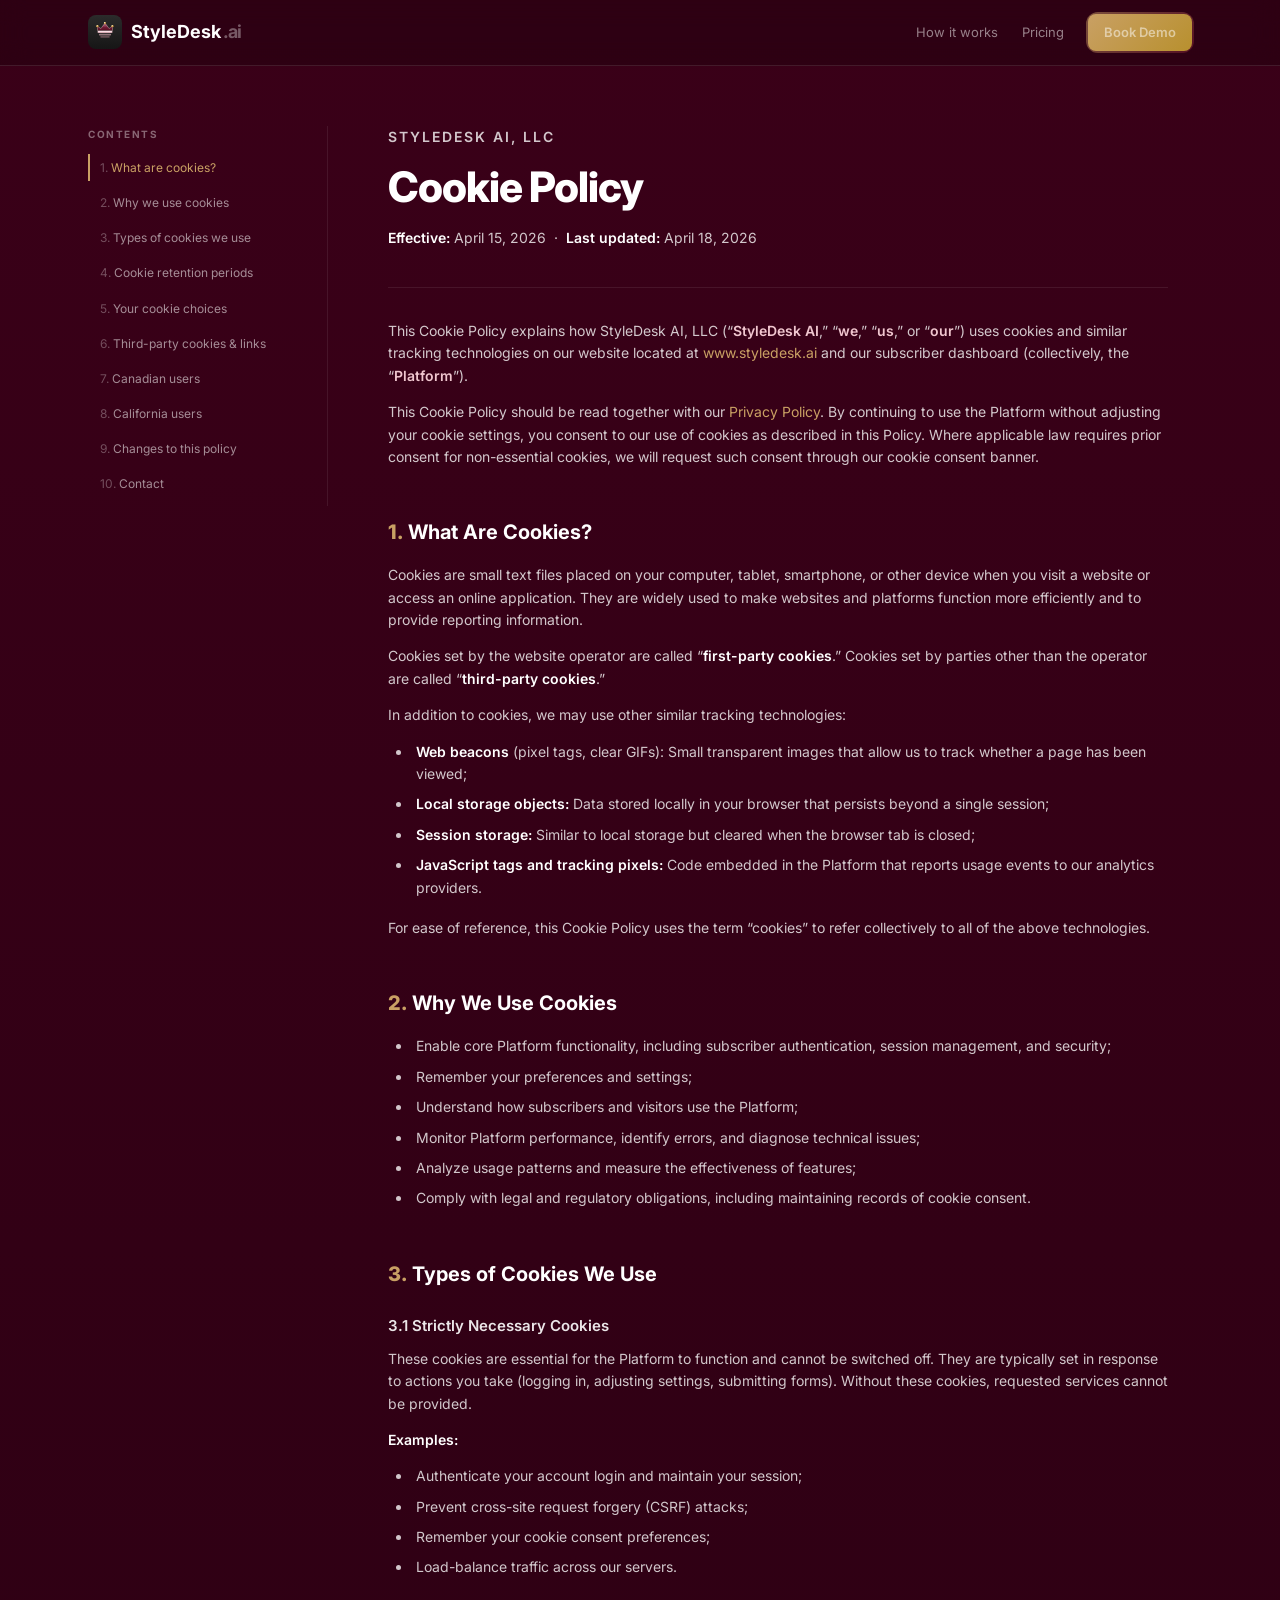
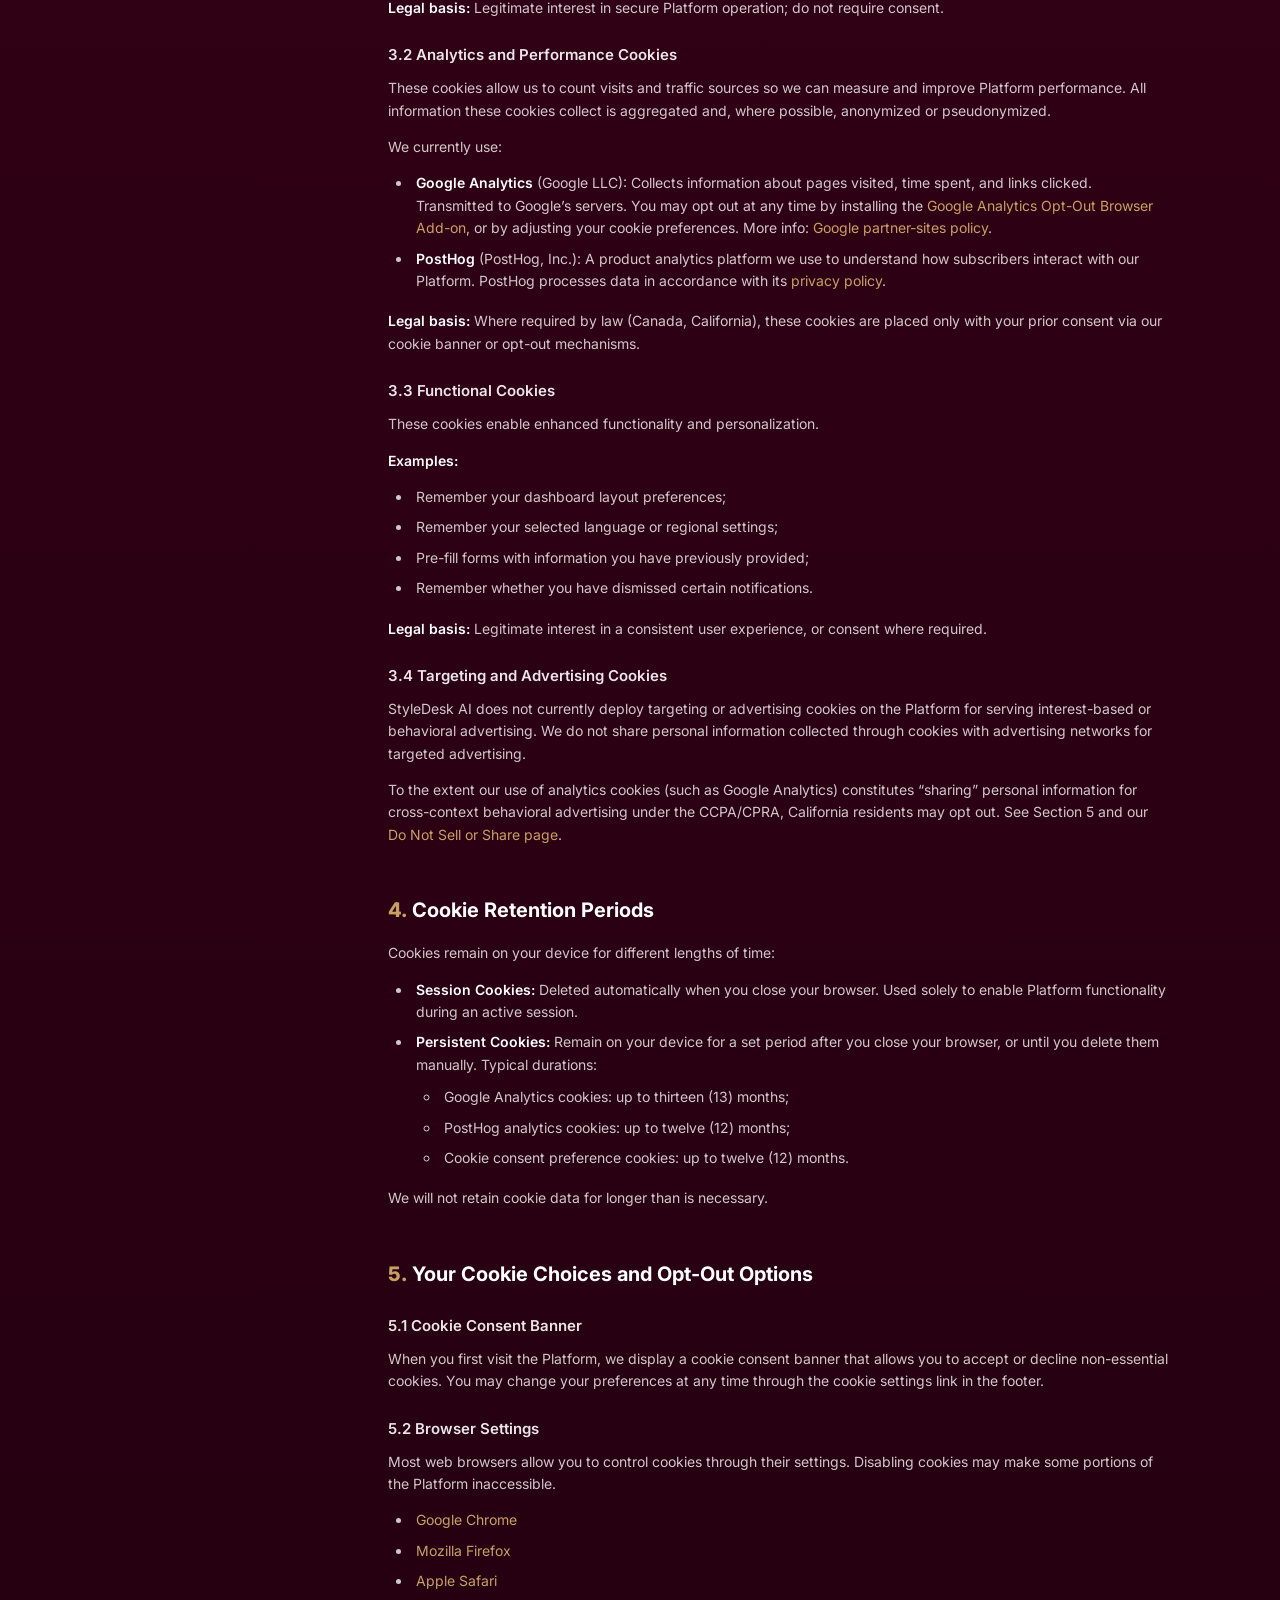
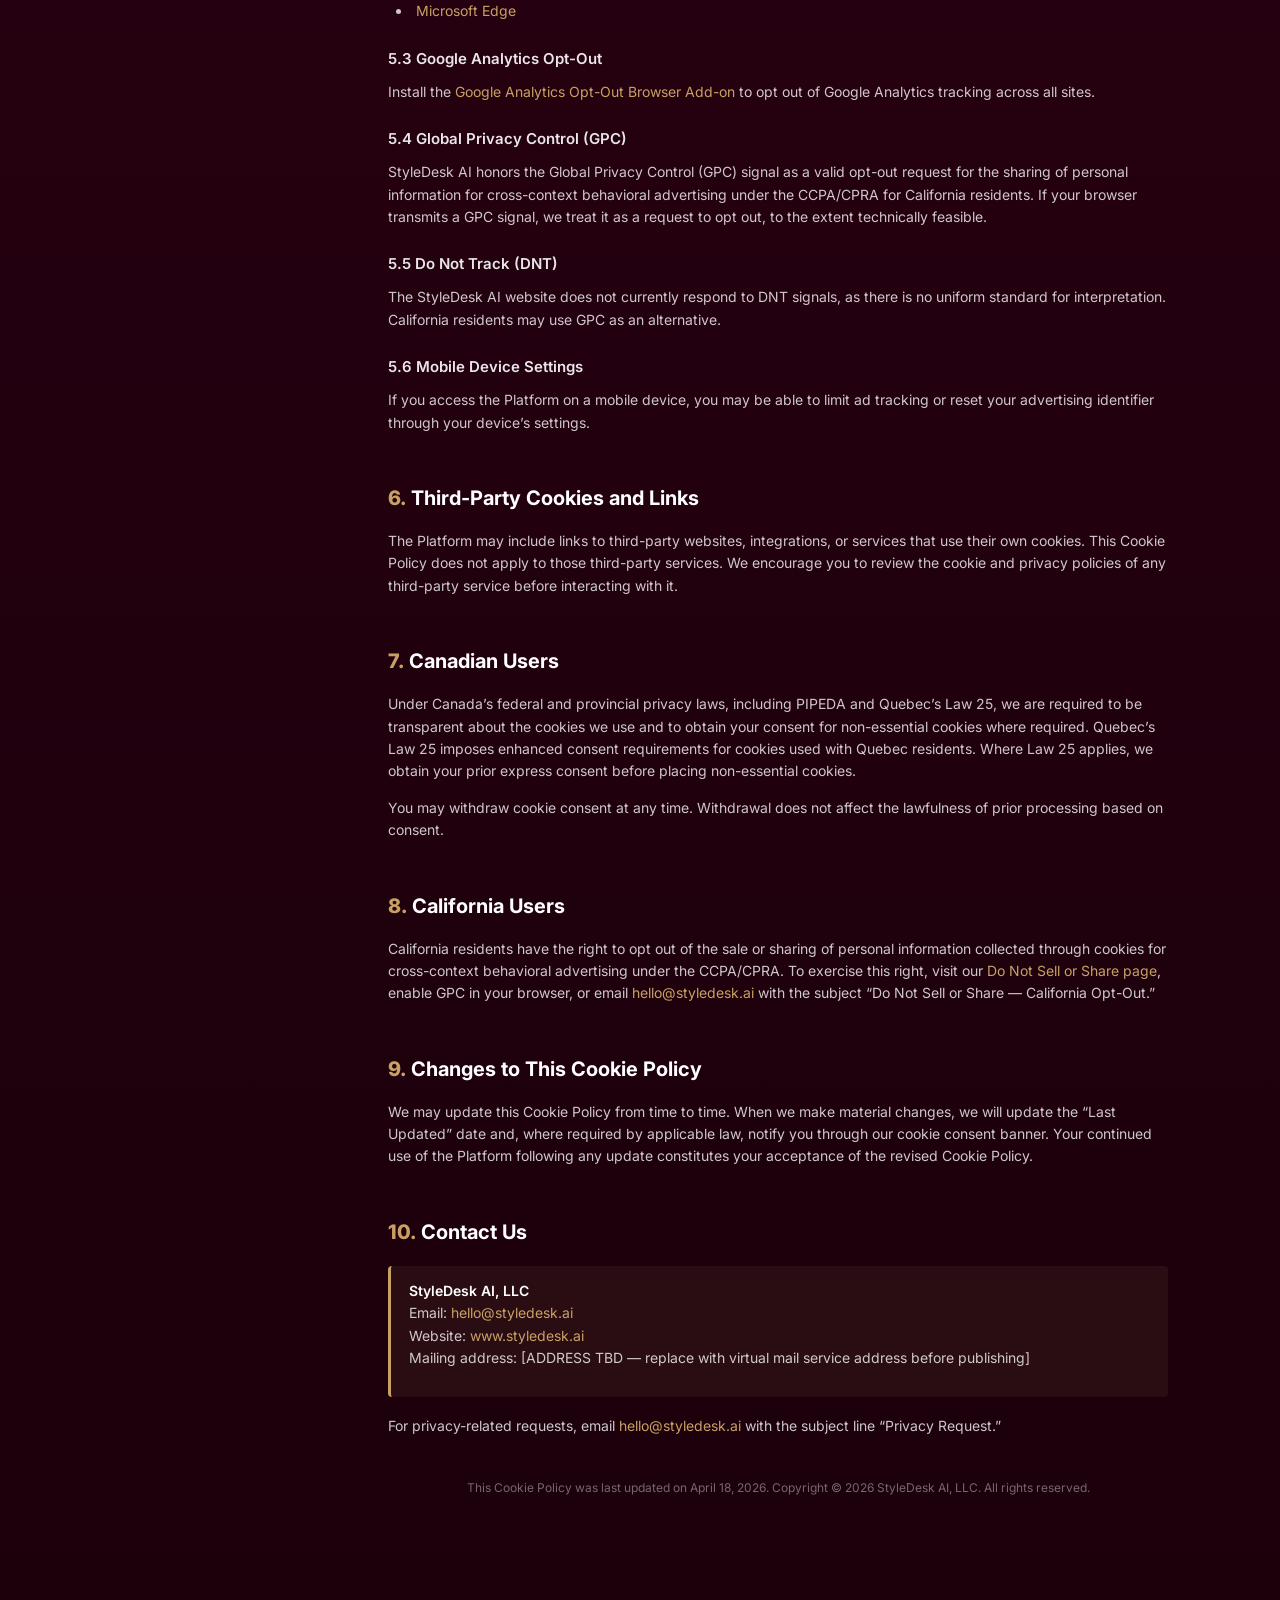
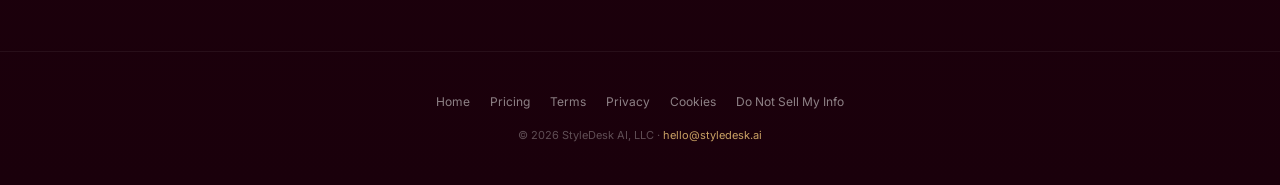
<file: cookies.html>
<!DOCTYPE html>
<html lang="en">
<head>
<meta charset="UTF-8"/>
<meta name="viewport" content="width=device-width, initial-scale=1.0"/>
<link rel="icon" type="image/svg+xml" href="/styledesk-logo.svg"/>
<link rel="icon" type="image/png" sizes="32x32" href="/styledesk-logo.png"/>
<link rel="apple-touch-icon" href="/styledesk-logo.png"/>
<title>Cookie Policy &mdash; StyleDesk.ai</title>
<link rel="preconnect" href="https://fonts.googleapis.com"/>
<link rel="preconnect" href="https://fonts.gstatic.com" crossorigin/>
<link href="https://fonts.googleapis.com/css2?family=Inter:wght@300;400;500;600;700;800;900&display=swap" rel="stylesheet"/>
<link rel="stylesheet" href="/legal.css"/>
</head>
<body>

<header class="site-nav">
  <div class="header-inner">
    <a href="/" class="logo">
      <img src="/styledesk-logo.svg" width="34" height="34" alt="" style="flex-shrink:0;margin-right:5px;display:block"/>
      StyleDesk<span>.ai</span>
    </a>
    <div class="header-nav">
      <a href="/#how">How it works</a>
      <a href="/#pricing">Pricing</a>
      <span class="btn-glow"><a href="https://meetings-na2.hubspot.com/tabish-akbar" target="_blank" rel="noopener noreferrer" class="header-btn">Book Demo</a></span>
    </div>
  </div>
</header>

<div class="legal-wrap">
  <aside class="toc" aria-label="Section navigation">
    <h3>Contents</h3>
    <ol>
      <li><a href="#s1">What are cookies?</a></li>
      <li><a href="#s2">Why we use cookies</a></li>
      <li><a href="#s3">Types of cookies we use</a></li>
      <li><a href="#s4">Cookie retention periods</a></li>
      <li><a href="#s5">Your cookie choices</a></li>
      <li><a href="#s6">Third-party cookies &amp; links</a></li>
      <li><a href="#s7">Canadian users</a></li>
      <li><a href="#s8">California users</a></li>
      <li><a href="#s9">Changes to this policy</a></li>
      <li><a href="#s10">Contact</a></li>
    </ol>
  </aside>

  <main class="legal-content">
    <div class="legal-header">
      <p class="legal-eyebrow">StyleDesk AI, LLC</p>
      <h1 class="legal-title">Cookie Policy</h1>
      <p class="legal-dates"><strong>Effective:</strong> April 15, 2026 &nbsp;&middot;&nbsp; <strong>Last updated:</strong> April 18, 2026</p>
    </div>

    <p>This Cookie Policy explains how StyleDesk AI, LLC (&ldquo;<span class="defined">StyleDesk AI</span>,&rdquo; &ldquo;<span class="defined">we</span>,&rdquo; &ldquo;<span class="defined">us</span>,&rdquo; or &ldquo;<span class="defined">our</span>&rdquo;) uses cookies and similar tracking technologies on our website located at <a href="/">www.styledesk.ai</a> and our subscriber dashboard (collectively, the &ldquo;<span class="defined">Platform</span>&rdquo;).</p>
    <p>This Cookie Policy should be read together with our <a href="/privacy.html">Privacy Policy</a>. By continuing to use the Platform without adjusting your cookie settings, you consent to our use of cookies as described in this Policy. Where applicable law requires prior consent for non-essential cookies, we will request such consent through our cookie consent banner.</p>

    <h2 id="s1">What Are Cookies?</h2>
    <p>Cookies are small text files placed on your computer, tablet, smartphone, or other device when you visit a website or access an online application. They are widely used to make websites and platforms function more efficiently and to provide reporting information.</p>
    <p>Cookies set by the website operator are called &ldquo;<strong>first-party cookies</strong>.&rdquo; Cookies set by parties other than the operator are called &ldquo;<strong>third-party cookies</strong>.&rdquo;</p>
    <p>In addition to cookies, we may use other similar tracking technologies:</p>
    <ul>
      <li><strong>Web beacons</strong> (pixel tags, clear GIFs): Small transparent images that allow us to track whether a page has been viewed;</li>
      <li><strong>Local storage objects:</strong> Data stored locally in your browser that persists beyond a single session;</li>
      <li><strong>Session storage:</strong> Similar to local storage but cleared when the browser tab is closed;</li>
      <li><strong>JavaScript tags and tracking pixels:</strong> Code embedded in the Platform that reports usage events to our analytics providers.</li>
    </ul>
    <p>For ease of reference, this Cookie Policy uses the term &ldquo;cookies&rdquo; to refer collectively to all of the above technologies.</p>

    <h2 id="s2">Why We Use Cookies</h2>
    <ul>
      <li>Enable core Platform functionality, including subscriber authentication, session management, and security;</li>
      <li>Remember your preferences and settings;</li>
      <li>Understand how subscribers and visitors use the Platform;</li>
      <li>Monitor Platform performance, identify errors, and diagnose technical issues;</li>
      <li>Analyze usage patterns and measure the effectiveness of features;</li>
      <li>Comply with legal and regulatory obligations, including maintaining records of cookie consent.</li>
    </ul>

    <h2 id="s3">Types of Cookies We Use</h2>
    <h3>3.1 Strictly Necessary Cookies</h3>
    <p>These cookies are essential for the Platform to function and cannot be switched off. They are typically set in response to actions you take (logging in, adjusting settings, submitting forms). Without these cookies, requested services cannot be provided.</p>
    <p><strong>Examples:</strong></p>
    <ul>
      <li>Authenticate your account login and maintain your session;</li>
      <li>Prevent cross-site request forgery (CSRF) attacks;</li>
      <li>Remember your cookie consent preferences;</li>
      <li>Load-balance traffic across our servers.</li>
    </ul>
    <p><strong>Legal basis:</strong> Legitimate interest in secure Platform operation; do not require consent.</p>

    <h3>3.2 Analytics and Performance Cookies</h3>
    <p>These cookies allow us to count visits and traffic sources so we can measure and improve Platform performance. All information these cookies collect is aggregated and, where possible, anonymized or pseudonymized.</p>
    <p>We currently use:</p>
    <ul>
      <li><strong>Google Analytics</strong> (Google LLC): Collects information about pages visited, time spent, and links clicked. Transmitted to Google&rsquo;s servers. You may opt out at any time by installing the <a href="https://tools.google.com/dlpage/gaoptout" target="_blank" rel="noopener">Google Analytics Opt-Out Browser Add-on</a>, or by adjusting your cookie preferences. More info: <a href="https://policies.google.com/technologies/partner-sites" target="_blank" rel="noopener">Google partner-sites policy</a>.</li>
      <li><strong>PostHog</strong> (PostHog, Inc.): A product analytics platform we use to understand how subscribers interact with our Platform. PostHog processes data in accordance with its <a href="https://posthog.com/privacy" target="_blank" rel="noopener">privacy policy</a>.</li>
    </ul>
    <p><strong>Legal basis:</strong> Where required by law (Canada, California), these cookies are placed only with your prior consent via our cookie banner or opt-out mechanisms.</p>

    <h3>3.3 Functional Cookies</h3>
    <p>These cookies enable enhanced functionality and personalization.</p>
    <p><strong>Examples:</strong></p>
    <ul>
      <li>Remember your dashboard layout preferences;</li>
      <li>Remember your selected language or regional settings;</li>
      <li>Pre-fill forms with information you have previously provided;</li>
      <li>Remember whether you have dismissed certain notifications.</li>
    </ul>
    <p><strong>Legal basis:</strong> Legitimate interest in a consistent user experience, or consent where required.</p>

    <h3>3.4 Targeting and Advertising Cookies</h3>
    <p>StyleDesk AI does not currently deploy targeting or advertising cookies on the Platform for serving interest-based or behavioral advertising. We do not share personal information collected through cookies with advertising networks for targeted advertising.</p>
    <p>To the extent our use of analytics cookies (such as Google Analytics) constitutes &ldquo;sharing&rdquo; personal information for cross-context behavioral advertising under the CCPA/CPRA, California residents may opt out. See Section 5 and our <a href="/do-not-sell.html">Do Not Sell or Share page</a>.</p>

    <h2 id="s4">Cookie Retention Periods</h2>
    <p>Cookies remain on your device for different lengths of time:</p>
    <ul>
      <li><strong>Session Cookies:</strong> Deleted automatically when you close your browser. Used solely to enable Platform functionality during an active session.</li>
      <li><strong>Persistent Cookies:</strong> Remain on your device for a set period after you close your browser, or until you delete them manually. Typical durations:
        <ul>
          <li>Google Analytics cookies: up to thirteen (13) months;</li>
          <li>PostHog analytics cookies: up to twelve (12) months;</li>
          <li>Cookie consent preference cookies: up to twelve (12) months.</li>
        </ul>
      </li>
    </ul>
    <p>We will not retain cookie data for longer than is necessary.</p>

    <h2 id="s5">Your Cookie Choices and Opt-Out Options</h2>
    <h3>5.1 Cookie Consent Banner</h3>
    <p>When you first visit the Platform, we display a cookie consent banner that allows you to accept or decline non-essential cookies. You may change your preferences at any time through the cookie settings link in the footer.</p>
    <h3>5.2 Browser Settings</h3>
    <p>Most web browsers allow you to control cookies through their settings. Disabling cookies may make some portions of the Platform inaccessible.</p>
    <ul>
      <li><a href="https://support.google.com/chrome/answer/95647" target="_blank" rel="noopener">Google Chrome</a></li>
      <li><a href="https://support.mozilla.org/en-US/kb/enable-and-disable-cookies-website-preferences" target="_blank" rel="noopener">Mozilla Firefox</a></li>
      <li><a href="https://support.apple.com/guide/safari/manage-cookies-sfri11471/mac" target="_blank" rel="noopener">Apple Safari</a></li>
      <li><a href="https://support.microsoft.com/en-us/microsoft-edge/delete-cookies-in-microsoft-edge" target="_blank" rel="noopener">Microsoft Edge</a></li>
    </ul>
    <h3>5.3 Google Analytics Opt-Out</h3>
    <p>Install the <a href="https://tools.google.com/dlpage/gaoptout" target="_blank" rel="noopener">Google Analytics Opt-Out Browser Add-on</a> to opt out of Google Analytics tracking across all sites.</p>
    <h3>5.4 Global Privacy Control (GPC)</h3>
    <p>StyleDesk AI honors the Global Privacy Control (GPC) signal as a valid opt-out request for the sharing of personal information for cross-context behavioral advertising under the CCPA/CPRA for California residents. If your browser transmits a GPC signal, we treat it as a request to opt out, to the extent technically feasible.</p>
    <h3>5.5 Do Not Track (DNT)</h3>
    <p>The StyleDesk AI website does not currently respond to DNT signals, as there is no uniform standard for interpretation. California residents may use GPC as an alternative.</p>
    <h3>5.6 Mobile Device Settings</h3>
    <p>If you access the Platform on a mobile device, you may be able to limit ad tracking or reset your advertising identifier through your device&rsquo;s settings.</p>

    <h2 id="s6">Third-Party Cookies and Links</h2>
    <p>The Platform may include links to third-party websites, integrations, or services that use their own cookies. This Cookie Policy does not apply to those third-party services. We encourage you to review the cookie and privacy policies of any third-party service before interacting with it.</p>

    <h2 id="s7">Canadian Users</h2>
    <p>Under Canada&rsquo;s federal and provincial privacy laws, including PIPEDA and Quebec&rsquo;s Law 25, we are required to be transparent about the cookies we use and to obtain your consent for non-essential cookies where required. Quebec&rsquo;s Law 25 imposes enhanced consent requirements for cookies used with Quebec residents. Where Law 25 applies, we obtain your prior express consent before placing non-essential cookies.</p>
    <p>You may withdraw cookie consent at any time. Withdrawal does not affect the lawfulness of prior processing based on consent.</p>

    <h2 id="s8">California Users</h2>
    <p>California residents have the right to opt out of the sale or sharing of personal information collected through cookies for cross-context behavioral advertising under the CCPA/CPRA. To exercise this right, visit our <a href="/do-not-sell.html">Do Not Sell or Share page</a>, enable GPC in your browser, or email <a href="mailto:hello@styledesk.ai">hello@styledesk.ai</a> with the subject &ldquo;Do Not Sell or Share &mdash; California Opt-Out.&rdquo;</p>

    <h2 id="s9">Changes to This Cookie Policy</h2>
    <p>We may update this Cookie Policy from time to time. When we make material changes, we will update the &ldquo;Last Updated&rdquo; date and, where required by applicable law, notify you through our cookie consent banner. Your continued use of the Platform following any update constitutes your acceptance of the revised Cookie Policy.</p>

    <h2 id="s10">Contact Us</h2>
    <div class="note">
      <p><strong>StyleDesk AI, LLC</strong><br>
      Email: <a href="mailto:hello@styledesk.ai">hello@styledesk.ai</a><br>
      Website: <a href="/">www.styledesk.ai</a><br>
      Mailing address: [ADDRESS TBD &mdash; replace with virtual mail service address before publishing]</p>
    </div>
    <p>For privacy-related requests, email <a href="mailto:hello@styledesk.ai">hello@styledesk.ai</a> with the subject line &ldquo;Privacy Request.&rdquo;</p>

    <p style="margin-top:40px; font-size: 12px; color: rgba(255,255,255,0.4); text-align: center;">This Cookie Policy was last updated on April 18, 2026. Copyright &copy; 2026 StyleDesk AI, LLC. All rights reserved.</p>
  </main>
</div>

<footer>
  <div class="footer-inner">
    <div class="footer-links">
      <a href="/">Home</a>
      <a href="/#pricing">Pricing</a>
      <a href="/terms.html">Terms</a>
      <a href="/privacy.html">Privacy</a>
      <a href="/cookies.html">Cookies</a>
      <a href="/do-not-sell.html">Do Not Sell My Info</a>
    </div>
    <div class="footer-contact">&copy; 2026 StyleDesk AI, LLC &middot; <a href="mailto:hello@styledesk.ai">hello@styledesk.ai</a></div>
  </div>
</footer>

<script>
  (function() {
    const links = document.querySelectorAll('.toc a');
    const sections = Array.from(document.querySelectorAll('.legal-content h2[id]'));
    function update() {
      const scroll = window.scrollY + 120;
      let current = sections[0]?.id;
      for (const s of sections) { if (s.offsetTop <= scroll) current = s.id; }
      links.forEach(a => { a.classList.toggle('active', a.getAttribute('href') === '#' + current); });
    }
    // Intercept TOC clicks: smooth-scroll without pushing to history, so
    // the browser back button leaves the page in one click (otherwise each
    // section jump adds a history entry that back has to step through).
    links.forEach(a => {
      a.addEventListener('click', function(e) {
        const href = a.getAttribute('href');
        if (!href || !href.startsWith('#')) return;
        const target = document.querySelector(href);
        if (!target) return;
        e.preventDefault();
        const y = target.getBoundingClientRect().top + window.scrollY - 90;
        window.scrollTo({ top: y, behavior: 'smooth' });
        history.replaceState(null, '', href);
      });
    });
    window.addEventListener('scroll', update, { passive: true });
    update();
  })();
</script>
</body>
</html>
</file>
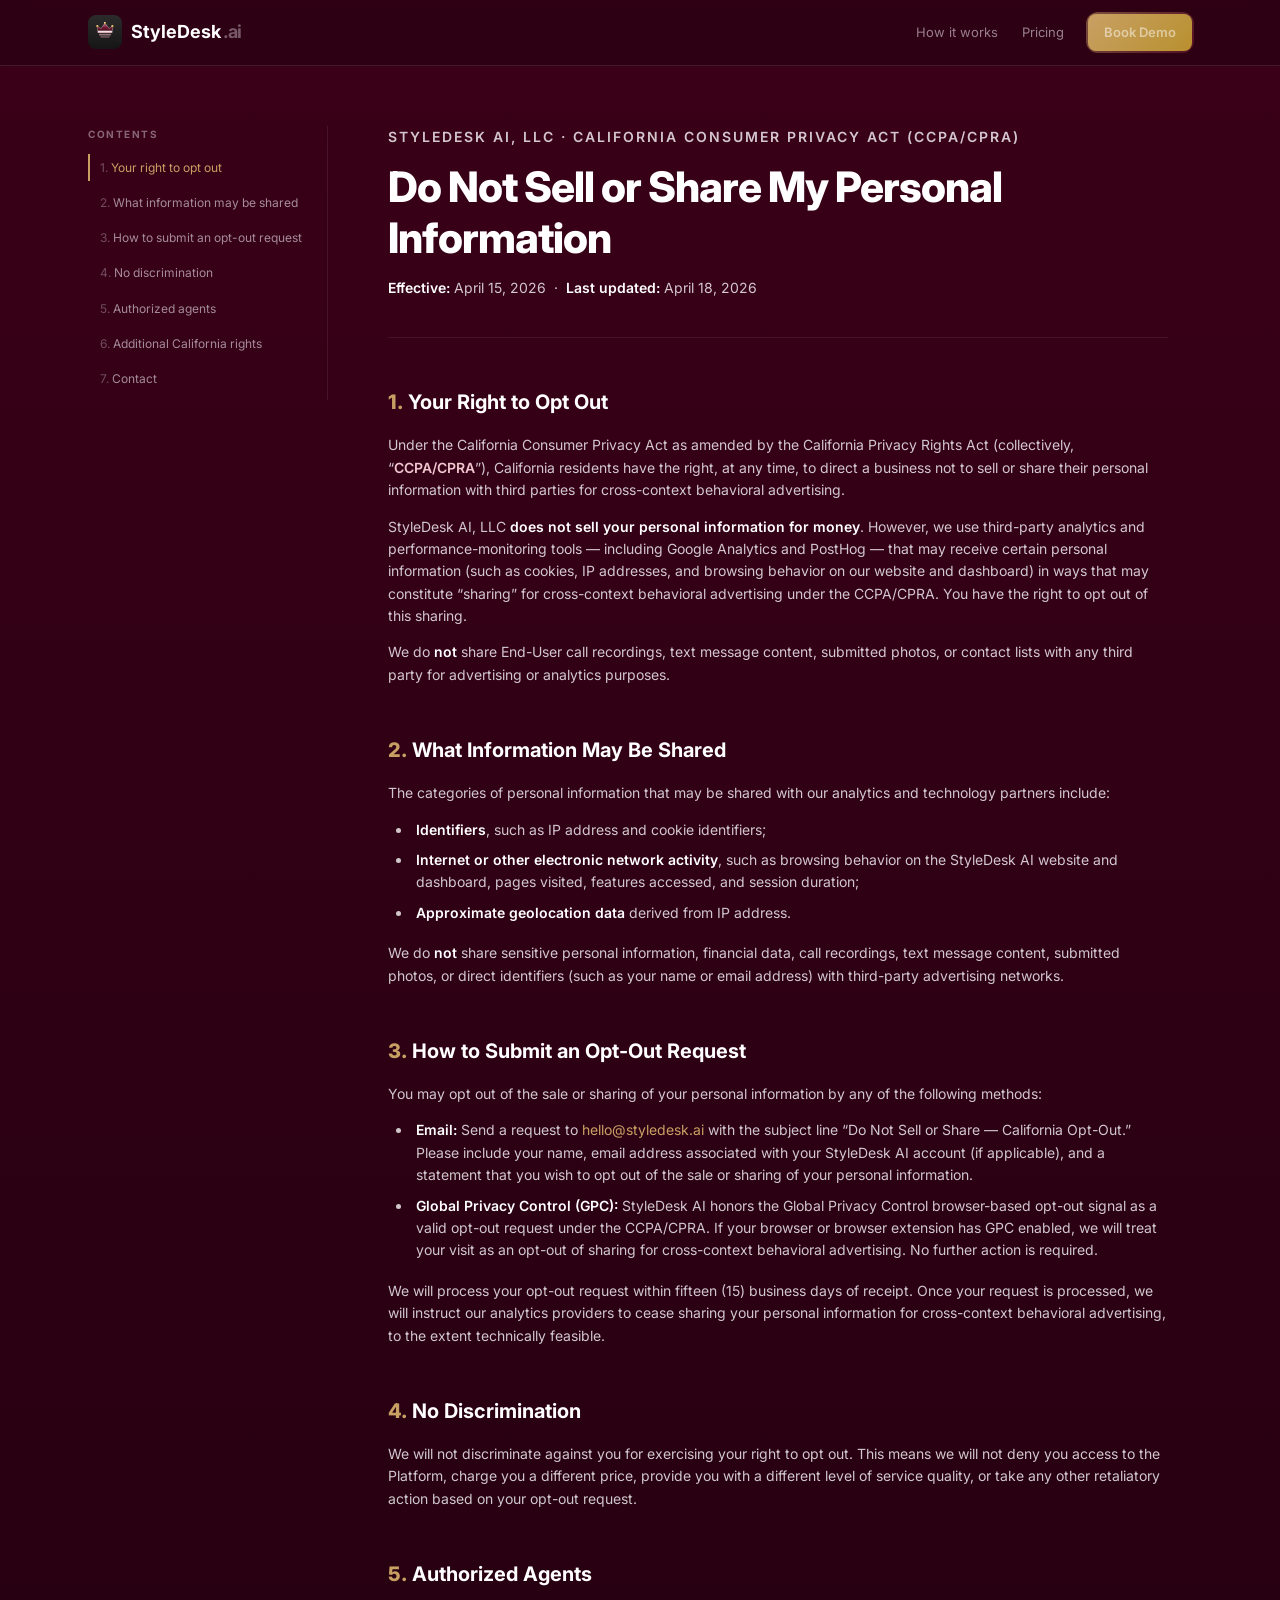
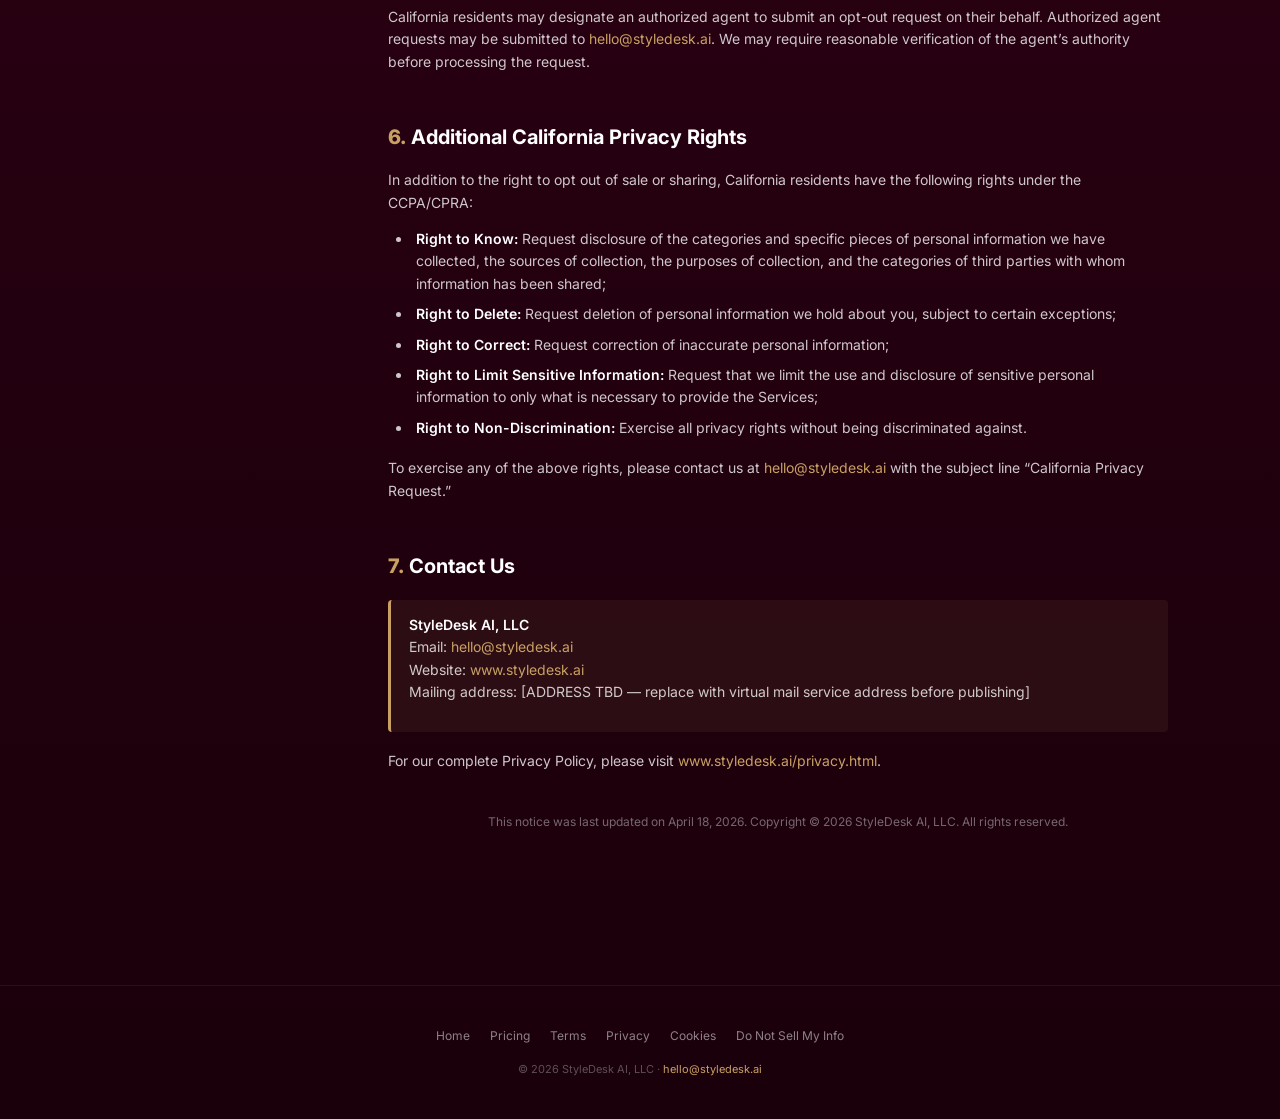
<file: do-not-sell.html>
<!DOCTYPE html>
<html lang="en">
<head>
<meta charset="UTF-8"/>
<meta name="viewport" content="width=device-width, initial-scale=1.0"/>
<link rel="icon" type="image/svg+xml" href="/styledesk-logo.svg"/>
<link rel="icon" type="image/png" sizes="32x32" href="/styledesk-logo.png"/>
<link rel="apple-touch-icon" href="/styledesk-logo.png"/>
<title>Do Not Sell or Share My Personal Information &mdash; StyleDesk.ai</title>
<link rel="preconnect" href="https://fonts.googleapis.com"/>
<link rel="preconnect" href="https://fonts.gstatic.com" crossorigin/>
<link href="https://fonts.googleapis.com/css2?family=Inter:wght@300;400;500;600;700;800;900&display=swap" rel="stylesheet"/>
<link rel="stylesheet" href="/legal.css"/>
</head>
<body>

<header class="site-nav">
  <div class="header-inner">
    <a href="/" class="logo">
      <img src="/styledesk-logo.svg" width="34" height="34" alt="" style="flex-shrink:0;margin-right:5px;display:block"/>
      StyleDesk<span>.ai</span>
    </a>
    <div class="header-nav">
      <a href="/#how">How it works</a>
      <a href="/#pricing">Pricing</a>
      <span class="btn-glow"><a href="https://meetings-na2.hubspot.com/tabish-akbar" target="_blank" rel="noopener noreferrer" class="header-btn">Book Demo</a></span>
    </div>
  </div>
</header>

<div class="legal-wrap">
  <aside class="toc" aria-label="Section navigation">
    <h3>Contents</h3>
    <ol>
      <li><a href="#s1">Your right to opt out</a></li>
      <li><a href="#s2">What information may be shared</a></li>
      <li><a href="#s3">How to submit an opt-out request</a></li>
      <li><a href="#s4">No discrimination</a></li>
      <li><a href="#s5">Authorized agents</a></li>
      <li><a href="#s6">Additional California rights</a></li>
      <li><a href="#s7">Contact</a></li>
    </ol>
  </aside>

  <main class="legal-content">
    <div class="legal-header">
      <p class="legal-eyebrow">StyleDesk AI, LLC &middot; California Consumer Privacy Act (CCPA/CPRA)</p>
      <h1 class="legal-title">Do Not Sell or Share My Personal Information</h1>
      <p class="legal-dates"><strong>Effective:</strong> April 15, 2026 &nbsp;&middot;&nbsp; <strong>Last updated:</strong> April 18, 2026</p>
    </div>

    <h2 id="s1">Your Right to Opt Out</h2>
    <p>Under the California Consumer Privacy Act as amended by the California Privacy Rights Act (collectively, &ldquo;<span class="defined">CCPA/CPRA</span>&rdquo;), California residents have the right, at any time, to direct a business not to sell or share their personal information with third parties for cross-context behavioral advertising.</p>
    <p>StyleDesk AI, LLC <strong>does not sell your personal information for money</strong>. However, we use third-party analytics and performance-monitoring tools &mdash; including Google Analytics and PostHog &mdash; that may receive certain personal information (such as cookies, IP addresses, and browsing behavior on our website and dashboard) in ways that may constitute &ldquo;sharing&rdquo; for cross-context behavioral advertising under the CCPA/CPRA. You have the right to opt out of this sharing.</p>
    <p>We do <strong>not</strong> share End-User call recordings, text message content, submitted photos, or contact lists with any third party for advertising or analytics purposes.</p>

    <h2 id="s2">What Information May Be Shared</h2>
    <p>The categories of personal information that may be shared with our analytics and technology partners include:</p>
    <ul>
      <li><strong>Identifiers</strong>, such as IP address and cookie identifiers;</li>
      <li><strong>Internet or other electronic network activity</strong>, such as browsing behavior on the StyleDesk AI website and dashboard, pages visited, features accessed, and session duration;</li>
      <li><strong>Approximate geolocation data</strong> derived from IP address.</li>
    </ul>
    <p>We do <strong>not</strong> share sensitive personal information, financial data, call recordings, text message content, submitted photos, or direct identifiers (such as your name or email address) with third-party advertising networks.</p>

    <h2 id="s3">How to Submit an Opt-Out Request</h2>
    <p>You may opt out of the sale or sharing of your personal information by any of the following methods:</p>
    <ul>
      <li><strong>Email:</strong> Send a request to <a href="mailto:hello@styledesk.ai">hello@styledesk.ai</a> with the subject line &ldquo;Do Not Sell or Share &mdash; California Opt-Out.&rdquo; Please include your name, email address associated with your StyleDesk AI account (if applicable), and a statement that you wish to opt out of the sale or sharing of your personal information.</li>
      <li><strong>Global Privacy Control (GPC):</strong> StyleDesk AI honors the Global Privacy Control browser-based opt-out signal as a valid opt-out request under the CCPA/CPRA. If your browser or browser extension has GPC enabled, we will treat your visit as an opt-out of sharing for cross-context behavioral advertising. No further action is required.</li>
    </ul>
    <p>We will process your opt-out request within fifteen (15) business days of receipt. Once your request is processed, we will instruct our analytics providers to cease sharing your personal information for cross-context behavioral advertising, to the extent technically feasible.</p>

    <h2 id="s4">No Discrimination</h2>
    <p>We will not discriminate against you for exercising your right to opt out. This means we will not deny you access to the Platform, charge you a different price, provide you with a different level of service quality, or take any other retaliatory action based on your opt-out request.</p>

    <h2 id="s5">Authorized Agents</h2>
    <p>California residents may designate an authorized agent to submit an opt-out request on their behalf. Authorized agent requests may be submitted to <a href="mailto:hello@styledesk.ai">hello@styledesk.ai</a>. We may require reasonable verification of the agent&rsquo;s authority before processing the request.</p>

    <h2 id="s6">Additional California Privacy Rights</h2>
    <p>In addition to the right to opt out of sale or sharing, California residents have the following rights under the CCPA/CPRA:</p>
    <ul>
      <li><strong>Right to Know:</strong> Request disclosure of the categories and specific pieces of personal information we have collected, the sources of collection, the purposes of collection, and the categories of third parties with whom information has been shared;</li>
      <li><strong>Right to Delete:</strong> Request deletion of personal information we hold about you, subject to certain exceptions;</li>
      <li><strong>Right to Correct:</strong> Request correction of inaccurate personal information;</li>
      <li><strong>Right to Limit Sensitive Information:</strong> Request that we limit the use and disclosure of sensitive personal information to only what is necessary to provide the Services;</li>
      <li><strong>Right to Non-Discrimination:</strong> Exercise all privacy rights without being discriminated against.</li>
    </ul>
    <p>To exercise any of the above rights, please contact us at <a href="mailto:hello@styledesk.ai">hello@styledesk.ai</a> with the subject line &ldquo;California Privacy Request.&rdquo;</p>

    <h2 id="s7">Contact Us</h2>
    <div class="note">
      <p><strong>StyleDesk AI, LLC</strong><br>
      Email: <a href="mailto:hello@styledesk.ai">hello@styledesk.ai</a><br>
      Website: <a href="/">www.styledesk.ai</a><br>
      Mailing address: [ADDRESS TBD &mdash; replace with virtual mail service address before publishing]</p>
    </div>
    <p>For our complete Privacy Policy, please visit <a href="/privacy.html">www.styledesk.ai/privacy.html</a>.</p>

    <p style="margin-top:40px; font-size: 12px; color: rgba(255,255,255,0.4); text-align: center;">This notice was last updated on April 18, 2026. Copyright &copy; 2026 StyleDesk AI, LLC. All rights reserved.</p>
  </main>
</div>

<footer>
  <div class="footer-inner">
    <div class="footer-links">
      <a href="/">Home</a>
      <a href="/#pricing">Pricing</a>
      <a href="/terms.html">Terms</a>
      <a href="/privacy.html">Privacy</a>
      <a href="/cookies.html">Cookies</a>
      <a href="/do-not-sell.html">Do Not Sell My Info</a>
    </div>
    <div class="footer-contact">&copy; 2026 StyleDesk AI, LLC &middot; <a href="mailto:hello@styledesk.ai">hello@styledesk.ai</a></div>
  </div>
</footer>

<script>
  (function() {
    const links = document.querySelectorAll('.toc a');
    const sections = Array.from(document.querySelectorAll('.legal-content h2[id]'));
    function update() {
      const scroll = window.scrollY + 120;
      let current = sections[0]?.id;
      for (const s of sections) { if (s.offsetTop <= scroll) current = s.id; }
      links.forEach(a => { a.classList.toggle('active', a.getAttribute('href') === '#' + current); });
    }
    // Intercept TOC clicks: smooth-scroll without pushing to history, so
    // the browser back button leaves the page in one click (otherwise each
    // section jump adds a history entry that back has to step through).
    links.forEach(a => {
      a.addEventListener('click', function(e) {
        const href = a.getAttribute('href');
        if (!href || !href.startsWith('#')) return;
        const target = document.querySelector(href);
        if (!target) return;
        e.preventDefault();
        const y = target.getBoundingClientRect().top + window.scrollY - 90;
        window.scrollTo({ top: y, behavior: 'smooth' });
        history.replaceState(null, '', href);
      });
    });
    window.addEventListener('scroll', update, { passive: true });
    update();
  })();
</script>
</body>
</html>
</file>
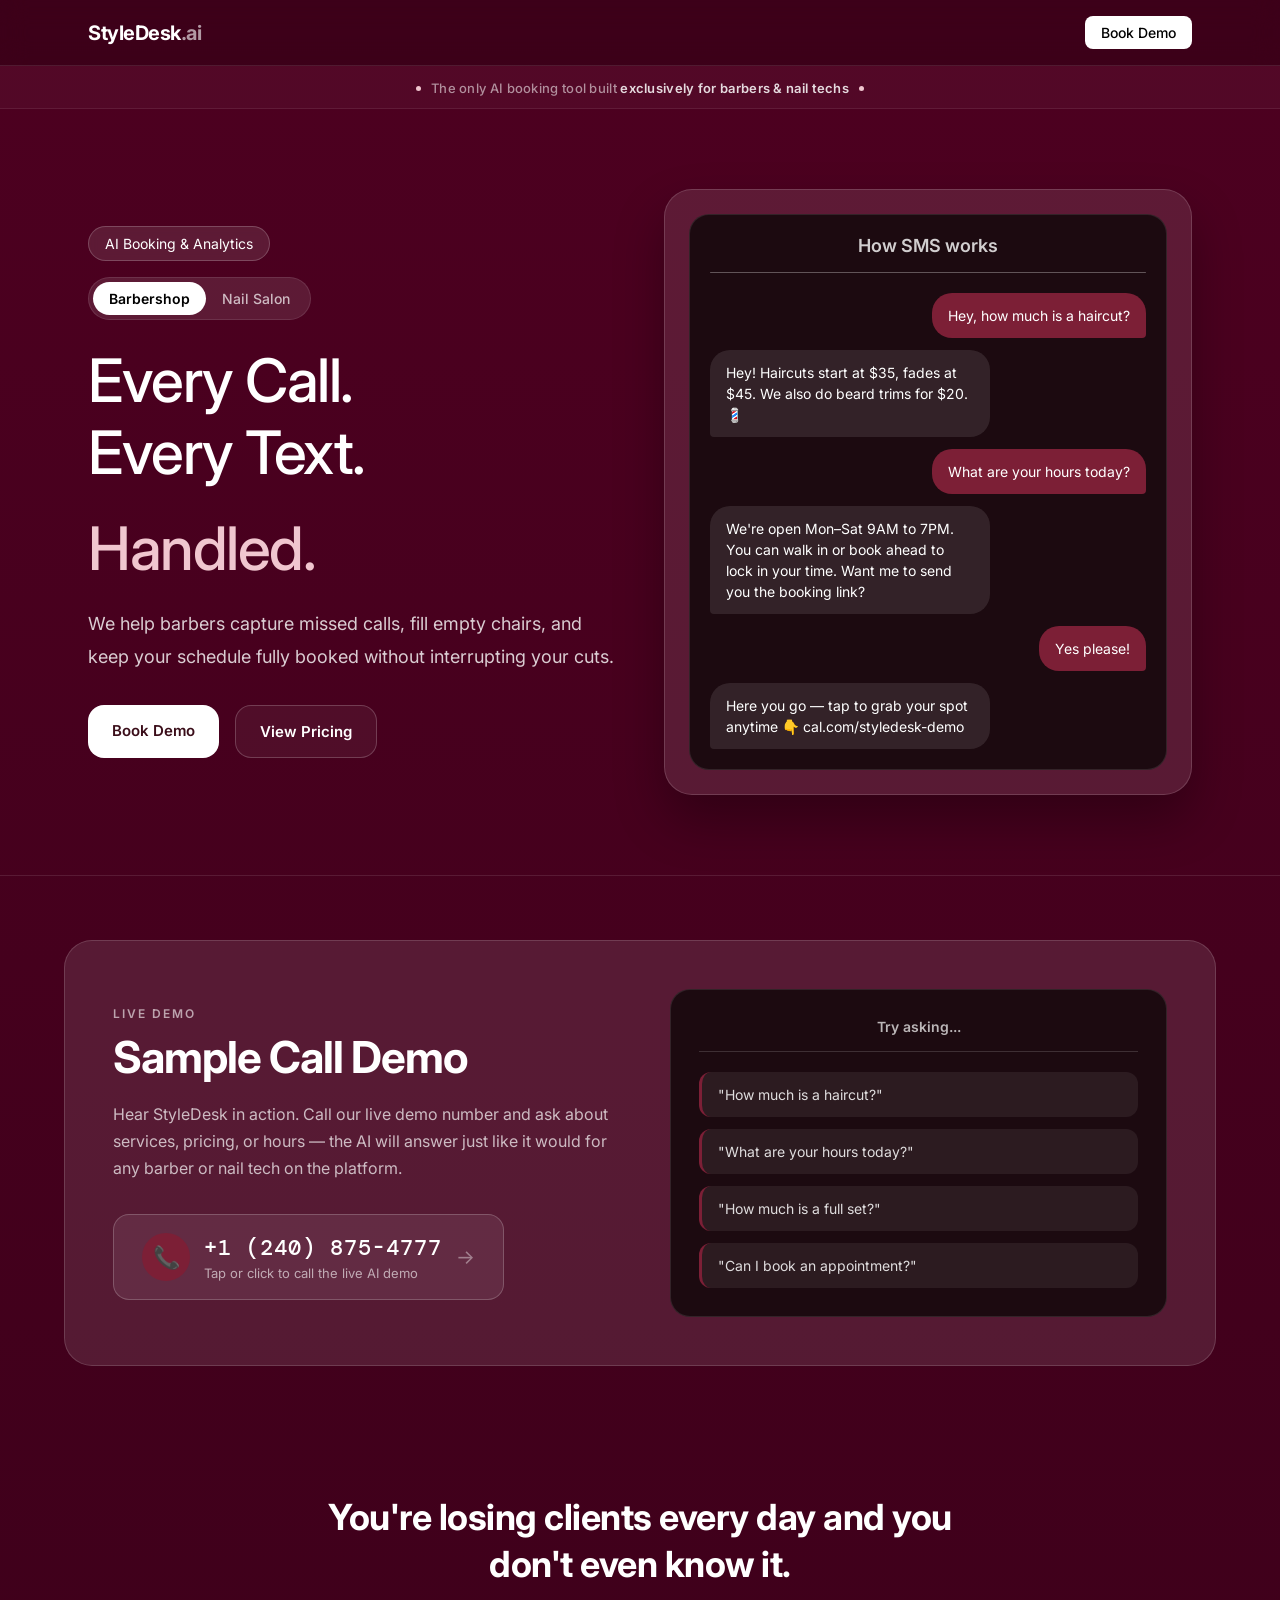
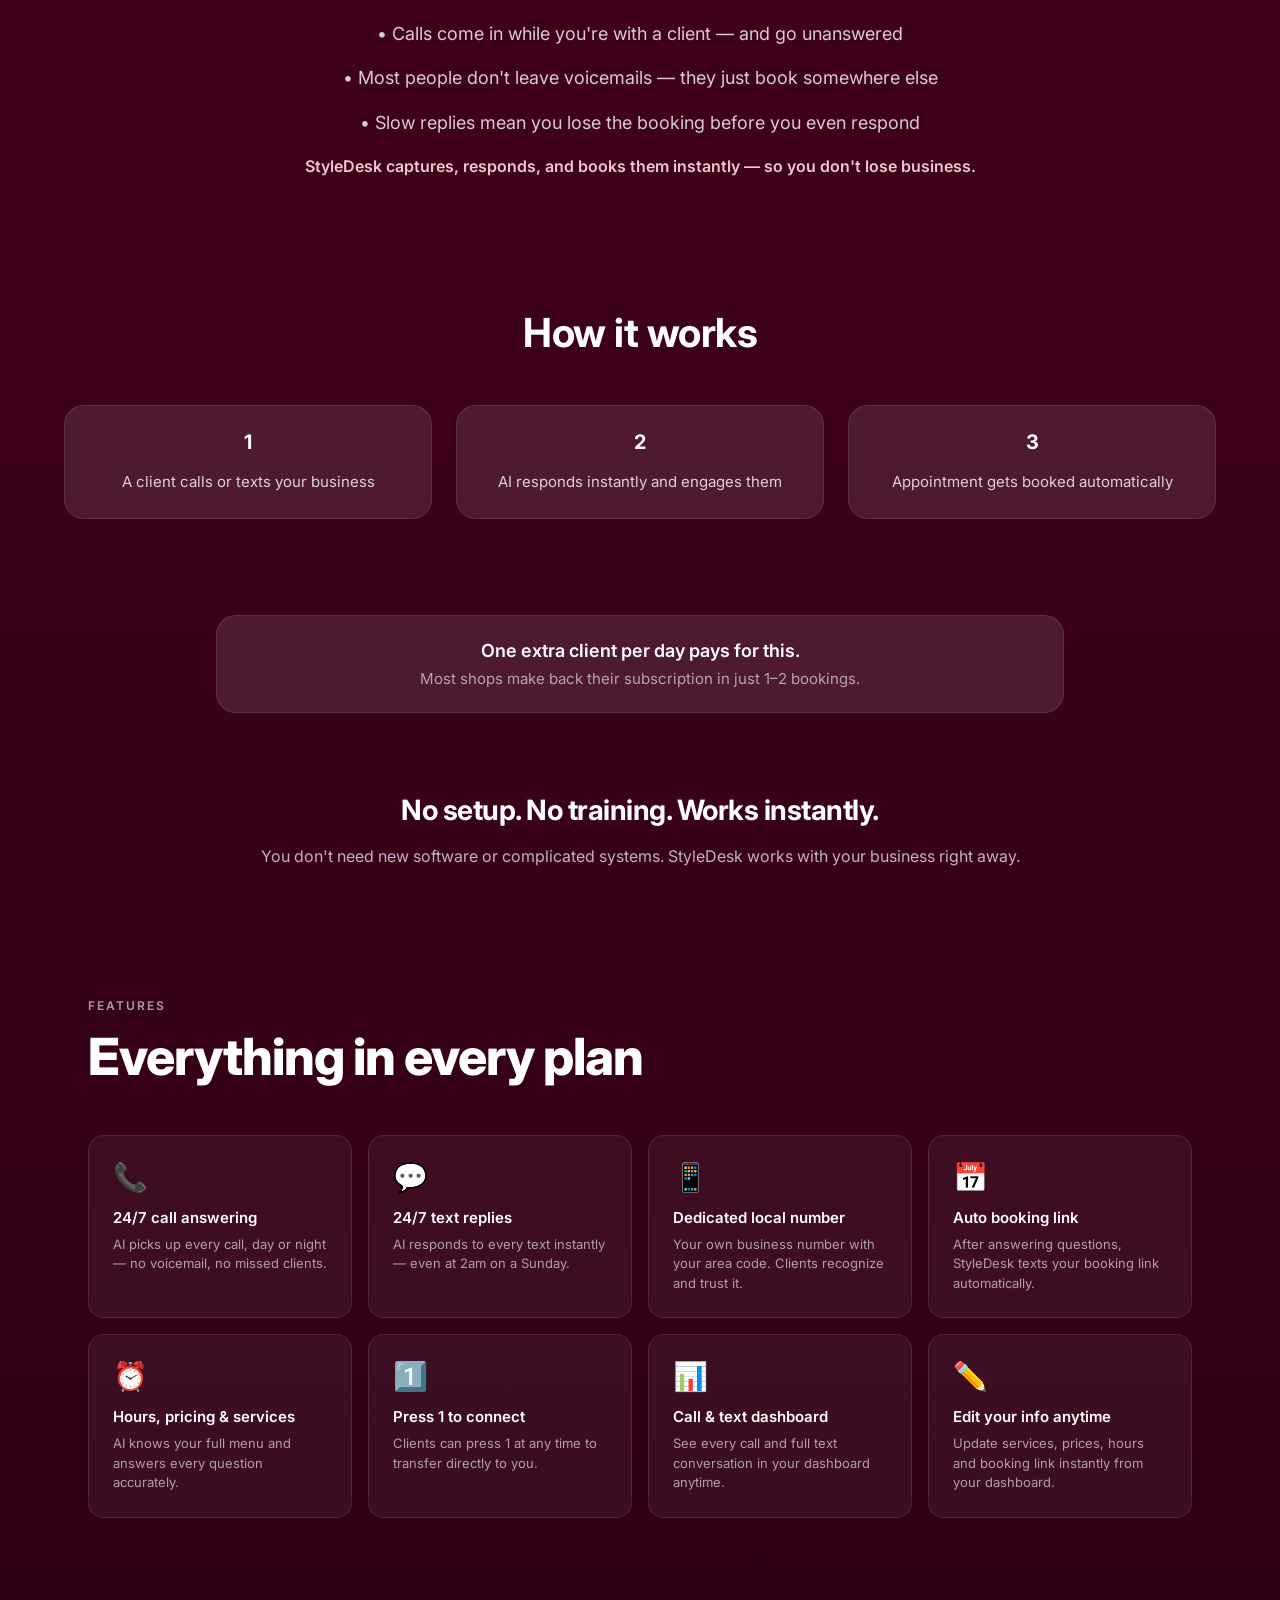
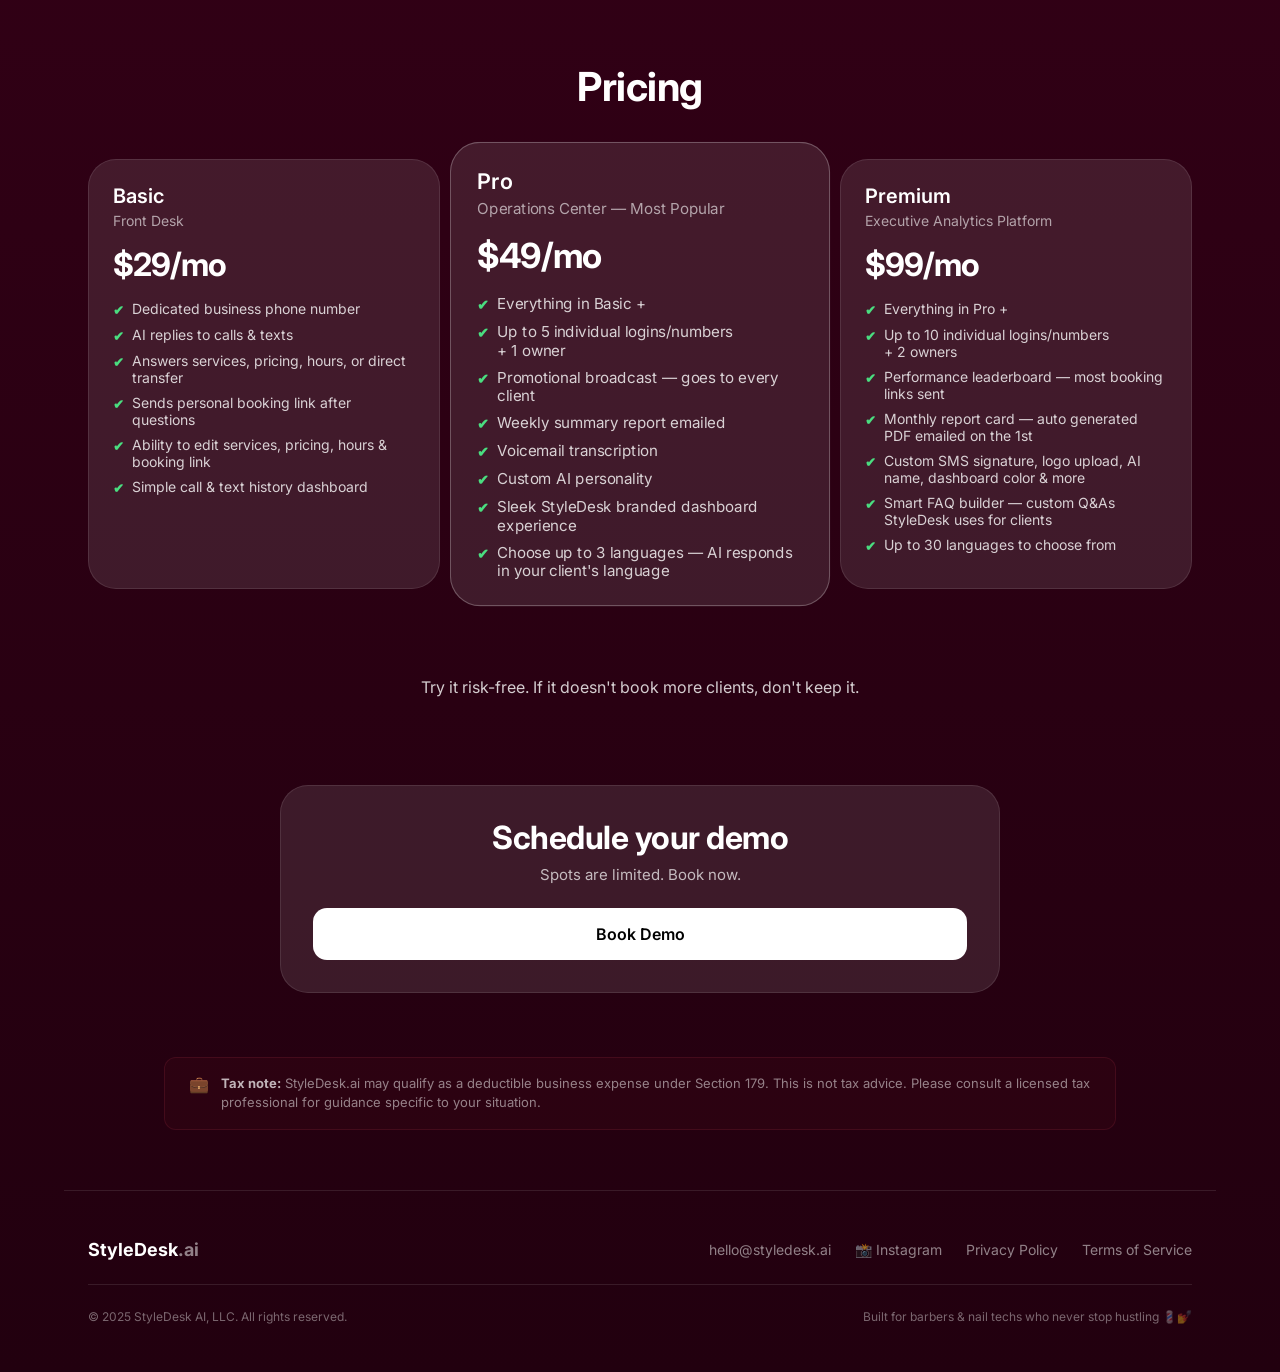
<file: index (11).html>
<!DOCTYPE html>
<html lang="en">
<head>
  <meta charset="UTF-8"/>
  <meta name="viewport" content="width=device-width, initial-scale=1.0"/>
  <title>StyleDesk.ai — AI Receptionist for Barbers & Nail Techs</title>
  <link rel="preconnect" href="https://fonts.googleapis.com"/>
  <link href="https://fonts.googleapis.com/css2?family=Inter:wght@300;400;500;600;700;800;900&family=DM+Mono:wght@400;500&display=swap" rel="stylesheet"/>
  <style>
    *, *::before, *::after { box-sizing: border-box; margin: 0; padding: 0; }
    :root {
      --maroon-dark: #4d1020; --maroon-mid: #3a0d19; --maroon-deep: #22070f;
      --maroon-btn: #7c1f36; --pink-light: #f0c6cf;
      --white: #ffffff; --black: #000000;
      --border: rgba(255,255,255,0.1); --bg-card: rgba(255,255,255,0.1);
    }
    html { scroll-behavior: smooth; }
    body { font-family: 'Inter', sans-serif; background: linear-gradient(to bottom, #4d0020, #3a0019, #22000f); min-height: 100vh; color: #fff; overflow-x: hidden; }

    header { position: sticky; top: 0; z-index: 50; width: 100%; border-bottom: 1px solid rgba(255,255,255,0.1); background: rgba(0,0,0,0.2); backdrop-filter: blur(12px); }
    .header-inner { max-width: 1152px; margin: 0 auto; padding: 16px 24px; display: flex; align-items: center; justify-content: space-between; }
    .logo { font-size: 20px; font-weight: 700; letter-spacing: -0.5px; text-decoration: none; color: #fff; }
    .logo span { color: rgba(255,255,255,0.6); }
    .header-btn { background: #fff; color: #000; padding: 8px 16px; border-radius: 8px; font-size: 14px; font-weight: 500; text-decoration: none; }

    .hero { padding: 80px 24px; max-width: 1152px; margin: 0 auto; }
    .hero-grid { display: grid; grid-template-columns: 1fr 1fr; align-items: center; gap: 48px; }
    .ai-badge { display: inline-flex; align-items: center; border: 1px solid rgba(255,255,255,0.2); background: rgba(255,255,255,0.1); padding: 8px 16px; border-radius: 100px; font-size: 14px; backdrop-filter: blur(4px); margin-bottom: 16px; }
    .exclusive-bar { width: 100%; border-bottom: 1px solid rgba(255,255,255,0.08); background: rgba(255,255,255,0.03); padding: 11px 0; text-align: center; }
    .exclusive-bar span { font-size: 13px; font-weight: 500; color: rgba(255,255,255,0.55); letter-spacing: 0.3px; }
    .exclusive-bar strong { color: rgba(255,255,255,0.85); font-weight: 600; }
    .exclusive-dot { display: inline-block; width: 5px; height: 5px; background: #f0c6cf; border-radius: 50%; margin: 0 10px; vertical-align: middle; position: relative; top: -1px; }
    .toggle-wrap { display: inline-flex; border: 1px solid rgba(255,255,255,0.1); background: rgba(255,255,255,0.1); border-radius: 100px; padding: 4px; margin-bottom: 24px; }
    .toggle-btn { border: none; background: transparent; color: rgba(255,255,255,0.7); padding: 8px 16px; border-radius: 100px; font-size: 14px; cursor: pointer; transition: all 0.2s; font-family: 'Inter', sans-serif; font-weight: 500; }
    .toggle-btn.active { background: #fff; color: #000; font-weight: 600; }
    .hero h1 { font-size: clamp(40px, 5vw, 60px); font-weight: 500; line-height: 1.2; letter-spacing: -1.5px; margin-bottom: 24px; }
    .hero h1 .pink { color: #f0c6cf; display: block; margin-top: -48px; }
    .hero-sub { font-size: 18px; line-height: 1.8; color: rgba(255,255,255,0.8); max-width: 540px; margin-bottom: 32px; font-weight: 400; }
    .hero-btns { display: flex; gap: 16px; flex-wrap: wrap; }
    .btn-white { background: #fff; color: #3a0d19; padding: 16px 24px; border-radius: 16px; font-weight: 600; font-size: 15px; text-decoration: none; font-family: 'Inter', sans-serif; }
    .btn-outline { background: rgba(255,255,255,0.05); color: #fff; padding: 16px 24px; border-radius: 16px; font-weight: 600; font-size: 15px; text-decoration: none; border: 1px solid rgba(255,255,255,0.2); font-family: 'Inter', sans-serif; }

    .chat-outer { border-radius: 28px; border: 1px solid rgba(255,255,255,0.15); background: rgba(255,255,255,0.1); padding: 24px; box-shadow: 0 25px 50px rgba(0,0,0,0.3); }
    .chat-inner { border-radius: 20px; border: 1px solid rgba(255,255,255,0.1); background: #1c0a10; padding: 20px; }
    .chat-title { font-size: 18px; font-weight: 600; color: rgba(255,255,255,0.8); text-align: center; margin-bottom: 16px; }
    .chat-divider { height: 1px; background: rgba(255,255,255,0.3); border-radius: 100px; margin-bottom: 20px; }
    .chat-messages { display: flex; flex-direction: column; gap: 12px; }
    .msg-bubble { max-width: 280px; border-radius: 20px; padding: 12px 16px; font-size: 14px; line-height: 1.5; }
    .msg-right { margin-left: auto; background: #7c1f36; color: #fff; border-bottom-right-radius: 4px; }
    .msg-left { background: rgba(255,255,255,0.1); color: #fff; border-bottom-left-radius: 4px; }

    .pain-section { padding: 64px 24px; }
    .pain-inner { max-width: 672px; margin: 0 auto; text-align: center; }
    .pain-inner h2 { font-size: clamp(24px, 3vw, 36px); font-weight: 700; line-height: 1.3; letter-spacing: -0.5px; margin-bottom: 32px; }
    .pain-points p { font-size: 18px; color: rgba(255,255,255,0.8); margin-bottom: 16px; line-height: 1.6; }
    .pain-cta { font-weight: 600; color: #f0c6cf; font-size: 16px; line-height: 1.6; }

    .how-section { padding: 64px 24px; }
    .how-section h2 { font-size: clamp(28px, 4vw, 40px); font-weight: 700; text-align: center; letter-spacing: -0.5px; margin-bottom: 48px; }
    .steps-grid { display: grid; grid-template-columns: repeat(3, 1fr); gap: 24px; text-align: center; max-width: 1152px; margin: 0 auto; }
    .step-card { border-radius: 20px; border: 1px solid rgba(255,255,255,0.1); background: rgba(255,255,255,0.1); padding: 24px; transition: background 0.2s; }
    .step-card:hover { background: rgba(255,255,255,0.15); }
    .step-num { font-size: 20px; font-weight: 700; margin-bottom: 16px; }
    .step-card p { color: rgba(255,255,255,0.8); font-size: 15px; line-height: 1.6; font-weight: 400; }

    .value-banner { padding: 32px 24px; max-width: 896px; margin: 0 auto; }
    .value-inner { border-radius: 20px; border: 1px solid rgba(255,255,255,0.1); background: rgba(255,255,255,0.1); padding: 24px; text-align: center; }
    .value-inner p:first-child { font-size: 18px; font-weight: 600; margin-bottom: 8px; }
    .value-inner p:last-child { color: rgba(255,255,255,0.6); font-size: 15px; font-weight: 400; }

    .setup-section { padding: 48px 24px; max-width: 896px; margin: 0 auto; text-align: center; }
    .setup-section h3 { font-size: clamp(22px, 3vw, 28px); font-weight: 700; margin-bottom: 16px; letter-spacing: -0.5px; }
    .setup-section p { color: rgba(255,255,255,0.7); font-size: 16px; line-height: 1.7; font-weight: 400; }

    .features-section { padding: 80px 24px; max-width: 1152px; margin: 0 auto; }
    .features-label { font-size: 12px; font-weight: 600; letter-spacing: 2px; text-transform: uppercase; color: rgba(255,255,255,0.6); margin-bottom: 12px; }
    .features-title { font-size: clamp(32px, 4vw, 52px); font-weight: 800; letter-spacing: -1px; margin-bottom: 48px; }
    .features-grid { display: grid; grid-template-columns: repeat(4, 1fr); gap: 16px; }
    .feature-card { background: rgba(255,255,255,0.05); border: 1px solid rgba(255,255,255,0.1); border-radius: 16px; padding: 24px; transition: all 0.2s; }
    .feature-card:hover { background: rgba(255,255,255,0.1); transform: translateY(-2px); }
    .feature-icon { font-size: 28px; margin-bottom: 14px; }
    .feature-card h4 { font-size: 15px; font-weight: 600; margin-bottom: 8px; }
    .feature-card p { font-size: 13px; color: rgba(255,255,255,0.6); line-height: 1.5; font-weight: 400; }

    .pricing-section { padding: 64px 24px; max-width: 1152px; margin: 0 auto; }
    .pricing-section h2 { font-size: clamp(28px, 4vw, 40px); font-weight: 700; text-align: center; letter-spacing: -0.5px; margin-bottom: 48px; }
    .pricing-grid { display: grid; grid-template-columns: repeat(3, 1fr); gap: 24px; }
    .pricing-card { border-radius: 28px; border: 1px solid rgba(255,255,255,0.1); background: rgba(255,255,255,0.1); padding: 24px; transition: all 0.3s; cursor: pointer; }
    .pricing-card:hover { transform: scale(1.05); background: #fff; color: #000; }
    .pricing-card.pro-featured { transform: scale(1.08); border-color: rgba(255,255,255,0.25); }
    .pricing-card.pro-featured:hover { transform: scale(1.12); }
    .pricing-card:hover .pricing-sub { color: rgba(0,0,0,0.6); }
    .pricing-card:hover .pricing-features { color: #000; }
    .pricing-name { font-size: 20px; font-weight: 600; margin-bottom: 4px; }
    .pricing-sub { font-size: 14px; color: rgba(255,255,255,0.6); margin-bottom: 16px; font-weight: 400; }
    .pricing-price { font-size: 32px; font-weight: 700; margin-bottom: 16px; letter-spacing: -1px; }
    .pricing-features { list-style: none; display: flex; flex-direction: column; gap: 8px; font-size: 14px; color: rgba(255,255,255,0.8); font-weight: 400; }
    .pricing-features li { display: flex; align-items: flex-start; gap: 8px; }
    .check { color: #4ade80; font-weight: 700; font-size: 13px; margin-top: 2px; flex-shrink: 0; }
    .pricing-card:hover .check { color: #16a34a; }

    .risk-section { padding: 24px; text-align: center; color: rgba(255,255,255,0.8); font-size: 16px; max-width: 896px; margin: 0 auto; font-weight: 400; }

    .demo-section { padding: 64px 24px; max-width: 768px; margin: 0 auto; }
    .demo-card { border-radius: 28px; border: 1px solid rgba(255,255,255,0.1); background: rgba(255,255,255,0.1); padding: 32px; text-align: center; }
    .demo-card h2 { font-size: clamp(24px, 3vw, 32px); font-weight: 700; margin-bottom: 8px; letter-spacing: -0.5px; }
    .demo-card p { color: rgba(255,255,255,0.7); margin-bottom: 24px; font-size: 15px; font-weight: 400; }
    .demo-btn { display: block; width: 100%; background: #fff; color: #000; padding: 16px; border-radius: 14px; font-weight: 600; font-size: 16px; text-decoration: none; }

    .tax-section { max-width: 1000px; margin: 0 auto 60px; padding: 0 24px; }
    .tax-inner { background: rgba(123,28,46,0.08); border: 1px solid rgba(200,60,80,0.15); border-radius: 12px; padding: 16px 24px; display: flex; align-items: flex-start; gap: 12px; }
    .tax-inner p { font-size: 13px; color: rgba(255,255,255,0.5); line-height: 1.5; font-weight: 400; }
    .tax-inner strong { color: rgba(255,255,255,0.7); }

    footer { border-top: 1px solid rgba(255,255,255,0.1); padding: 48px 24px; max-width: 1152px; margin: 0 auto; }
    .footer-inner { display: flex; align-items: center; justify-content: space-between; flex-wrap: wrap; gap: 24px; margin-bottom: 24px; }
    .footer-logo { font-size: 18px; font-weight: 700; color: #fff; text-decoration: none; }
    .footer-logo span { color: rgba(255,255,255,0.5); }
    .footer-links { display: flex; gap: 24px; flex-wrap: wrap; }
    .footer-links a { color: rgba(255,255,255,0.5); text-decoration: none; font-size: 14px; font-weight: 400; }
    .footer-links a:hover { color: #fff; }
    .footer-bottom { border-top: 1px solid rgba(255,255,255,0.1); padding-top: 24px; display: flex; justify-content: space-between; flex-wrap: wrap; gap: 12px; }
    .footer-bottom p { font-size: 12px; color: rgba(255,255,255,0.4); font-weight: 400; }

    @media (max-width: 768px) {
      .hero-grid { grid-template-columns: 1fr; }
      .steps-grid { grid-template-columns: 1fr; }
      .features-grid { grid-template-columns: repeat(2, 1fr); }
      .pricing-grid { grid-template-columns: 1fr; }
      .hero-btns { flex-direction: column; }
      .footer-inner { flex-direction: column; }
      .pricing-card.featured { transform: none; }
    }

    @keyframes fadeInDown {
      from { opacity: 0; transform: translateY(-12px); }
      to   { opacity: 1; transform: translateY(0); }
    }

    .msg-bubble {
      opacity: 0;
      animation: fadeInDown 0.4s ease forwards;
    }

    .msg-bubble:nth-child(1) { animation-delay: 0.2s; }
    .msg-bubble:nth-child(2) { animation-delay: 0.7s; }
    .msg-bubble:nth-child(3) { animation-delay: 1.2s; }
    .msg-bubble:nth-child(4) { animation-delay: 1.7s; }
    .msg-bubble:nth-child(5) { animation-delay: 2.2s; }
    .msg-bubble:nth-child(6) { animation-delay: 2.7s; }
  </style>
</head>
<body>

<header>
  <div class="header-inner">
    <a href="#" class="logo">StyleDesk<span>.ai</span></a>
    <a href="https://meetings-na2.hubspot.com/tabish-akbar" target="_blank" class="header-btn">Book Demo</a>
  </div>
</header>

  <div class="exclusive-bar">
    <span><span class="exclusive-dot"></span>The only AI booking tool built <strong>exclusively for barbers &amp; nail techs</strong><span class="exclusive-dot"></span></span>
  </div>

<main>

  <section class="hero">
    <div class="hero-grid">
      <div>
        <div class="ai-badge">AI Booking &amp; Analytics</div><br/>
        <div class="toggle-wrap">
          <button class="toggle-btn active" id="btnBarber" onclick="switchType('barber')">Barbershop</button>
          <button class="toggle-btn" id="btnNail" onclick="switchType('nail')">Nail Salon</button>
        </div>
        <h1>Every Call.<br>Every Text.<span class="pink"><br>Handled.</span></h1>
        <p class="hero-sub" id="heroSub">We help barbers capture missed calls, fill empty chairs, and keep your schedule fully booked without interrupting your cuts.</p>
        <div class="hero-btns">
          <a href="#demo" class="btn-white">Book Demo</a>
          <a href="#pricing" class="btn-outline">View Pricing</a>
        </div>
      </div>
      <div>
        <div class="chat-outer">
          <div class="chat-inner">
            <div class="chat-title">How SMS works</div>
            <div class="chat-divider"></div>
            <div class="chat-messages">
              <div class="msg-bubble msg-right" id="c1"></div>
              <div class="msg-bubble msg-left"  id="b1"></div>
              <div class="msg-bubble msg-right" id="c2"></div>
              <div class="msg-bubble msg-left"  id="b2"></div>
              <div class="msg-bubble msg-right" id="c3"></div>
              <div class="msg-bubble msg-left"  id="b3"></div>
            </div>
          </div>
        </div>
      </div>
    </div>
  </section>


  <!-- Sample Call Demo -->
  <section style="padding: 64px 24px; border-top: 1px solid rgba(255,255,255,0.1);">
    <div style="max-width: 1152px; margin: 0 auto;">
      <div style="border-radius: 28px; border: 1px solid rgba(255,255,255,0.15); background: rgba(255,255,255,0.1); padding: 48px; display: grid; grid-template-columns: 1fr 1fr; gap: 60px; align-items: center;">

        <!-- Left: Text -->
        <div>
          <p style="font-size: 12px; font-weight: 600; letter-spacing: 2px; text-transform: uppercase; color: rgba(255,255,255,0.6); margin-bottom: 12px;">Live demo</p>
          <h2 style="font-size: clamp(28px, 4vw, 44px); font-weight: 700; letter-spacing: -1px; line-height: 1.1; margin-bottom: 20px;">Sample Call Demo</h2>
          <p style="font-size: 16px; color: rgba(255,255,255,0.7); line-height: 1.7; margin-bottom: 32px; font-weight: 400;">Hear StyleDesk in action. Call our live demo number and ask about services, pricing, or hours — the AI will answer just like it would for any barber or nail tech on the platform.</p>
          <a href="tel:+12408754777" style="display: inline-flex; align-items: center; gap: 14px; background: rgba(255,255,255,0.08); border: 1px solid rgba(255,255,255,0.2); border-radius: 16px; padding: 18px 28px; text-decoration: none; color: #fff; transition: all 0.2s;" onmouseover="this.style.background='rgba(255,255,255,0.15)'" onmouseout="this.style.background='rgba(255,255,255,0.08)'">
            <div style="width: 48px; height: 48px; background: #7c1f36; border-radius: 50%; display: flex; align-items: center; justify-content: center; font-size: 22px; flex-shrink: 0; box-shadow: 0 0 0 0 rgba(124,31,54,0.6); animation: callpulse 2s infinite;">📞</div>
            <div>
              <div style="font-family: 'DM Mono', monospace; font-size: 22px; font-weight: 500; color: #fff; letter-spacing: 1px;">+1 (240) 875-4777</div>
              <div style="font-size: 13px; color: rgba(255,255,255,0.6); margin-top: 3px;">Tap or click to call the live AI demo</div>
            </div>
            <div style="color: rgba(255,255,255,0.4); font-size: 20px; margin-left: auto;">→</div>
          </a>
        </div>

        <!-- Right: What to try -->
        <div style="background: #1c0a10; border-radius: 20px; border: 1px solid rgba(255,255,255,0.1); padding: 28px;">
          <div style="font-size: 14px; font-weight: 600; color: rgba(255,255,255,0.7); margin-bottom: 16px; text-align: center;">Try asking...</div>
          <div style="height: 1px; background: rgba(255,255,255,0.15); margin-bottom: 20px;"></div>
          <div style="display: flex; flex-direction: column; gap: 12px;">
            <div style="background: rgba(255,255,255,0.07); border-radius: 12px; padding: 14px 16px; font-size: 14px; color: rgba(255,255,255,0.85); border-left: 3px solid #7c1f36;">"How much is a haircut?"</div>
            <div style="background: rgba(255,255,255,0.07); border-radius: 12px; padding: 14px 16px; font-size: 14px; color: rgba(255,255,255,0.85); border-left: 3px solid #7c1f36;">"What are your hours today?"</div>
            <div style="background: rgba(255,255,255,0.07); border-radius: 12px; padding: 14px 16px; font-size: 14px; color: rgba(255,255,255,0.85); border-left: 3px solid #7c1f36;">"How much is a full set?"</div>
            <div style="background: rgba(255,255,255,0.07); border-radius: 12px; padding: 14px 16px; font-size: 14px; color: rgba(255,255,255,0.85); border-left: 3px solid #7c1f36;">"Can I book an appointment?"</div>
          </div>
        </div>

      </div>
    </div>
  </section>

  <style>
    @keyframes callpulse {
      0% { box-shadow: 0 0 0 0 rgba(124,31,54,0.6); }
      70% { box-shadow: 0 0 0 14px rgba(124,31,54,0); }
      100% { box-shadow: 0 0 0 0 rgba(124,31,54,0); }
    }
  </style>

  <section class="pain-section">
    <div class="pain-inner">
      <h2>You're losing clients every day and you don't even know it.</h2>
      <div class="pain-points">
        <p>• Calls come in while you're with a client — and go unanswered</p>
        <p>• Most people don't leave voicemails — they just book somewhere else</p>
        <p>• Slow replies mean you lose the booking before you even respond</p>
      </div>
      <p class="pain-cta">StyleDesk captures, responds, and books them instantly — so you don't lose business.</p>
    </div>
  </section>

  <section class="how-section">
    <h2>How it works</h2>
    <div class="steps-grid">
      <div class="step-card"><div class="step-num">1</div><p>A client calls or texts your business</p></div>
      <div class="step-card"><div class="step-num">2</div><p>AI responds instantly and engages them</p></div>
      <div class="step-card"><div class="step-num">3</div><p>Appointment gets booked automatically</p></div>
    </div>
  </section>

  <section class="value-banner">
    <div class="value-inner">
      <p>One extra client per day pays for this.</p>
      <p>Most shops make back their subscription in just 1–2 bookings.</p>
    </div>
  </section>

  <section class="setup-section">
    <h3>No setup. No training. Works instantly.</h3>
    <p>You don't need new software or complicated systems. StyleDesk works with your business right away.</p>
  </section>

  <section class="features-section">
    <p class="features-label">Features</p>
    <h2 class="features-title">Everything in every plan</h2>
    <div class="features-grid">
      <div class="feature-card"><div class="feature-icon">📞</div><h4>24/7 call answering</h4><p>AI picks up every call, day or night — no voicemail, no missed clients.</p></div>
      <div class="feature-card"><div class="feature-icon">💬</div><h4>24/7 text replies</h4><p>AI responds to every text instantly — even at 2am on a Sunday.</p></div>
      <div class="feature-card"><div class="feature-icon">📱</div><h4>Dedicated local number</h4><p>Your own business number with your area code. Clients recognize and trust it.</p></div>
      <div class="feature-card"><div class="feature-icon">📅</div><h4>Auto booking link</h4><p>After answering questions, StyleDesk texts your booking link automatically.</p></div>
      <div class="feature-card"><div class="feature-icon">⏰</div><h4>Hours, pricing &amp; services</h4><p>AI knows your full menu and answers every question accurately.</p></div>
      <div class="feature-card"><div class="feature-icon">1️⃣</div><h4>Press 1 to connect</h4><p>Clients can press 1 at any time to transfer directly to you.</p></div>
      <div class="feature-card"><div class="feature-icon">📊</div><h4>Call &amp; text dashboard</h4><p>See every call and full text conversation in your dashboard anytime.</p></div>
      <div class="feature-card"><div class="feature-icon">✏️</div><h4>Edit your info anytime</h4><p>Update services, prices, hours and booking link instantly from your dashboard.</p></div>
    </div>
  </section>

  <section id="pricing" class="pricing-section">
    <h2>Pricing</h2>
    <div class="pricing-grid">
      <div class="pricing-card">
        <div class="pricing-name">Basic</div>
        <div class="pricing-sub">Front Desk</div>
        <div class="pricing-price">$29/mo</div>
        <ul class="pricing-features">
          <li><span class="check">✔</span><span>Dedicated business phone number</span></li>
          <li><span class="check">✔</span><span>AI replies to calls &amp; texts</span></li>
          <li><span class="check">✔</span><span>Answers services, pricing, hours, or direct transfer</span></li>
          <li><span class="check">✔</span><span>Sends personal booking link after questions</span></li>
          <li><span class="check">✔</span><span>Ability to edit services, pricing, hours &amp; booking link</span></li>
          <li><span class="check">✔</span><span>Simple call &amp; text history dashboard</span></li>
        </ul>
      </div>
      <div class="pricing-card pro-featured">
        <div class="pricing-name">Pro</div>
        <div class="pricing-sub">Operations Center — Most Popular</div>
        <div class="pricing-price">$49/mo</div>
        <ul class="pricing-features">
          <li><span class="check">✔</span><span>Everything in Basic +</span></li>
          <li><span class="check">✔</span><span>Up to 5 individual logins/numbers<br>+ 1 owner</span></li>
          <li><span class="check">✔</span><span>Promotional broadcast — goes to every client</span></li>
          <li><span class="check">✔</span><span>Weekly summary report emailed</span></li>
          <li><span class="check">✔</span><span>Voicemail transcription</span></li>
          <li><span class="check">✔</span><span>Custom AI personality</span></li>
          <li><span class="check">✔</span><span>Sleek StyleDesk branded dashboard experience</span></li>
          <li><span class="check">✔</span><span>Choose up to 3 languages — AI responds in your client's language</span></li>
        </ul>
      </div>
      <div class="pricing-card">
        <div class="pricing-name">Premium</div>
        <div class="pricing-sub">Executive Analytics Platform</div>
        <div class="pricing-price">$99/mo</div>
        <ul class="pricing-features">
          <li><span class="check">✔</span><span>Everything in Pro +</span></li>
          <li><span class="check">✔</span><span>Up to 10 individual logins/numbers<br>+ 2 owners</span></li>
          <li><span class="check">✔</span><span>Performance leaderboard — most booking links sent</span></li>
          <li><span class="check">✔</span><span>Monthly report card — auto generated PDF emailed on the 1st</span></li>
          <li><span class="check">✔</span><span>Custom SMS signature, logo upload, AI name, dashboard color &amp; more</span></li>
          <li><span class="check">✔</span><span>Smart FAQ builder — custom Q&amp;As StyleDesk uses for clients</span></li>
          <li><span class="check">✔</span><span>Up to 30 languages to choose from</span></li>
        </ul>
      </div>
    </div>
  </section>

  <section class="risk-section">Try it risk-free. If it doesn't book more clients, don't keep it.</section>

  <section id="demo" class="demo-section">
    <div class="demo-card">
      <h2>Schedule your demo</h2>
      <p>Spots are limited. Book now.</p>
      <a href="https://meetings-na2.hubspot.com/tabish-akbar" target="_blank" class="demo-btn">Book Demo</a>
    </div>
  </section>

  <div class="tax-section">
    <div class="tax-inner">
      <div style="font-size:16px;flex-shrink:0">💼</div>
      <p><strong>Tax note:</strong> StyleDesk.ai may qualify as a deductible business expense under Section 179. This is not tax advice. Please consult a licensed tax professional for guidance specific to your situation.</p>
    </div>
  </div>

</main>

<footer>
  <div class="footer-inner">
    <a href="#" class="footer-logo">StyleDesk<span>.ai</span></a>
    <div class="footer-links">
      <a href="mailto:hello@styledesk.ai">hello@styledesk.ai</a>
      <a href="https://www.instagram.com/styledesk.ai" target="_blank">📸 Instagram</a>
      <a href="privacy.html">Privacy Policy</a>
      <a href="#">Terms of Service</a>
    </div>
  </div>
  <div class="footer-bottom">
    <p>© 2025 StyleDesk AI, LLC. All rights reserved.</p>
    <p>Built for barbers &amp; nail techs who never stop hustling 💈💅</p>
  </div>
</footer>

<script>
  const convos = {
    barber: {
      customer: [
        "Hey, how much is a haircut?",
        "What are your hours today?",
        "Yes please!"
      ],
      business: [
        "Hey! Haircuts start at $35, fades at $45. We also do beard trims for $20. 💈",
        "We're open Mon–Sat 9AM to 7PM. You can walk in or book ahead to lock in your time. Want me to send you the booking link?",
        "Here you go — tap to grab your spot anytime 👇\ncal.com/styledesk-demo"
      ],
    },
    nail: {
      customer: [
        "Hi! How much is a full acrylic set?",
        "What are your hours this week?",
        "Yes, send it over!"
      ],
      business: [
        "Hey! Full acrylic sets start at $55. We can add gel color for $15 or nail art from $5 per nail. Anything else you'd like to know? 💅",
        "We're open Tue–Sat 10AM to 7PM and Sunday 11AM to 5PM. Closed Mondays! Want me to send you the booking link so you can pick a time?",
        "Perfect! Here's your link — super quick to book 👇\ncal.com/styledesk-nails"
      ],
    },
  }
  const subs = {
    barber: "We help barbers capture missed calls, fill empty chairs, and keep your schedule fully booked without interrupting your cuts.",
    nail: "We help nail salons respond instantly, fill last-minute openings, and keep your chairs fully booked throughout the day.",
  }
  function switchType(type) {
    document.getElementById('btnBarber').classList.toggle('active', type === 'barber')
    document.getElementById('btnNail').classList.toggle('active', type === 'nail')
    document.getElementById('heroSub').textContent = subs[type]
    const c = convos[type]
    for (let i = 1; i <= 3; i++) {
      const cEl = document.getElementById('c'+i)
      const bEl = document.getElementById('b'+i)
      cEl.textContent = c.customer[i-1]
      bEl.textContent = c.business[i-1]
      // Restart animation by cloning
      void cEl.offsetWidth
      void bEl.offsetWidth
      cEl.style.animation = 'none'
      bEl.style.animation = 'none'
      setTimeout(() => {
        cEl.style.animation = ''
        bEl.style.animation = ''
      }, 10)
    }
  }
  switchType('barber')
</script>
</body>
</html>
</file>
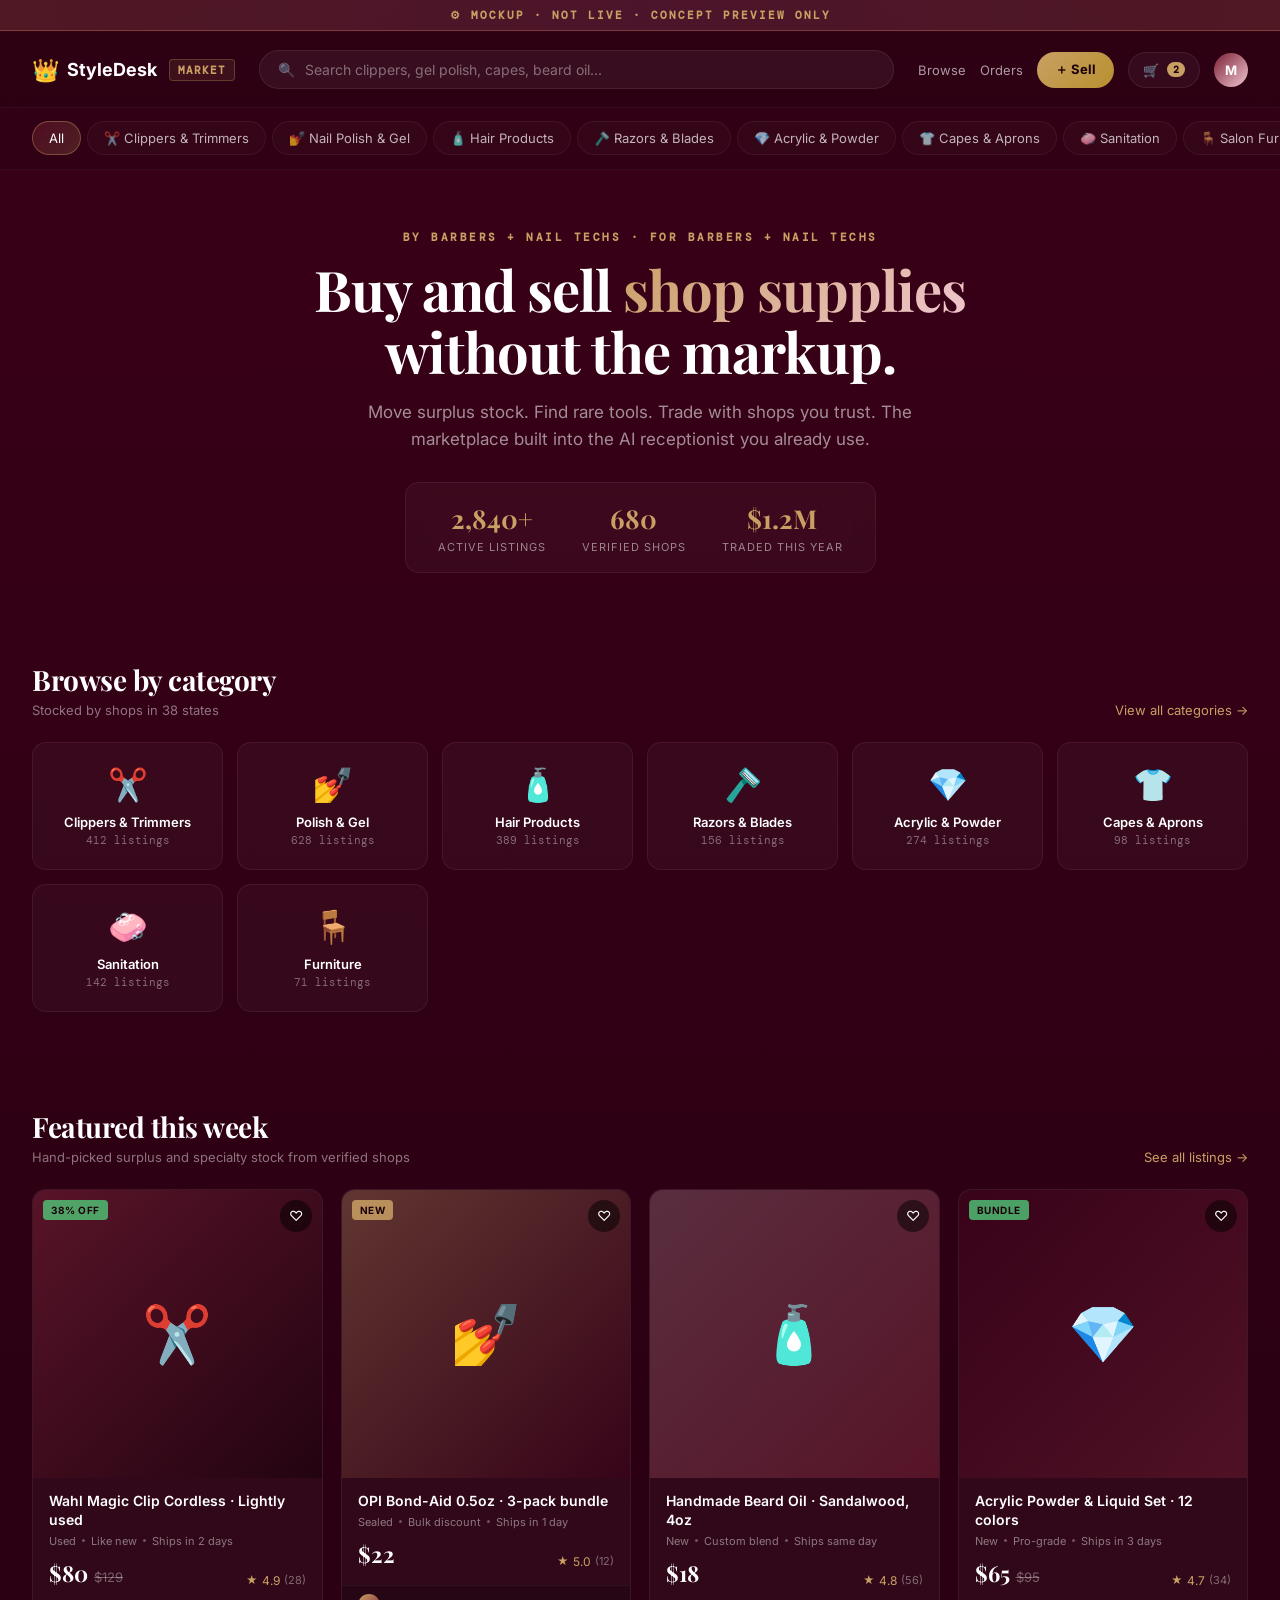
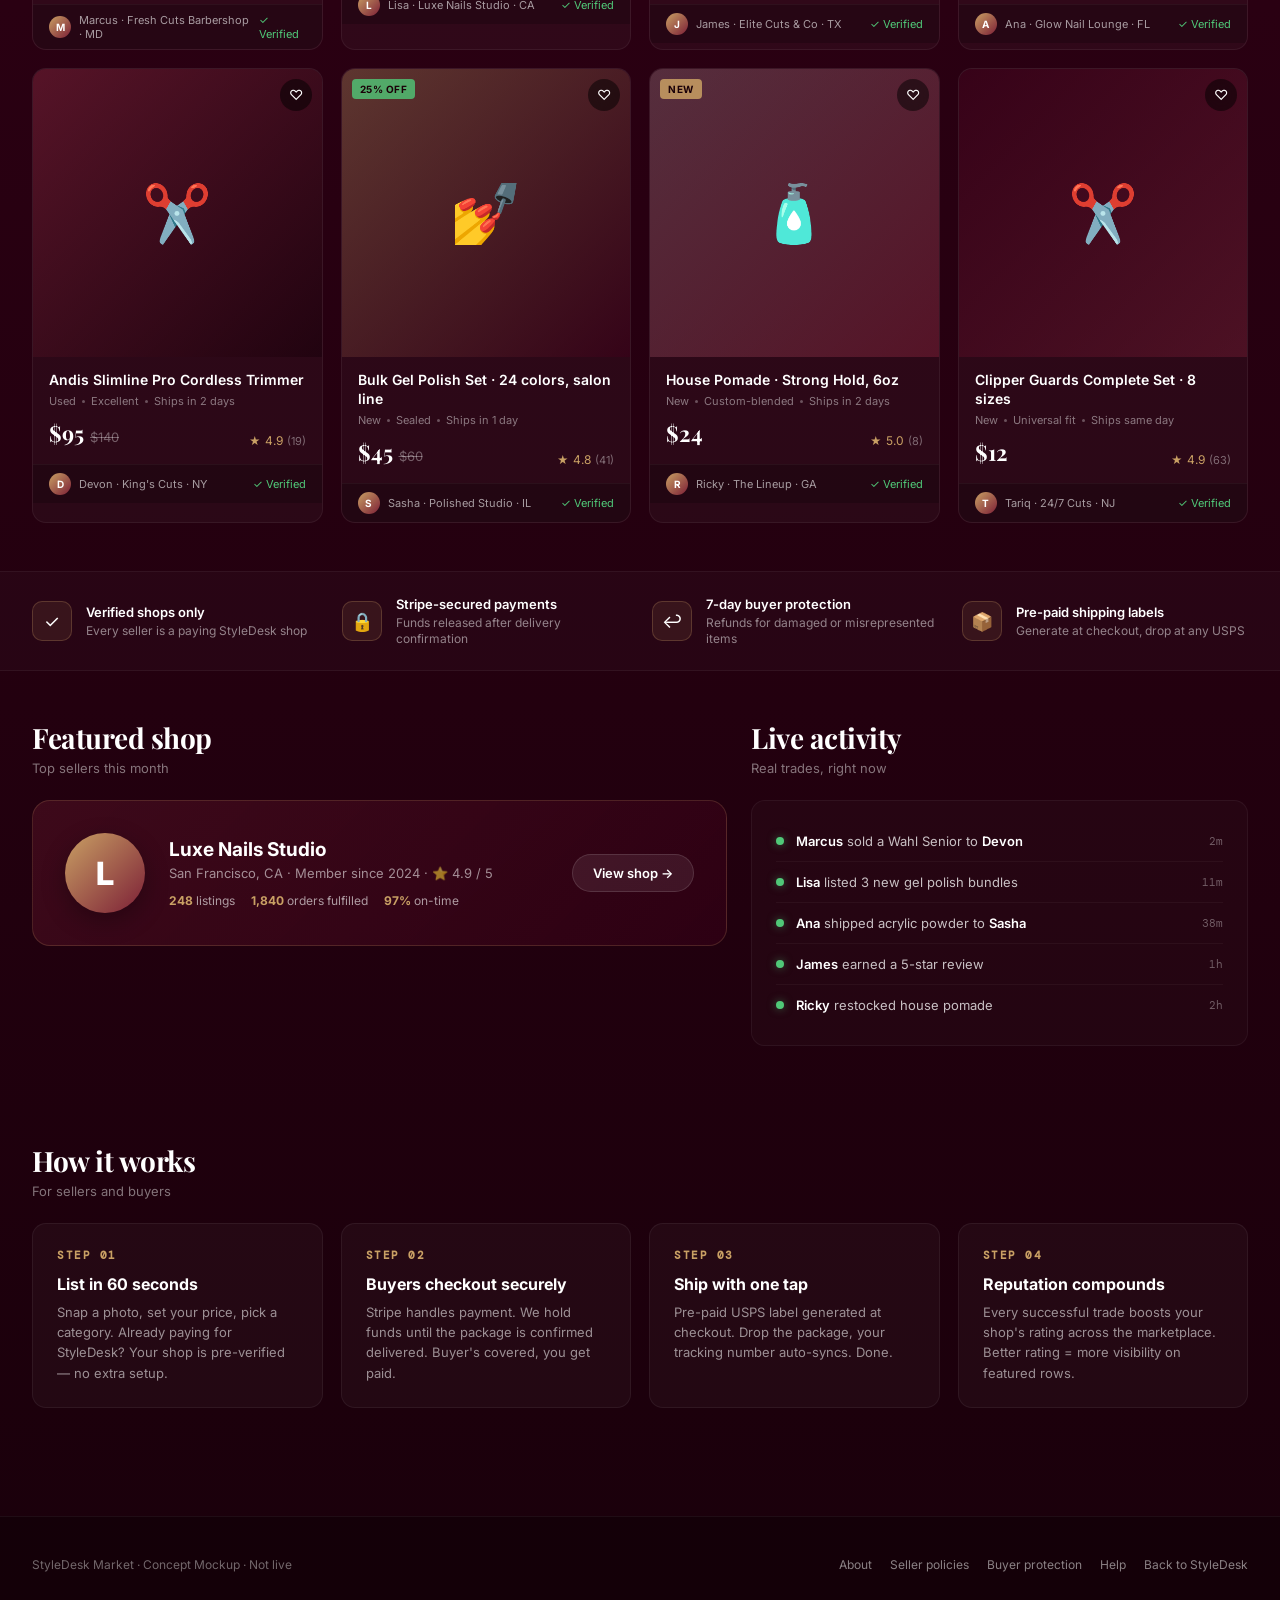
<file: marketplace-mockup.html>
<!DOCTYPE html>
<html lang="en">
<head>
<meta charset="UTF-8"/>
<meta name="viewport" content="width=device-width, initial-scale=1.0"/>
<meta name="robots" content="noindex,nofollow"/>
<title>StyleDesk Market — Mockup</title>
<link rel="preconnect" href="https://fonts.googleapis.com"/>
<link rel="preconnect" href="https://fonts.gstatic.com" crossorigin/>
<link href="https://fonts.googleapis.com/css2?family=Inter:wght@300;400;500;600;700;800;900&family=Playfair+Display:wght@700;800&family=DM+Mono:wght@400;500;600&display=swap" rel="stylesheet"/>
<style>
  * { margin: 0; padding: 0; box-sizing: border-box; }
  html, body { background: linear-gradient(to bottom, #3a0018, #2a0012, #1a000b); color: #fff; font-family: 'Inter', sans-serif; min-height: 100vh; overflow-x: hidden; }
  a { color: inherit; text-decoration: none; }
  button { font-family: inherit; cursor: pointer; }

  /* MOCKUP banner */
  .mockup-banner {
    position: sticky; top: 0; z-index: 100;
    background: linear-gradient(90deg, rgba(201,160,100,0.15), rgba(240,198,207,0.1), rgba(201,160,100,0.15));
    border-bottom: 1px solid rgba(201,160,100,0.3);
    color: #c9a064; font-family: 'DM Mono', monospace; font-size: 11px; font-weight: 700;
    letter-spacing: 2px; text-align: center; padding: 8px 16px; text-transform: uppercase;
  }

  /* TOP NAV */
  .nav { width: 100%; padding: 18px 32px; display: flex; align-items: center; gap: 24px; border-bottom: 1px solid rgba(255,255,255,0.06); background: rgba(0,0,0,0.2); backdrop-filter: blur(12px); position: sticky; top: 32px; z-index: 50; }
  .nav-logo { display: flex; align-items: center; gap: 8px; font-weight: 700; font-size: 18px; color: #fff; flex-shrink: 0; }
  .nav-logo .crown { font-size: 22px; }
  .nav-logo .market-tag { font-size: 11px; color: #c9a064; font-family: 'DM Mono', monospace; font-weight: 600; letter-spacing: 1px; padding: 3px 8px; background: rgba(201,160,100,0.1); border: 0.5px solid rgba(201,160,100,0.3); border-radius: 4px; margin-left: 4px; }
  .search-bar { flex: 1; display: flex; align-items: center; background: rgba(255,255,255,0.05); border: 1px solid rgba(255,255,255,0.08); border-radius: 100px; padding: 10px 18px; gap: 10px; max-width: 640px; transition: all 0.2s; }
  .search-bar:focus-within { background: rgba(255,255,255,0.08); border-color: rgba(201,160,100,0.4); }
  .search-bar input { flex: 1; background: transparent; border: 0; outline: 0; color: #fff; font-size: 14px; font-family: inherit; }
  .search-bar input::placeholder { color: rgba(255,255,255,0.4); }
  .nav-actions { display: flex; align-items: center; gap: 14px; flex-shrink: 0; }
  .nav-link { font-size: 13px; color: rgba(255,255,255,0.6); transition: color 0.2s; }
  .nav-link:hover { color: #fff; }
  .nav-icon-btn { background: rgba(255,255,255,0.04); border: 1px solid rgba(255,255,255,0.08); border-radius: 100px; padding: 9px 14px; color: #fff; font-size: 13px; display: flex; align-items: center; gap: 8px; transition: all 0.2s; }
  .nav-icon-btn:hover { background: rgba(255,255,255,0.08); border-color: rgba(255,255,255,0.15); }
  .nav-icon-btn .badge { background: #c9a064; color: #1a0008; font-size: 10px; font-weight: 700; padding: 1px 6px; border-radius: 100px; min-width: 18px; text-align: center; font-family: 'DM Mono', monospace; }
  .sell-btn { background: linear-gradient(135deg, #c9a064, #b8902e); color: #1a0008; padding: 9px 18px; border-radius: 100px; font-size: 13px; font-weight: 700; border: 0; transition: all 0.2s; }
  .sell-btn:hover { background: linear-gradient(135deg, #d4ad74, #c9a064); transform: translateY(-1px); }
  .avatar { width: 34px; height: 34px; border-radius: 50%; background: linear-gradient(135deg, #7c1f36, #f0c6cf); display: flex; align-items: center; justify-content: center; font-weight: 700; font-size: 13px; color: #fff; }

  /* CATEGORY STRIP */
  .cat-strip { padding: 14px 32px; border-bottom: 1px solid rgba(255,255,255,0.04); overflow-x: auto; white-space: nowrap; background: rgba(0,0,0,0.15); }
  .cat-strip-inner { display: inline-flex; gap: 6px; }
  .cat-pill { display: inline-flex; align-items: center; gap: 8px; padding: 8px 16px; border-radius: 100px; font-size: 13px; color: rgba(255,255,255,0.7); transition: all 0.2s; cursor: pointer; border: 0.5px solid rgba(255,255,255,0.06); background: rgba(255,255,255,0.02); }
  .cat-pill:hover { background: rgba(255,255,255,0.06); color: #fff; }
  .cat-pill.active { background: linear-gradient(135deg, rgba(124,31,54,0.4), rgba(201,160,100,0.2)); color: #fff; border-color: rgba(201,160,100,0.4); }

  /* HERO */
  .hero { padding: 60px 32px 40px; max-width: 1280px; margin: 0 auto; text-align: center; }
  .hero-eyebrow { font-family: 'DM Mono', monospace; font-size: 11px; color: #c9a064; font-weight: 600; letter-spacing: 2.5px; text-transform: uppercase; margin-bottom: 14px; }
  .hero-title { font-family: 'Playfair Display', serif; font-size: clamp(36px, 5vw, 56px); font-weight: 700; line-height: 1.1; letter-spacing: -1px; margin-bottom: 18px; }
  .hero-title .accent { background: linear-gradient(135deg, #c9a064, #f0c6cf); -webkit-background-clip: text; background-clip: text; -webkit-text-fill-color: transparent; }
  .hero-sub { font-size: 17px; color: rgba(255,255,255,0.55); max-width: 620px; margin: 0 auto 28px; line-height: 1.6; }
  .hero-stats { display: inline-flex; gap: 36px; padding: 18px 32px; background: rgba(255,255,255,0.03); border: 1px solid rgba(255,255,255,0.06); border-radius: 14px; backdrop-filter: blur(10px); }
  .hero-stat { text-align: center; }
  .hero-stat-num { font-family: 'Playfair Display', serif; font-size: 26px; font-weight: 700; color: #c9a064; }
  .hero-stat-label { font-size: 11px; color: rgba(255,255,255,0.5); letter-spacing: 1px; text-transform: uppercase; margin-top: 4px; }

  /* SECTION */
  .section { max-width: 1280px; margin: 0 auto; padding: 48px 32px; }
  .section-head { display: flex; align-items: end; justify-content: space-between; margin-bottom: 24px; gap: 20px; }
  .section-head h2 { font-family: 'Playfair Display', serif; font-size: 28px; font-weight: 700; letter-spacing: -0.5px; }
  .section-head .sub { font-size: 13px; color: rgba(255,255,255,0.45); margin-top: 4px; }
  .section-head .see-all { font-size: 13px; color: #c9a064; display: inline-flex; align-items: center; gap: 4px; }
  .section-head .see-all:hover { color: #f0c6cf; }

  /* CATEGORY GRID */
  .cat-grid { display: grid; grid-template-columns: repeat(auto-fit, minmax(170px, 1fr)); gap: 14px; }
  .cat-card { background: rgba(255,255,255,0.03); border: 1px solid rgba(255,255,255,0.06); border-radius: 14px; padding: 22px 18px; text-align: center; transition: all 0.25s; cursor: pointer; }
  .cat-card:hover { background: rgba(255,255,255,0.05); border-color: rgba(201,160,100,0.3); transform: translateY(-2px); }
  .cat-card .icon { font-size: 32px; display: block; margin-bottom: 10px; }
  .cat-card .name { font-size: 13px; font-weight: 600; color: #fff; margin-bottom: 3px; }
  .cat-card .count { font-size: 11px; color: rgba(255,255,255,0.4); font-family: 'DM Mono', monospace; }

  /* LISTING GRID */
  .listing-grid { display: grid; grid-template-columns: repeat(auto-fill, minmax(240px, 1fr)); gap: 18px; }
  .listing { background: rgba(255,255,255,0.03); border: 1px solid rgba(255,255,255,0.06); border-radius: 14px; overflow: hidden; transition: all 0.25s; cursor: pointer; position: relative; }
  .listing:hover { background: rgba(255,255,255,0.05); border-color: rgba(255,255,255,0.12); transform: translateY(-3px); box-shadow: 0 12px 32px rgba(0,0,0,0.3); }
  .listing-img { aspect-ratio: 1; background: linear-gradient(135deg, rgba(124,31,54,0.4), rgba(58,0,24,0.6)); display: flex; align-items: center; justify-content: center; font-size: 56px; position: relative; overflow: hidden; }
  .listing-img.style-1 { background: linear-gradient(135deg, rgba(124,31,54,0.5), rgba(26,0,11,0.6)); }
  .listing-img.style-2 { background: linear-gradient(135deg, rgba(201,160,100,0.3), rgba(58,0,24,0.6)); }
  .listing-img.style-3 { background: linear-gradient(135deg, rgba(240,198,207,0.2), rgba(124,31,54,0.5)); }
  .listing-img.style-4 { background: linear-gradient(135deg, rgba(58,0,24,0.7), rgba(124,31,54,0.4)); }
  .listing-tag { position: absolute; top: 10px; left: 10px; background: rgba(0,0,0,0.6); backdrop-filter: blur(10px); color: #fff; font-size: 10px; font-weight: 700; padding: 4px 8px; border-radius: 4px; letter-spacing: 0.5px; text-transform: uppercase; }
  .listing-tag.new { background: rgba(201,160,100,0.85); color: #1a0008; }
  .listing-tag.deal { background: rgba(80,200,120,0.8); color: #1a0008; }
  .listing-fav { position: absolute; top: 10px; right: 10px; width: 32px; height: 32px; background: rgba(0,0,0,0.5); backdrop-filter: blur(10px); border: 0; border-radius: 50%; display: flex; align-items: center; justify-content: center; color: #fff; font-size: 14px; transition: all 0.2s; }
  .listing-fav:hover { background: rgba(124,31,54,0.9); }
  .listing-body { padding: 14px 16px 16px; }
  .listing-title { font-size: 14px; font-weight: 600; color: #fff; margin-bottom: 4px; line-height: 1.35; display: -webkit-box; -webkit-line-clamp: 2; -webkit-box-orient: vertical; overflow: hidden; }
  .listing-meta { font-size: 11px; color: rgba(255,255,255,0.45); margin-bottom: 10px; display: flex; align-items: center; gap: 6px; }
  .listing-meta .dot { width: 3px; height: 3px; border-radius: 50%; background: rgba(255,255,255,0.3); }
  .listing-price-row { display: flex; align-items: end; justify-content: space-between; gap: 10px; }
  .listing-price { font-family: 'Playfair Display', serif; font-size: 22px; font-weight: 700; color: #fff; }
  .listing-price-strike { font-size: 13px; color: rgba(255,255,255,0.35); text-decoration: line-through; margin-left: 6px; font-weight: 400; }
  .listing-rating { display: inline-flex; align-items: center; gap: 4px; font-size: 12px; color: #c9a064; }
  .listing-rating .star { font-size: 11px; }
  .listing-rating .count { color: rgba(255,255,255,0.4); font-size: 11px; }

  /* SELLER STRIP */
  .seller-strip { display: flex; align-items: center; gap: 8px; padding: 8px 16px; background: rgba(0,0,0,0.2); border-top: 1px solid rgba(255,255,255,0.04); font-size: 11px; color: rgba(255,255,255,0.6); }
  .seller-avatar { width: 22px; height: 22px; border-radius: 50%; background: linear-gradient(135deg, #c9a064, #7c1f36); flex-shrink: 0; display: flex; align-items: center; justify-content: center; font-size: 10px; font-weight: 700; color: #fff; }
  .seller-verified { color: #50c878; font-size: 11px; margin-left: auto; }

  /* TRUST STRIP */
  .trust-strip { background: rgba(255,255,255,0.02); border-top: 1px solid rgba(255,255,255,0.05); border-bottom: 1px solid rgba(255,255,255,0.05); padding: 24px 32px; }
  .trust-inner { max-width: 1280px; margin: 0 auto; display: grid; grid-template-columns: repeat(auto-fit, minmax(220px, 1fr)); gap: 24px; }
  .trust-item { display: flex; align-items: center; gap: 14px; }
  .trust-icon { width: 40px; height: 40px; border-radius: 10px; background: rgba(201,160,100,0.1); border: 1px solid rgba(201,160,100,0.25); display: flex; align-items: center; justify-content: center; font-size: 18px; flex-shrink: 0; }
  .trust-text { font-size: 13px; }
  .trust-text strong { display: block; color: #fff; font-weight: 600; margin-bottom: 2px; }
  .trust-text span { color: rgba(255,255,255,0.5); font-size: 12px; }

  /* ACTIVITY FEED */
  .activity { background: rgba(255,255,255,0.02); border: 1px solid rgba(255,255,255,0.05); border-radius: 14px; padding: 20px 24px; }
  .activity-row { display: flex; align-items: center; gap: 12px; padding: 12px 0; border-bottom: 1px solid rgba(255,255,255,0.04); font-size: 13px; }
  .activity-row:last-child { border-bottom: 0; }
  .activity-dot { width: 8px; height: 8px; border-radius: 50%; background: #50c878; flex-shrink: 0; box-shadow: 0 0 8px rgba(80,200,120,0.5); }
  .activity-text { color: rgba(255,255,255,0.75); flex: 1; }
  .activity-text strong { color: #fff; font-weight: 600; }
  .activity-time { font-size: 11px; color: rgba(255,255,255,0.35); font-family: 'DM Mono', monospace; flex-shrink: 0; }

  /* SELLER SPOTLIGHT */
  .spotlight { background: linear-gradient(135deg, rgba(124,31,54,0.3), rgba(58,0,24,0.5)); border: 1px solid rgba(201,160,100,0.2); border-radius: 18px; padding: 32px; display: grid; grid-template-columns: auto 1fr auto; gap: 24px; align-items: center; }
  .spotlight-avatar { width: 80px; height: 80px; border-radius: 50%; background: linear-gradient(135deg, #c9a064, #7c1f36); display: flex; align-items: center; justify-content: center; font-size: 32px; font-weight: 800; color: #fff; box-shadow: 0 8px 24px rgba(0,0,0,0.3); }
  .spotlight-content h3 { font-size: 19px; font-weight: 700; margin-bottom: 4px; }
  .spotlight-content .meta { font-size: 13px; color: rgba(255,255,255,0.55); margin-bottom: 8px; }
  .spotlight-content .stats { display: inline-flex; gap: 16px; font-size: 12px; color: rgba(255,255,255,0.6); }
  .spotlight-content .stats span strong { color: #c9a064; font-weight: 700; }
  .spotlight-cta { background: rgba(255,255,255,0.08); border: 1px solid rgba(255,255,255,0.12); color: #fff; padding: 10px 20px; border-radius: 100px; font-size: 13px; font-weight: 600; transition: all 0.2s; }
  .spotlight-cta:hover { background: rgba(255,255,255,0.14); }

  /* HOW IT WORKS */
  .how-grid { display: grid; grid-template-columns: repeat(auto-fit, minmax(260px, 1fr)); gap: 18px; }
  .how-card { background: rgba(255,255,255,0.03); border: 1px solid rgba(255,255,255,0.06); border-radius: 14px; padding: 24px; }
  .how-num { font-family: 'DM Mono', monospace; font-size: 11px; color: #c9a064; font-weight: 700; letter-spacing: 1.5px; margin-bottom: 12px; }
  .how-card h4 { font-size: 16px; font-weight: 700; margin-bottom: 8px; }
  .how-card p { font-size: 13px; color: rgba(255,255,255,0.55); line-height: 1.55; }

  /* FOOTER */
  footer { padding: 40px 32px; border-top: 1px solid rgba(255,255,255,0.05); margin-top: 60px; background: rgba(0,0,0,0.25); }
  .footer-inner { max-width: 1280px; margin: 0 auto; display: flex; justify-content: space-between; align-items: center; gap: 20px; flex-wrap: wrap; }
  .footer-text { font-size: 12px; color: rgba(255,255,255,0.4); }
  .footer-links { display: flex; gap: 18px; font-size: 12px; color: rgba(255,255,255,0.5); }

  /* RESPONSIVE */
  @media (max-width: 768px) {
    .nav { padding: 14px 16px; flex-wrap: wrap; }
    .search-bar { order: 3; width: 100%; max-width: none; }
    .nav-actions .nav-link { display: none; }
    .hero { padding: 40px 16px 30px; }
    .section { padding: 32px 16px; }
    .hero-stats { flex-direction: column; gap: 16px; padding: 16px; }
    .spotlight { grid-template-columns: 1fr; text-align: center; padding: 24px; }
    .spotlight-content { display: flex; flex-direction: column; align-items: center; }
    .trust-strip { padding: 20px 16px; }
  }
</style>
</head>
<body>

<div class="mockup-banner">⚙ Mockup · Not live · Concept preview only</div>

<nav class="nav">
  <div class="nav-logo">
    <span class="crown">👑</span>
    <span>StyleDesk</span>
    <span class="market-tag">MARKET</span>
  </div>
  <div class="search-bar">
    <span style="opacity:0.5;font-size:14px">🔍</span>
    <input type="text" placeholder="Search clippers, gel polish, capes, beard oil..."/>
  </div>
  <div class="nav-actions">
    <a href="#" class="nav-link">Browse</a>
    <a href="#" class="nav-link">Orders</a>
    <button class="sell-btn">＋ Sell</button>
    <button class="nav-icon-btn">🛒 <span class="badge">2</span></button>
    <div class="avatar">M</div>
  </div>
</nav>

<div class="cat-strip">
  <div class="cat-strip-inner">
    <div class="cat-pill active">All</div>
    <div class="cat-pill">✂️ Clippers & Trimmers</div>
    <div class="cat-pill">💅 Nail Polish & Gel</div>
    <div class="cat-pill">🧴 Hair Products</div>
    <div class="cat-pill">🪒 Razors & Blades</div>
    <div class="cat-pill">💎 Acrylic & Powder</div>
    <div class="cat-pill">👕 Capes & Aprons</div>
    <div class="cat-pill">🧼 Sanitation</div>
    <div class="cat-pill">🪑 Salon Furniture</div>
    <div class="cat-pill">📚 Education</div>
  </div>
</div>

<section class="hero">
  <div class="hero-eyebrow">By Barbers + Nail Techs · For Barbers + Nail Techs</div>
  <h1 class="hero-title">Buy and sell <span class="accent">shop supplies</span><br>without the markup.</h1>
  <p class="hero-sub">Move surplus stock. Find rare tools. Trade with shops you trust. The marketplace built into the AI receptionist you already use.</p>
  <div class="hero-stats">
    <div class="hero-stat">
      <div class="hero-stat-num">2,840+</div>
      <div class="hero-stat-label">Active listings</div>
    </div>
    <div class="hero-stat">
      <div class="hero-stat-num">680</div>
      <div class="hero-stat-label">Verified shops</div>
    </div>
    <div class="hero-stat">
      <div class="hero-stat-num">$1.2M</div>
      <div class="hero-stat-label">Traded this year</div>
    </div>
  </div>
</section>

<section class="section">
  <div class="section-head">
    <div>
      <h2>Browse by category</h2>
      <p class="sub">Stocked by shops in 38 states</p>
    </div>
    <a href="#" class="see-all">View all categories →</a>
  </div>
  <div class="cat-grid">
    <div class="cat-card"><span class="icon">✂️</span><div class="name">Clippers &amp; Trimmers</div><div class="count">412 listings</div></div>
    <div class="cat-card"><span class="icon">💅</span><div class="name">Polish &amp; Gel</div><div class="count">628 listings</div></div>
    <div class="cat-card"><span class="icon">🧴</span><div class="name">Hair Products</div><div class="count">389 listings</div></div>
    <div class="cat-card"><span class="icon">🪒</span><div class="name">Razors &amp; Blades</div><div class="count">156 listings</div></div>
    <div class="cat-card"><span class="icon">💎</span><div class="name">Acrylic &amp; Powder</div><div class="count">274 listings</div></div>
    <div class="cat-card"><span class="icon">👕</span><div class="name">Capes &amp; Aprons</div><div class="count">98 listings</div></div>
    <div class="cat-card"><span class="icon">🧼</span><div class="name">Sanitation</div><div class="count">142 listings</div></div>
    <div class="cat-card"><span class="icon">🪑</span><div class="name">Furniture</div><div class="count">71 listings</div></div>
  </div>
</section>

<section class="section">
  <div class="section-head">
    <div>
      <h2>Featured this week</h2>
      <p class="sub">Hand-picked surplus and specialty stock from verified shops</p>
    </div>
    <a href="#" class="see-all">See all listings →</a>
  </div>
  <div class="listing-grid">

    <article class="listing">
      <div class="listing-img style-1">✂️
        <span class="listing-tag deal">38% off</span>
        <button class="listing-fav">♡</button>
      </div>
      <div class="listing-body">
        <h3 class="listing-title">Wahl Magic Clip Cordless · Lightly used</h3>
        <p class="listing-meta">Used <span class="dot"></span> Like new <span class="dot"></span> Ships in 2 days</p>
        <div class="listing-price-row">
          <div><span class="listing-price">$80</span><span class="listing-price-strike">$129</span></div>
          <div class="listing-rating"><span class="star">★</span>4.9 <span class="count">(28)</span></div>
        </div>
      </div>
      <div class="seller-strip">
        <div class="seller-avatar">M</div>
        <span>Marcus · Fresh Cuts Barbershop · MD</span>
        <span class="seller-verified">✓ Verified</span>
      </div>
    </article>

    <article class="listing">
      <div class="listing-img style-2">💅
        <span class="listing-tag new">New</span>
        <button class="listing-fav">♡</button>
      </div>
      <div class="listing-body">
        <h3 class="listing-title">OPI Bond-Aid 0.5oz · 3-pack bundle</h3>
        <p class="listing-meta">Sealed <span class="dot"></span> Bulk discount <span class="dot"></span> Ships in 1 day</p>
        <div class="listing-price-row">
          <div><span class="listing-price">$22</span></div>
          <div class="listing-rating"><span class="star">★</span>5.0 <span class="count">(12)</span></div>
        </div>
      </div>
      <div class="seller-strip">
        <div class="seller-avatar">L</div>
        <span>Lisa · Luxe Nails Studio · CA</span>
        <span class="seller-verified">✓ Verified</span>
      </div>
    </article>

    <article class="listing">
      <div class="listing-img style-3">🧴
        <button class="listing-fav">♡</button>
      </div>
      <div class="listing-body">
        <h3 class="listing-title">Handmade Beard Oil · Sandalwood, 4oz</h3>
        <p class="listing-meta">New <span class="dot"></span> Custom blend <span class="dot"></span> Ships same day</p>
        <div class="listing-price-row">
          <div><span class="listing-price">$18</span></div>
          <div class="listing-rating"><span class="star">★</span>4.8 <span class="count">(56)</span></div>
        </div>
      </div>
      <div class="seller-strip">
        <div class="seller-avatar">J</div>
        <span>James · Elite Cuts &amp; Co · TX</span>
        <span class="seller-verified">✓ Verified</span>
      </div>
    </article>

    <article class="listing">
      <div class="listing-img style-4">💎
        <span class="listing-tag deal">Bundle</span>
        <button class="listing-fav">♡</button>
      </div>
      <div class="listing-body">
        <h3 class="listing-title">Acrylic Powder &amp; Liquid Set · 12 colors</h3>
        <p class="listing-meta">New <span class="dot"></span> Pro-grade <span class="dot"></span> Ships in 3 days</p>
        <div class="listing-price-row">
          <div><span class="listing-price">$65</span><span class="listing-price-strike">$95</span></div>
          <div class="listing-rating"><span class="star">★</span>4.7 <span class="count">(34)</span></div>
        </div>
      </div>
      <div class="seller-strip">
        <div class="seller-avatar">A</div>
        <span>Ana · Glow Nail Lounge · FL</span>
        <span class="seller-verified">✓ Verified</span>
      </div>
    </article>

    <article class="listing">
      <div class="listing-img style-1">✂️
        <button class="listing-fav">♡</button>
      </div>
      <div class="listing-body">
        <h3 class="listing-title">Andis Slimline Pro Cordless Trimmer</h3>
        <p class="listing-meta">Used <span class="dot"></span> Excellent <span class="dot"></span> Ships in 2 days</p>
        <div class="listing-price-row">
          <div><span class="listing-price">$95</span><span class="listing-price-strike">$140</span></div>
          <div class="listing-rating"><span class="star">★</span>4.9 <span class="count">(19)</span></div>
        </div>
      </div>
      <div class="seller-strip">
        <div class="seller-avatar">D</div>
        <span>Devon · King's Cuts · NY</span>
        <span class="seller-verified">✓ Verified</span>
      </div>
    </article>

    <article class="listing">
      <div class="listing-img style-2">💅
        <span class="listing-tag deal">25% off</span>
        <button class="listing-fav">♡</button>
      </div>
      <div class="listing-body">
        <h3 class="listing-title">Bulk Gel Polish Set · 24 colors, salon line</h3>
        <p class="listing-meta">New <span class="dot"></span> Sealed <span class="dot"></span> Ships in 1 day</p>
        <div class="listing-price-row">
          <div><span class="listing-price">$45</span><span class="listing-price-strike">$60</span></div>
          <div class="listing-rating"><span class="star">★</span>4.8 <span class="count">(41)</span></div>
        </div>
      </div>
      <div class="seller-strip">
        <div class="seller-avatar">S</div>
        <span>Sasha · Polished Studio · IL</span>
        <span class="seller-verified">✓ Verified</span>
      </div>
    </article>

    <article class="listing">
      <div class="listing-img style-3">🧴
        <span class="listing-tag new">New</span>
        <button class="listing-fav">♡</button>
      </div>
      <div class="listing-body">
        <h3 class="listing-title">House Pomade · Strong Hold, 6oz</h3>
        <p class="listing-meta">New <span class="dot"></span> Custom-blended <span class="dot"></span> Ships in 2 days</p>
        <div class="listing-price-row">
          <div><span class="listing-price">$24</span></div>
          <div class="listing-rating"><span class="star">★</span>5.0 <span class="count">(8)</span></div>
        </div>
      </div>
      <div class="seller-strip">
        <div class="seller-avatar">R</div>
        <span>Ricky · The Lineup · GA</span>
        <span class="seller-verified">✓ Verified</span>
      </div>
    </article>

    <article class="listing">
      <div class="listing-img style-4">✂️
        <button class="listing-fav">♡</button>
      </div>
      <div class="listing-body">
        <h3 class="listing-title">Clipper Guards Complete Set · 8 sizes</h3>
        <p class="listing-meta">New <span class="dot"></span> Universal fit <span class="dot"></span> Ships same day</p>
        <div class="listing-price-row">
          <div><span class="listing-price">$12</span></div>
          <div class="listing-rating"><span class="star">★</span>4.9 <span class="count">(63)</span></div>
        </div>
      </div>
      <div class="seller-strip">
        <div class="seller-avatar">T</div>
        <span>Tariq · 24/7 Cuts · NJ</span>
        <span class="seller-verified">✓ Verified</span>
      </div>
    </article>

  </div>
</section>

<div class="trust-strip">
  <div class="trust-inner">
    <div class="trust-item">
      <div class="trust-icon">✓</div>
      <div class="trust-text">
        <strong>Verified shops only</strong>
        <span>Every seller is a paying StyleDesk shop</span>
      </div>
    </div>
    <div class="trust-item">
      <div class="trust-icon">🔒</div>
      <div class="trust-text">
        <strong>Stripe-secured payments</strong>
        <span>Funds released after delivery confirmation</span>
      </div>
    </div>
    <div class="trust-item">
      <div class="trust-icon">↩️</div>
      <div class="trust-text">
        <strong>7-day buyer protection</strong>
        <span>Refunds for damaged or misrepresented items</span>
      </div>
    </div>
    <div class="trust-item">
      <div class="trust-icon">📦</div>
      <div class="trust-text">
        <strong>Pre-paid shipping labels</strong>
        <span>Generate at checkout, drop at any USPS</span>
      </div>
    </div>
  </div>
</div>

<section class="section" style="display: grid; grid-template-columns: 1.4fr 1fr; gap: 24px;">
  <div>
    <div class="section-head">
      <div>
        <h2>Featured shop</h2>
        <p class="sub">Top sellers this month</p>
      </div>
    </div>
    <div class="spotlight">
      <div class="spotlight-avatar">L</div>
      <div class="spotlight-content">
        <h3>Luxe Nails Studio</h3>
        <p class="meta">San Francisco, CA · Member since 2024 · ⭐ 4.9 / 5</p>
        <div class="stats">
          <span><strong>248</strong> listings</span>
          <span><strong>1,840</strong> orders fulfilled</span>
          <span><strong>97%</strong> on-time</span>
        </div>
      </div>
      <button class="spotlight-cta">View shop →</button>
    </div>
  </div>
  <div>
    <div class="section-head">
      <div>
        <h2>Live activity</h2>
        <p class="sub">Real trades, right now</p>
      </div>
    </div>
    <div class="activity">
      <div class="activity-row">
        <span class="activity-dot"></span>
        <span class="activity-text"><strong>Marcus</strong> sold a Wahl Senior to <strong>Devon</strong></span>
        <span class="activity-time">2m</span>
      </div>
      <div class="activity-row">
        <span class="activity-dot"></span>
        <span class="activity-text"><strong>Lisa</strong> listed 3 new gel polish bundles</span>
        <span class="activity-time">11m</span>
      </div>
      <div class="activity-row">
        <span class="activity-dot"></span>
        <span class="activity-text"><strong>Ana</strong> shipped acrylic powder to <strong>Sasha</strong></span>
        <span class="activity-time">38m</span>
      </div>
      <div class="activity-row">
        <span class="activity-dot"></span>
        <span class="activity-text"><strong>James</strong> earned a 5-star review</span>
        <span class="activity-time">1h</span>
      </div>
      <div class="activity-row">
        <span class="activity-dot"></span>
        <span class="activity-text"><strong>Ricky</strong> restocked house pomade</span>
        <span class="activity-time">2h</span>
      </div>
    </div>
  </div>
</section>

<section class="section">
  <div class="section-head">
    <div>
      <h2>How it works</h2>
      <p class="sub">For sellers and buyers</p>
    </div>
  </div>
  <div class="how-grid">
    <div class="how-card">
      <div class="how-num">STEP 01</div>
      <h4>List in 60 seconds</h4>
      <p>Snap a photo, set your price, pick a category. Already paying for StyleDesk? Your shop is pre-verified — no extra setup.</p>
    </div>
    <div class="how-card">
      <div class="how-num">STEP 02</div>
      <h4>Buyers checkout securely</h4>
      <p>Stripe handles payment. We hold funds until the package is confirmed delivered. Buyer's covered, you get paid.</p>
    </div>
    <div class="how-card">
      <div class="how-num">STEP 03</div>
      <h4>Ship with one tap</h4>
      <p>Pre-paid USPS label generated at checkout. Drop the package, your tracking number auto-syncs. Done.</p>
    </div>
    <div class="how-card">
      <div class="how-num">STEP 04</div>
      <h4>Reputation compounds</h4>
      <p>Every successful trade boosts your shop's rating across the marketplace. Better rating = more visibility on featured rows.</p>
    </div>
  </div>
</section>

<footer>
  <div class="footer-inner">
    <span class="footer-text">StyleDesk Market · Concept Mockup · Not live</span>
    <div class="footer-links">
      <a href="#">About</a>
      <a href="#">Seller policies</a>
      <a href="#">Buyer protection</a>
      <a href="#">Help</a>
      <a href="/">Back to StyleDesk</a>
    </div>
  </div>
</footer>

</body>
</html>
</file>
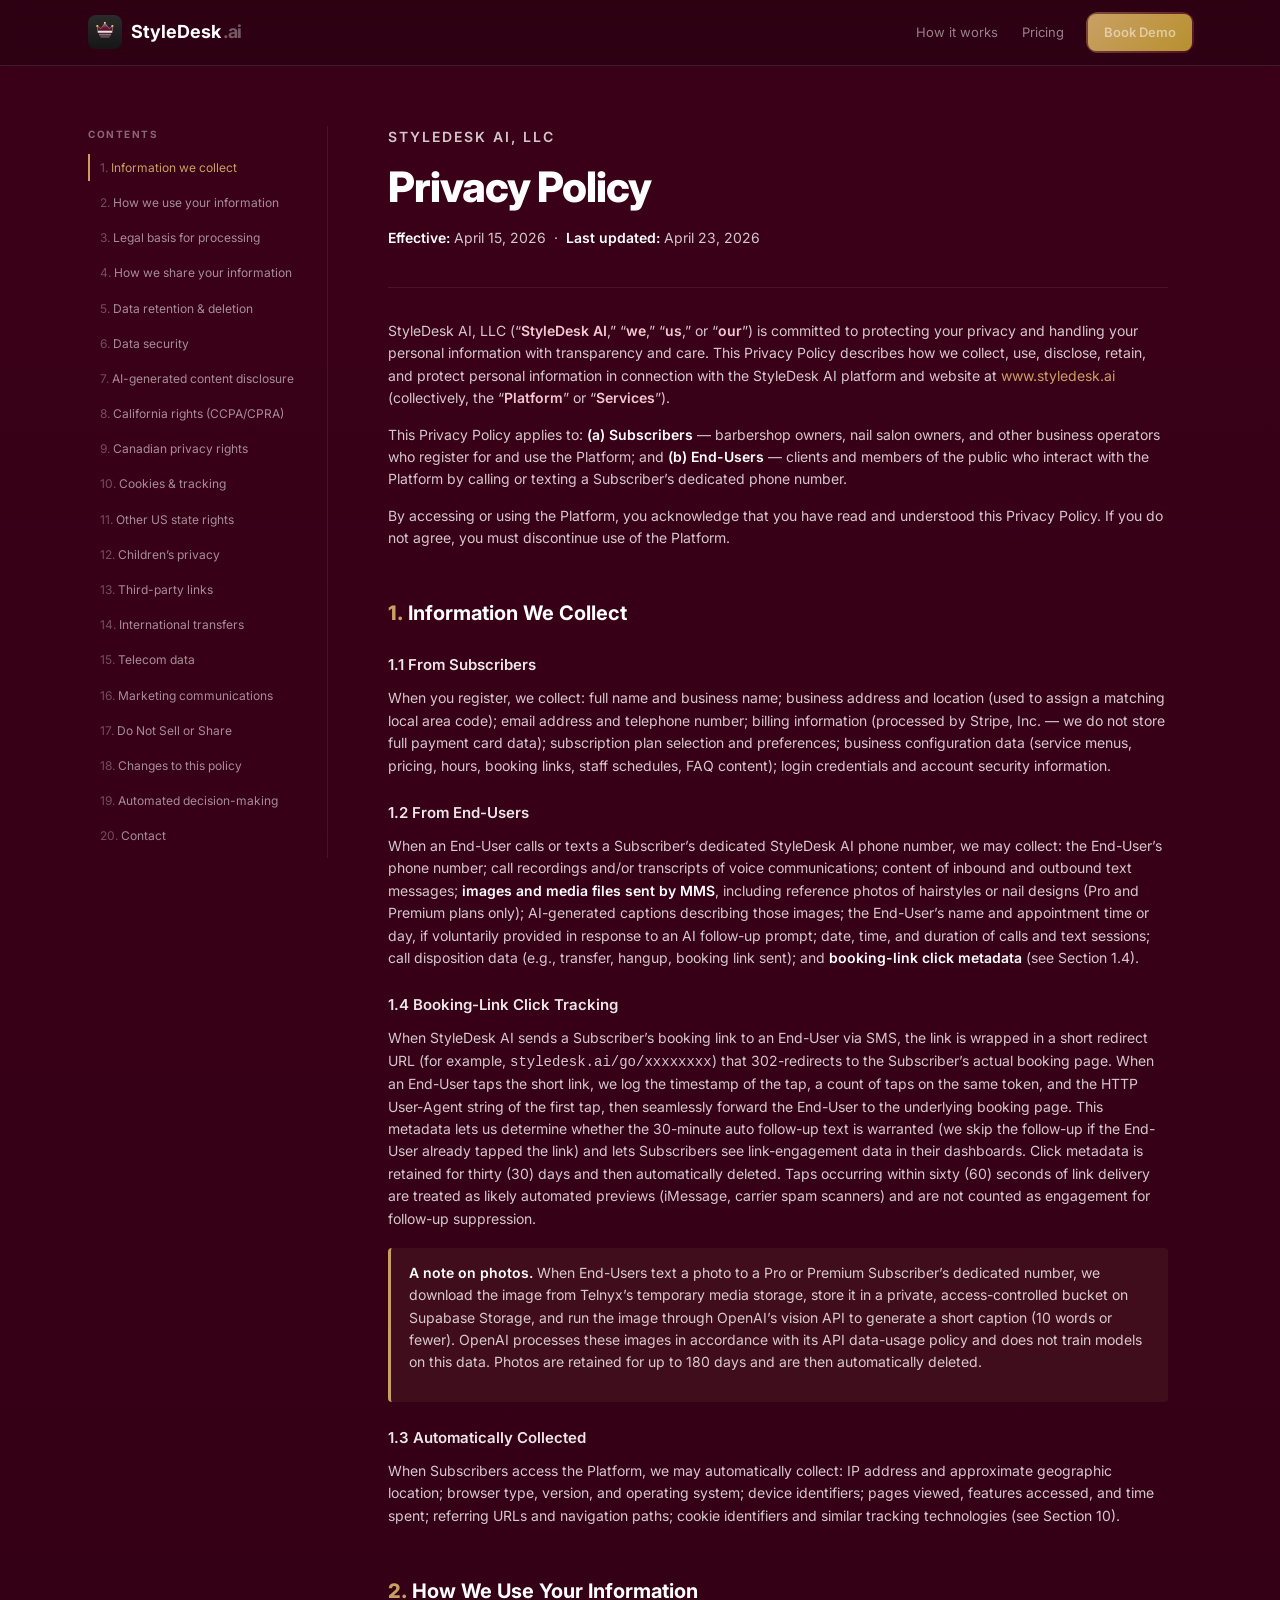
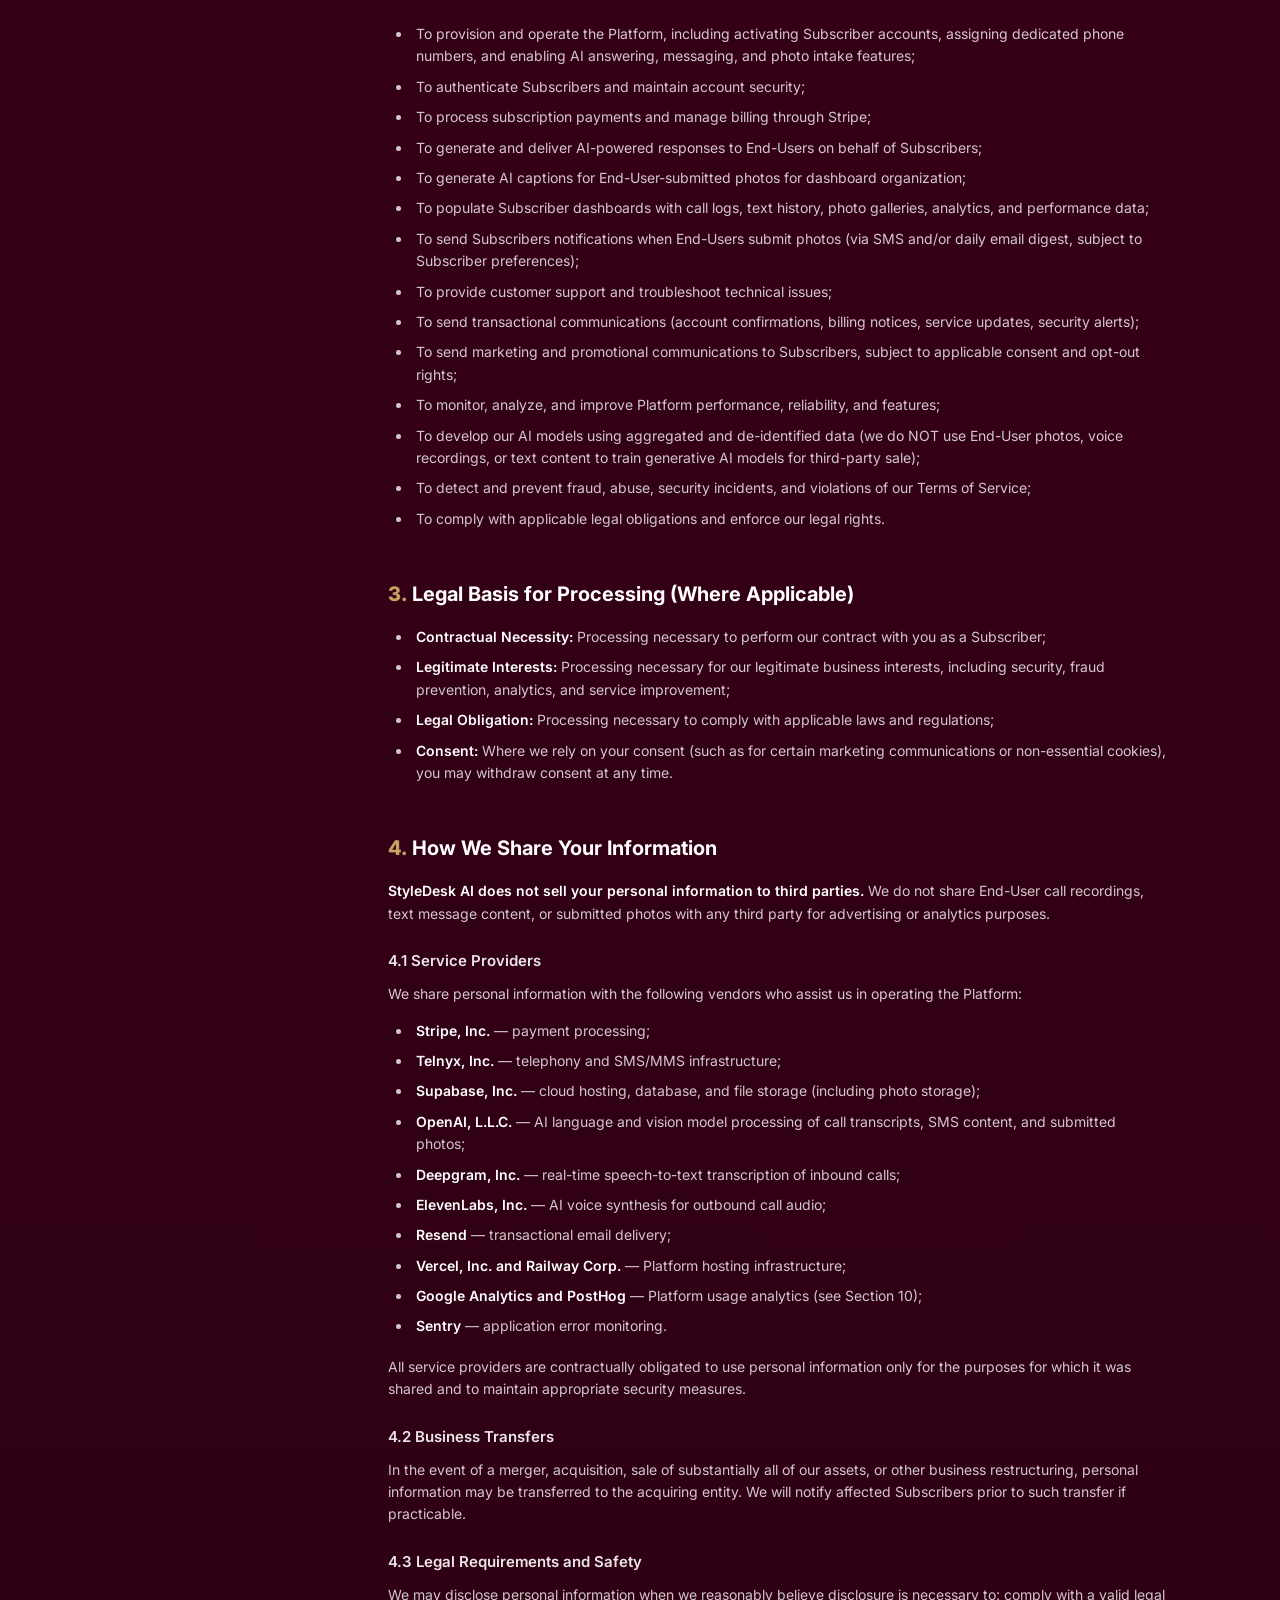
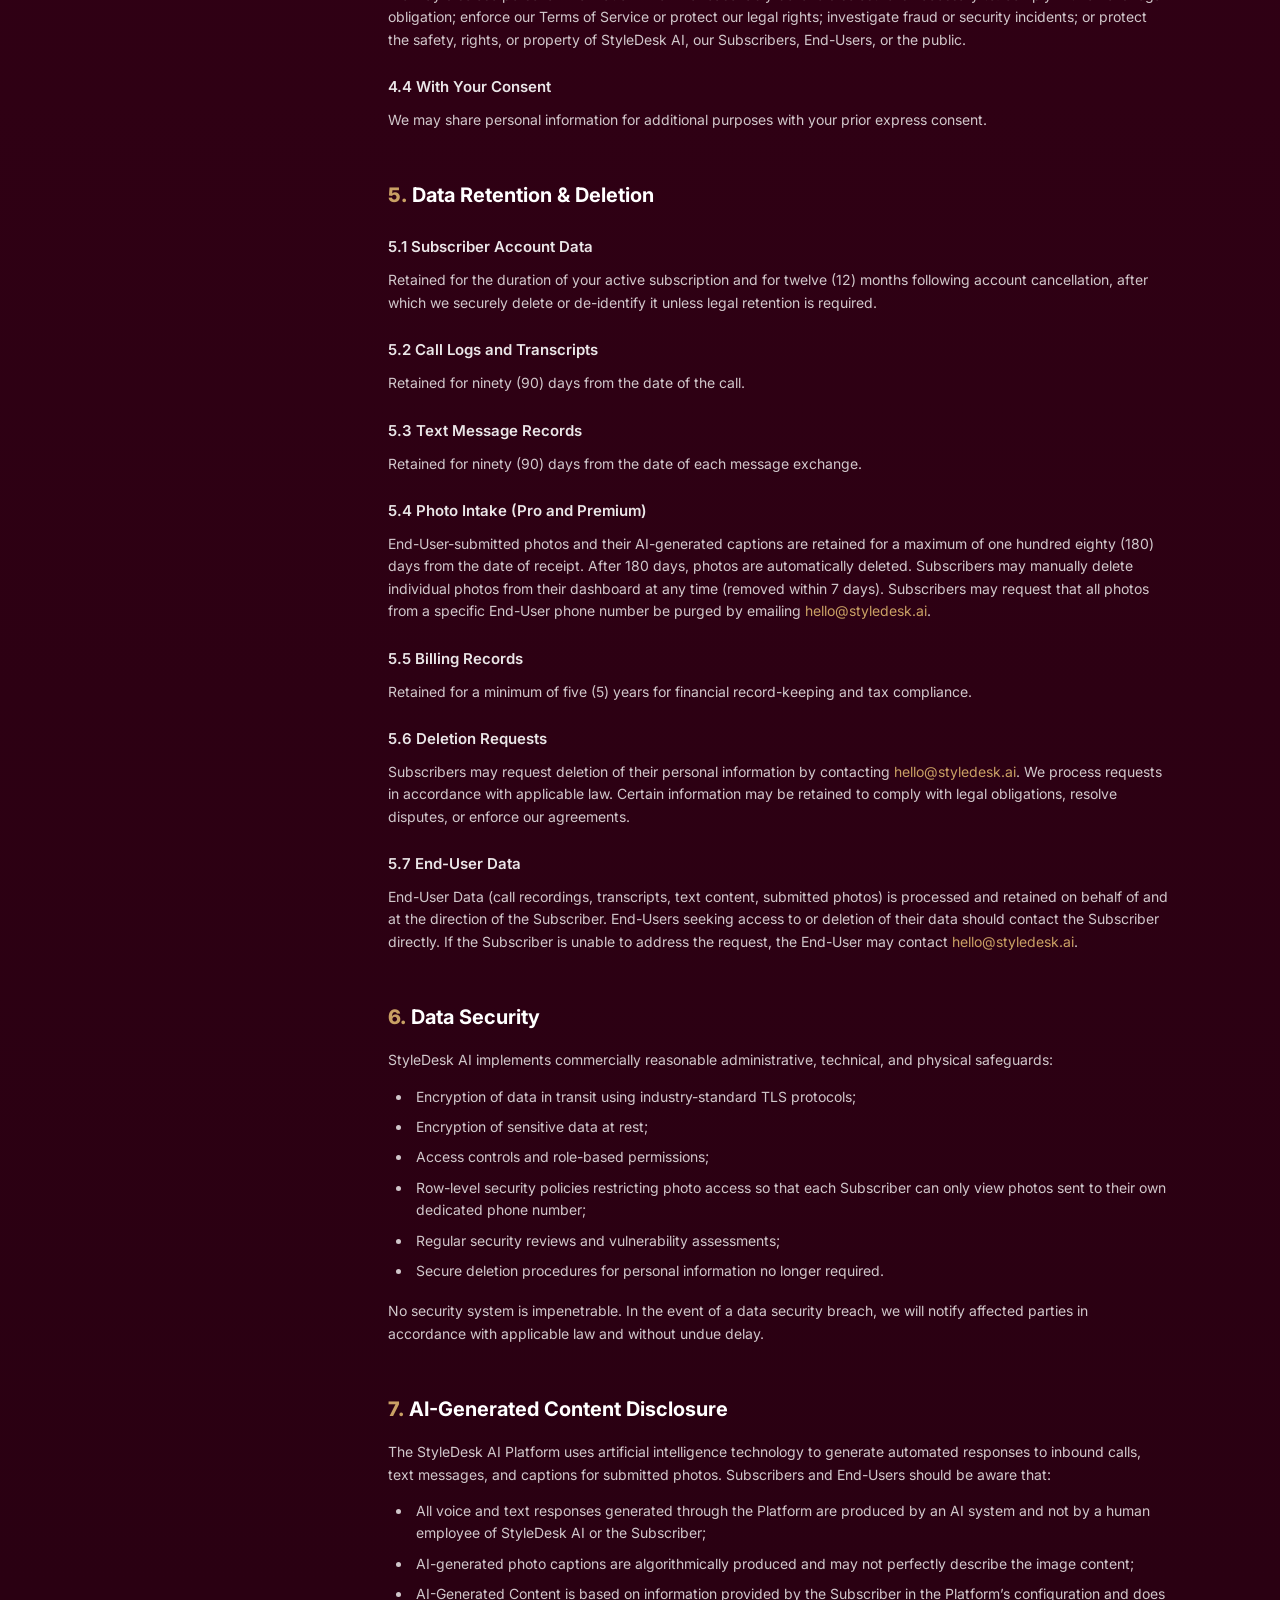
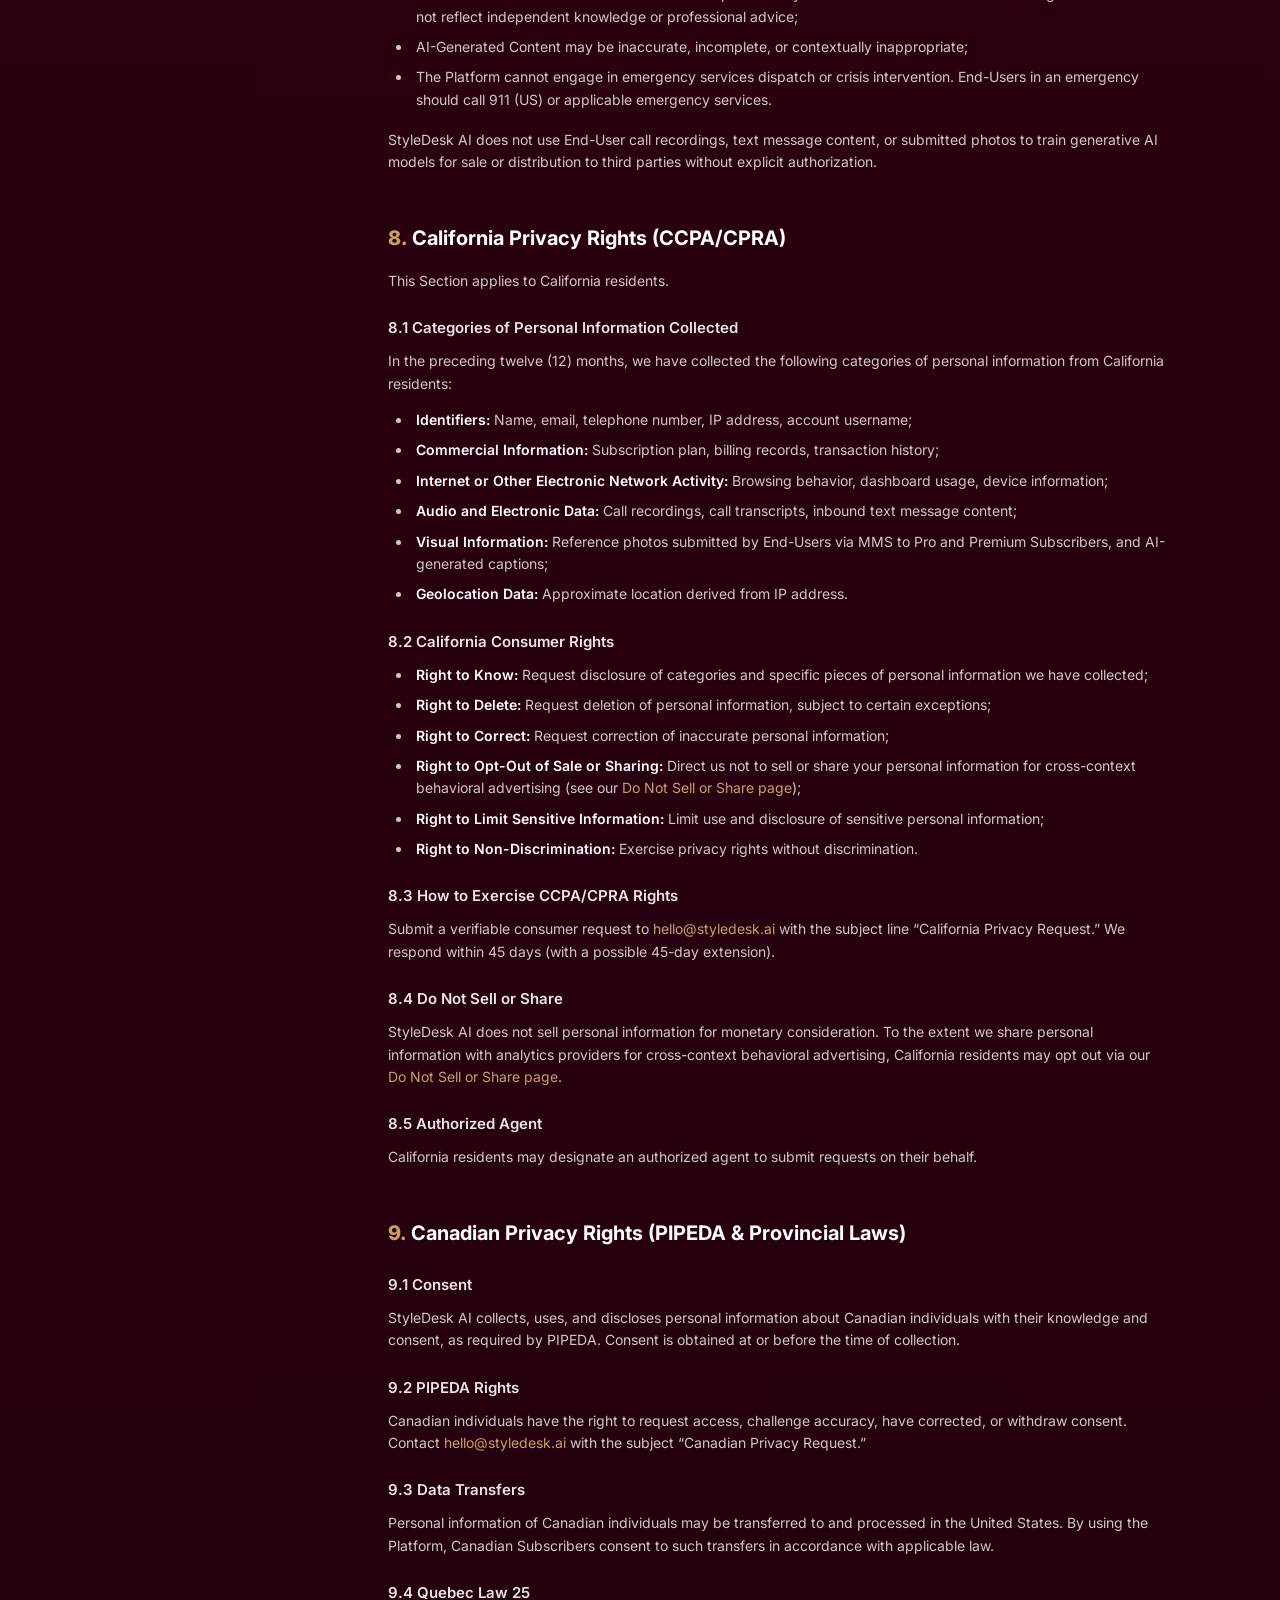
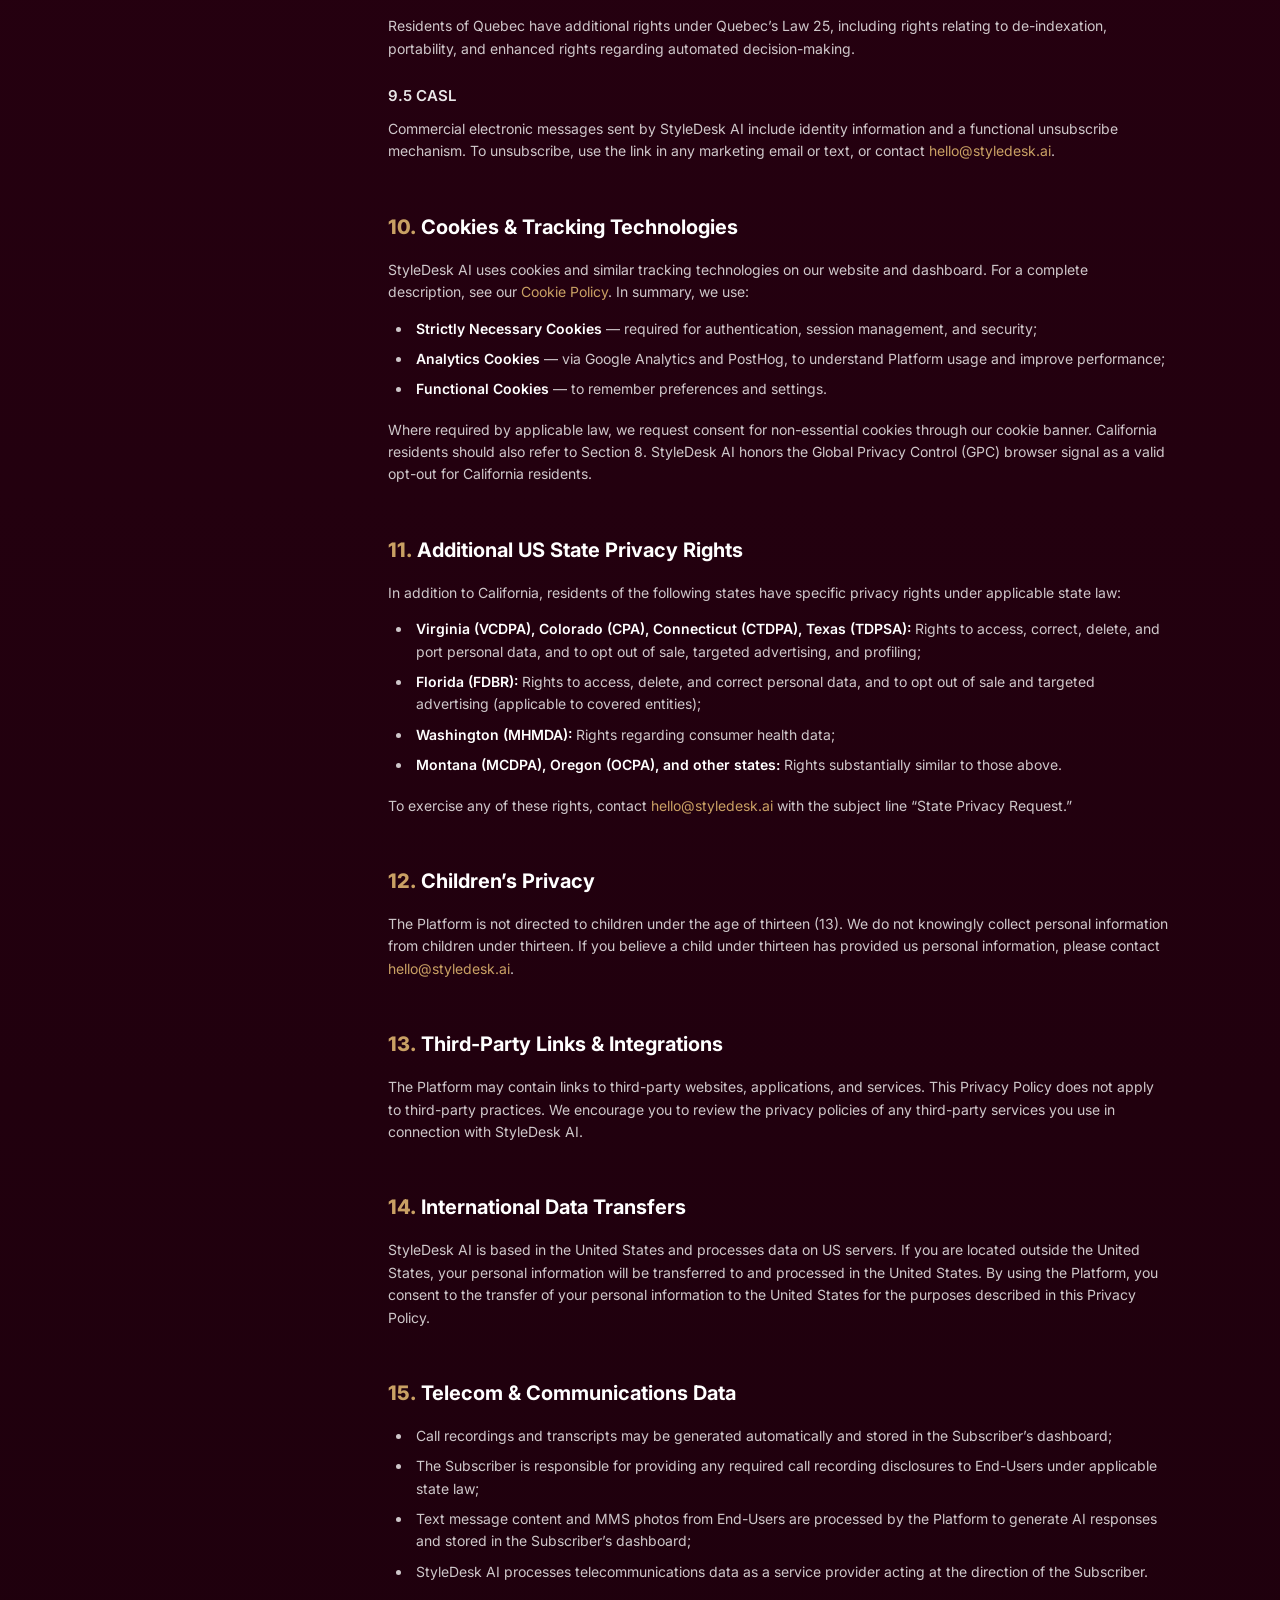
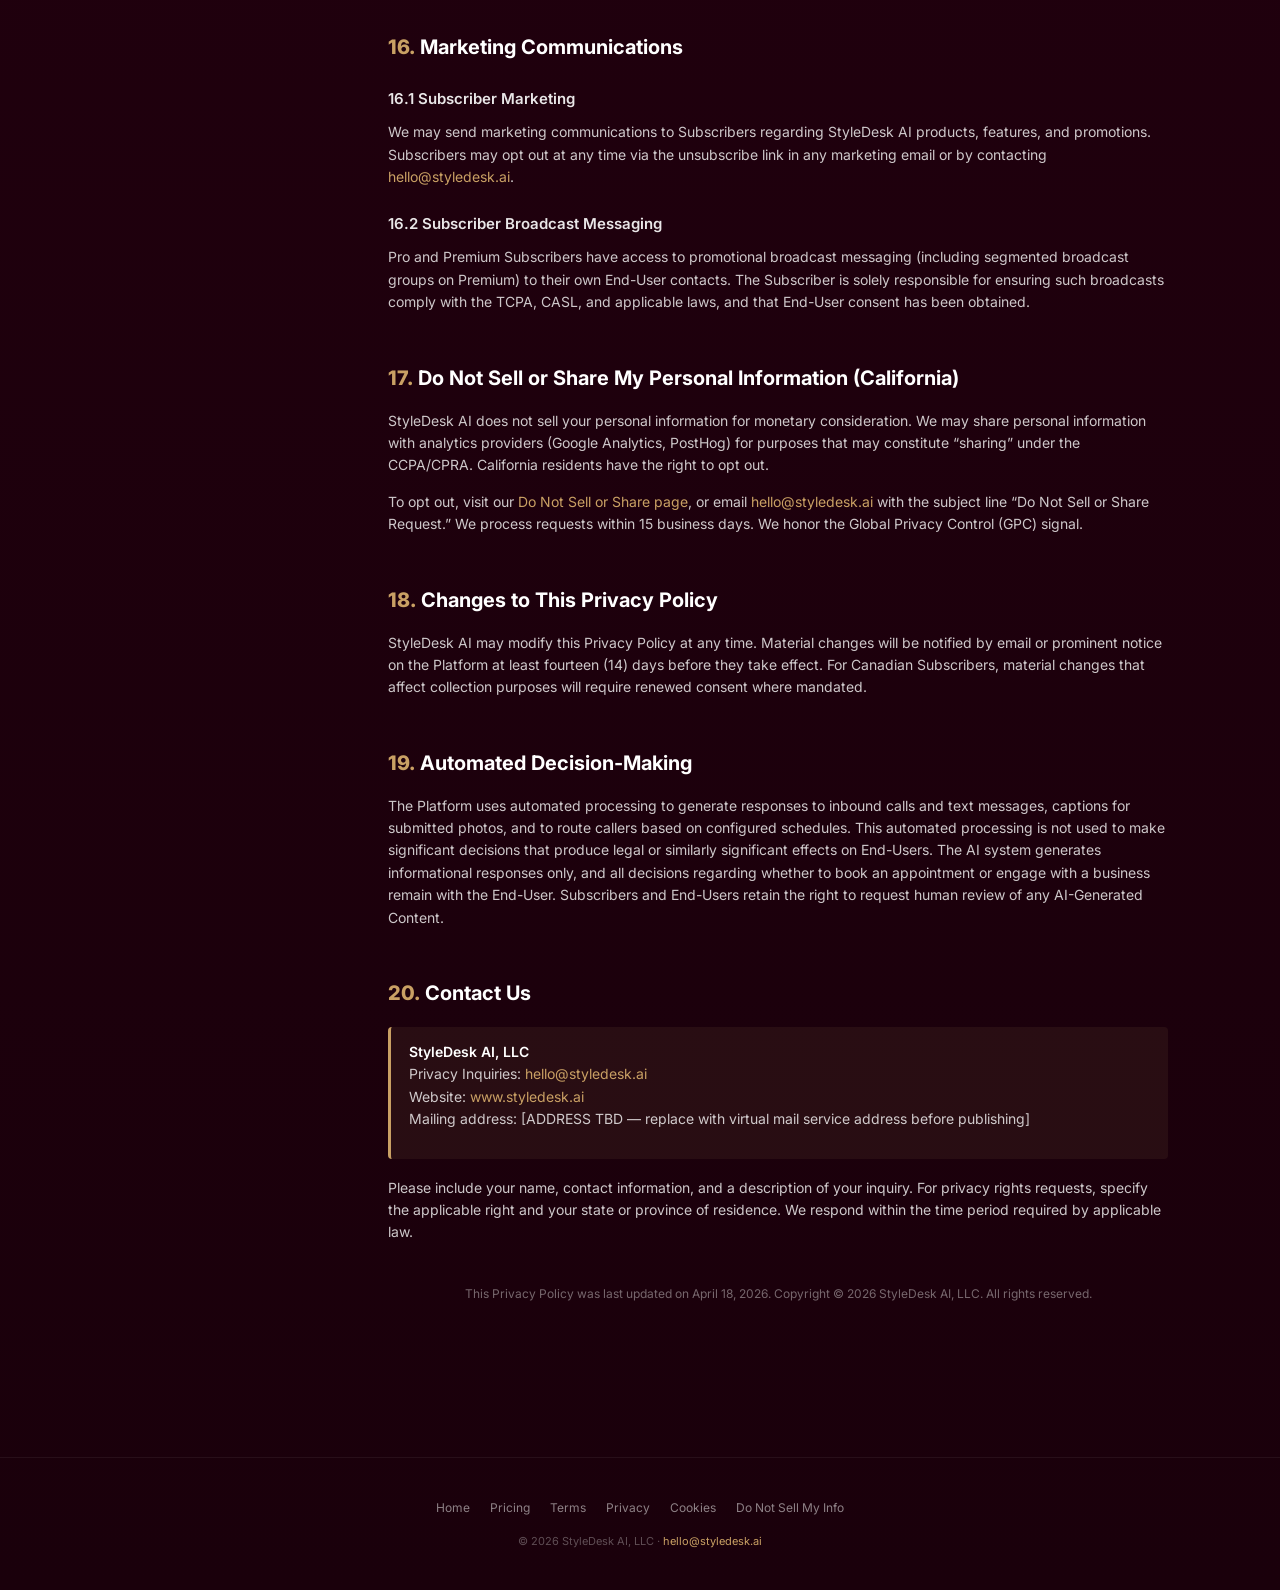
<file: privacy.html>
<!DOCTYPE html>
<html lang="en">
<head>
<meta charset="UTF-8"/>
<meta name="viewport" content="width=device-width, initial-scale=1.0"/>
<link rel="icon" type="image/svg+xml" href="/styledesk-logo.svg"/>
<link rel="icon" type="image/png" sizes="32x32" href="/styledesk-logo.png"/>
<link rel="apple-touch-icon" href="/styledesk-logo.png"/>
<title>Privacy Policy &mdash; StyleDesk.ai</title>
<link rel="preconnect" href="https://fonts.googleapis.com"/>
<link rel="preconnect" href="https://fonts.gstatic.com" crossorigin/>
<link href="https://fonts.googleapis.com/css2?family=Inter:wght@300;400;500;600;700;800;900&display=swap" rel="stylesheet"/>
<link rel="stylesheet" href="/legal.css"/>
</head>
<body>

<header class="site-nav">
  <div class="header-inner">
    <a href="/" class="logo">
      <img src="/styledesk-logo.svg" width="34" height="34" alt="" style="flex-shrink:0;margin-right:5px;display:block"/>
      StyleDesk<span>.ai</span>
    </a>
    <div class="header-nav">
      <a href="/#how">How it works</a>
      <a href="/#pricing">Pricing</a>
      <span class="btn-glow"><a href="https://meetings-na2.hubspot.com/tabish-akbar" target="_blank" rel="noopener noreferrer" class="header-btn">Book Demo</a></span>
    </div>
  </div>
</header>

<div class="legal-wrap">
  <aside class="toc" aria-label="Section navigation">
    <h3>Contents</h3>
    <ol>
      <li><a href="#s1">Information we collect</a></li>
      <li><a href="#s2">How we use your information</a></li>
      <li><a href="#s3">Legal basis for processing</a></li>
      <li><a href="#s4">How we share your information</a></li>
      <li><a href="#s5">Data retention &amp; deletion</a></li>
      <li><a href="#s6">Data security</a></li>
      <li><a href="#s7">AI-generated content disclosure</a></li>
      <li><a href="#s8">California rights (CCPA/CPRA)</a></li>
      <li><a href="#s9">Canadian privacy rights</a></li>
      <li><a href="#s10">Cookies &amp; tracking</a></li>
      <li><a href="#s11">Other US state rights</a></li>
      <li><a href="#s12">Children&rsquo;s privacy</a></li>
      <li><a href="#s13">Third-party links</a></li>
      <li><a href="#s14">International transfers</a></li>
      <li><a href="#s15">Telecom data</a></li>
      <li><a href="#s16">Marketing communications</a></li>
      <li><a href="#s17">Do Not Sell or Share</a></li>
      <li><a href="#s18">Changes to this policy</a></li>
      <li><a href="#s19">Automated decision-making</a></li>
      <li><a href="#s20">Contact</a></li>
    </ol>
  </aside>

  <main class="legal-content">
    <div class="legal-header">
      <p class="legal-eyebrow">StyleDesk AI, LLC</p>
      <h1 class="legal-title">Privacy Policy</h1>
      <p class="legal-dates"><strong>Effective:</strong> April 15, 2026 &nbsp;&middot;&nbsp; <strong>Last updated:</strong> April 23, 2026</p>
    </div>

    <p>StyleDesk AI, LLC (&ldquo;<span class="defined">StyleDesk AI</span>,&rdquo; &ldquo;<span class="defined">we</span>,&rdquo; &ldquo;<span class="defined">us</span>,&rdquo; or &ldquo;<span class="defined">our</span>&rdquo;) is committed to protecting your privacy and handling your personal information with transparency and care. This Privacy Policy describes how we collect, use, disclose, retain, and protect personal information in connection with the StyleDesk AI platform and website at <a href="/">www.styledesk.ai</a> (collectively, the &ldquo;<span class="defined">Platform</span>&rdquo; or &ldquo;<span class="defined">Services</span>&rdquo;).</p>
    <p>This Privacy Policy applies to: <strong>(a) Subscribers</strong> &mdash; barbershop owners, nail salon owners, and other business operators who register for and use the Platform; and <strong>(b) End-Users</strong> &mdash; clients and members of the public who interact with the Platform by calling or texting a Subscriber&rsquo;s dedicated phone number.</p>
    <p>By accessing or using the Platform, you acknowledge that you have read and understood this Privacy Policy. If you do not agree, you must discontinue use of the Platform.</p>

    <h2 id="s1">Information We Collect</h2>
    <h3>1.1 From Subscribers</h3>
    <p>When you register, we collect: full name and business name; business address and location (used to assign a matching local area code); email address and telephone number; billing information (processed by Stripe, Inc. &mdash; we do not store full payment card data); subscription plan selection and preferences; business configuration data (service menus, pricing, hours, booking links, staff schedules, FAQ content); login credentials and account security information.</p>
    <h3>1.2 From End-Users</h3>
    <p>When an End-User calls or texts a Subscriber&rsquo;s dedicated StyleDesk AI phone number, we may collect: the End-User&rsquo;s phone number; call recordings and/or transcripts of voice communications; content of inbound and outbound text messages; <strong>images and media files sent by MMS</strong>, including reference photos of hairstyles or nail designs (Pro and Premium plans only); AI-generated captions describing those images; the End-User&rsquo;s name and appointment time or day, if voluntarily provided in response to an AI follow-up prompt; date, time, and duration of calls and text sessions; call disposition data (e.g., transfer, hangup, booking link sent); and <strong>booking-link click metadata</strong> (see Section 1.4).</p>
    <h3>1.4 Booking-Link Click Tracking</h3>
    <p>When StyleDesk AI sends a Subscriber&rsquo;s booking link to an End-User via SMS, the link is wrapped in a short redirect URL (for example, <code>styledesk.ai/go/xxxxxxxx</code>) that 302-redirects to the Subscriber&rsquo;s actual booking page. When an End-User taps the short link, we log the timestamp of the tap, a count of taps on the same token, and the HTTP User-Agent string of the first tap, then seamlessly forward the End-User to the underlying booking page. This metadata lets us determine whether the 30-minute auto follow-up text is warranted (we skip the follow-up if the End-User already tapped the link) and lets Subscribers see link-engagement data in their dashboards. Click metadata is retained for thirty (30) days and then automatically deleted. Taps occurring within sixty (60) seconds of link delivery are treated as likely automated previews (iMessage, carrier spam scanners) and are not counted as engagement for follow-up suppression.</p>
    <div class="note">
      <p><strong>A note on photos.</strong> When End-Users text a photo to a Pro or Premium Subscriber&rsquo;s dedicated number, we download the image from Telnyx&rsquo;s temporary media storage, store it in a private, access-controlled bucket on Supabase Storage, and run the image through OpenAI&rsquo;s vision API to generate a short caption (10 words or fewer). OpenAI processes these images in accordance with its API data-usage policy and does not train models on this data. Photos are retained for up to 180 days and are then automatically deleted.</p>
    </div>
    <h3>1.3 Automatically Collected</h3>
    <p>When Subscribers access the Platform, we may automatically collect: IP address and approximate geographic location; browser type, version, and operating system; device identifiers; pages viewed, features accessed, and time spent; referring URLs and navigation paths; cookie identifiers and similar tracking technologies (see Section 10).</p>

    <h2 id="s2">How We Use Your Information</h2>
    <ul>
      <li>To provision and operate the Platform, including activating Subscriber accounts, assigning dedicated phone numbers, and enabling AI answering, messaging, and photo intake features;</li>
      <li>To authenticate Subscribers and maintain account security;</li>
      <li>To process subscription payments and manage billing through Stripe;</li>
      <li>To generate and deliver AI-powered responses to End-Users on behalf of Subscribers;</li>
      <li>To generate AI captions for End-User-submitted photos for dashboard organization;</li>
      <li>To populate Subscriber dashboards with call logs, text history, photo galleries, analytics, and performance data;</li>
      <li>To send Subscribers notifications when End-Users submit photos (via SMS and/or daily email digest, subject to Subscriber preferences);</li>
      <li>To provide customer support and troubleshoot technical issues;</li>
      <li>To send transactional communications (account confirmations, billing notices, service updates, security alerts);</li>
      <li>To send marketing and promotional communications to Subscribers, subject to applicable consent and opt-out rights;</li>
      <li>To monitor, analyze, and improve Platform performance, reliability, and features;</li>
      <li>To develop our AI models using aggregated and de-identified data (we do NOT use End-User photos, voice recordings, or text content to train generative AI models for third-party sale);</li>
      <li>To detect and prevent fraud, abuse, security incidents, and violations of our Terms of Service;</li>
      <li>To comply with applicable legal obligations and enforce our legal rights.</li>
    </ul>

    <h2 id="s3">Legal Basis for Processing (Where Applicable)</h2>
    <ul>
      <li><strong>Contractual Necessity:</strong> Processing necessary to perform our contract with you as a Subscriber;</li>
      <li><strong>Legitimate Interests:</strong> Processing necessary for our legitimate business interests, including security, fraud prevention, analytics, and service improvement;</li>
      <li><strong>Legal Obligation:</strong> Processing necessary to comply with applicable laws and regulations;</li>
      <li><strong>Consent:</strong> Where we rely on your consent (such as for certain marketing communications or non-essential cookies), you may withdraw consent at any time.</li>
    </ul>

    <h2 id="s4">How We Share Your Information</h2>
    <p><strong>StyleDesk AI does not sell your personal information to third parties.</strong> We do not share End-User call recordings, text message content, or submitted photos with any third party for advertising or analytics purposes.</p>
    <h3>4.1 Service Providers</h3>
    <p>We share personal information with the following vendors who assist us in operating the Platform:</p>
    <ul>
      <li><strong>Stripe, Inc.</strong> &mdash; payment processing;</li>
      <li><strong>Telnyx, Inc.</strong> &mdash; telephony and SMS/MMS infrastructure;</li>
      <li><strong>Supabase, Inc.</strong> &mdash; cloud hosting, database, and file storage (including photo storage);</li>
      <li><strong>OpenAI, L.L.C.</strong> &mdash; AI language and vision model processing of call transcripts, SMS content, and submitted photos;</li>
      <li><strong>Deepgram, Inc.</strong> &mdash; real-time speech-to-text transcription of inbound calls;</li>
      <li><strong>ElevenLabs, Inc.</strong> &mdash; AI voice synthesis for outbound call audio;</li>
      <li><strong>Resend</strong> &mdash; transactional email delivery;</li>
      <li><strong>Vercel, Inc. and Railway Corp.</strong> &mdash; Platform hosting infrastructure;</li>
      <li><strong>Google Analytics and PostHog</strong> &mdash; Platform usage analytics (see Section 10);</li>
      <li><strong>Sentry</strong> &mdash; application error monitoring.</li>
    </ul>
    <p>All service providers are contractually obligated to use personal information only for the purposes for which it was shared and to maintain appropriate security measures.</p>
    <h3>4.2 Business Transfers</h3>
    <p>In the event of a merger, acquisition, sale of substantially all of our assets, or other business restructuring, personal information may be transferred to the acquiring entity. We will notify affected Subscribers prior to such transfer if practicable.</p>
    <h3>4.3 Legal Requirements and Safety</h3>
    <p>We may disclose personal information when we reasonably believe disclosure is necessary to: comply with a valid legal obligation; enforce our Terms of Service or protect our legal rights; investigate fraud or security incidents; or protect the safety, rights, or property of StyleDesk AI, our Subscribers, End-Users, or the public.</p>
    <h3>4.4 With Your Consent</h3>
    <p>We may share personal information for additional purposes with your prior express consent.</p>

    <h2 id="s5">Data Retention &amp; Deletion</h2>
    <h3>5.1 Subscriber Account Data</h3>
    <p>Retained for the duration of your active subscription and for twelve (12) months following account cancellation, after which we securely delete or de-identify it unless legal retention is required.</p>
    <h3>5.2 Call Logs and Transcripts</h3>
    <p>Retained for ninety (90) days from the date of the call.</p>
    <h3>5.3 Text Message Records</h3>
    <p>Retained for ninety (90) days from the date of each message exchange.</p>
    <h3>5.4 Photo Intake (Pro and Premium)</h3>
    <p>End-User-submitted photos and their AI-generated captions are retained for a maximum of one hundred eighty (180) days from the date of receipt. After 180 days, photos are automatically deleted. Subscribers may manually delete individual photos from their dashboard at any time (removed within 7 days). Subscribers may request that all photos from a specific End-User phone number be purged by emailing <a href="mailto:hello@styledesk.ai">hello@styledesk.ai</a>.</p>
    <h3>5.5 Billing Records</h3>
    <p>Retained for a minimum of five (5) years for financial record-keeping and tax compliance.</p>
    <h3>5.6 Deletion Requests</h3>
    <p>Subscribers may request deletion of their personal information by contacting <a href="mailto:hello@styledesk.ai">hello@styledesk.ai</a>. We process requests in accordance with applicable law. Certain information may be retained to comply with legal obligations, resolve disputes, or enforce our agreements.</p>
    <h3>5.7 End-User Data</h3>
    <p>End-User Data (call recordings, transcripts, text content, submitted photos) is processed and retained on behalf of and at the direction of the Subscriber. End-Users seeking access to or deletion of their data should contact the Subscriber directly. If the Subscriber is unable to address the request, the End-User may contact <a href="mailto:hello@styledesk.ai">hello@styledesk.ai</a>.</p>

    <h2 id="s6">Data Security</h2>
    <p>StyleDesk AI implements commercially reasonable administrative, technical, and physical safeguards:</p>
    <ul>
      <li>Encryption of data in transit using industry-standard TLS protocols;</li>
      <li>Encryption of sensitive data at rest;</li>
      <li>Access controls and role-based permissions;</li>
      <li>Row-level security policies restricting photo access so that each Subscriber can only view photos sent to their own dedicated phone number;</li>
      <li>Regular security reviews and vulnerability assessments;</li>
      <li>Secure deletion procedures for personal information no longer required.</li>
    </ul>
    <p>No security system is impenetrable. In the event of a data security breach, we will notify affected parties in accordance with applicable law and without undue delay.</p>

    <h2 id="s7">AI-Generated Content Disclosure</h2>
    <p>The StyleDesk AI Platform uses artificial intelligence technology to generate automated responses to inbound calls, text messages, and captions for submitted photos. Subscribers and End-Users should be aware that:</p>
    <ul>
      <li>All voice and text responses generated through the Platform are produced by an AI system and not by a human employee of StyleDesk AI or the Subscriber;</li>
      <li>AI-generated photo captions are algorithmically produced and may not perfectly describe the image content;</li>
      <li>AI-Generated Content is based on information provided by the Subscriber in the Platform&rsquo;s configuration and does not reflect independent knowledge or professional advice;</li>
      <li>AI-Generated Content may be inaccurate, incomplete, or contextually inappropriate;</li>
      <li>The Platform cannot engage in emergency services dispatch or crisis intervention. End-Users in an emergency should call 911 (US) or applicable emergency services.</li>
    </ul>
    <p>StyleDesk AI does not use End-User call recordings, text message content, or submitted photos to train generative AI models for sale or distribution to third parties without explicit authorization.</p>

    <h2 id="s8">California Privacy Rights (CCPA/CPRA)</h2>
    <p>This Section applies to California residents.</p>
    <h3>8.1 Categories of Personal Information Collected</h3>
    <p>In the preceding twelve (12) months, we have collected the following categories of personal information from California residents:</p>
    <ul>
      <li><strong>Identifiers:</strong> Name, email, telephone number, IP address, account username;</li>
      <li><strong>Commercial Information:</strong> Subscription plan, billing records, transaction history;</li>
      <li><strong>Internet or Other Electronic Network Activity:</strong> Browsing behavior, dashboard usage, device information;</li>
      <li><strong>Audio and Electronic Data:</strong> Call recordings, call transcripts, inbound text message content;</li>
      <li><strong>Visual Information:</strong> Reference photos submitted by End-Users via MMS to Pro and Premium Subscribers, and AI-generated captions;</li>
      <li><strong>Geolocation Data:</strong> Approximate location derived from IP address.</li>
    </ul>
    <h3>8.2 California Consumer Rights</h3>
    <ul>
      <li><strong>Right to Know:</strong> Request disclosure of categories and specific pieces of personal information we have collected;</li>
      <li><strong>Right to Delete:</strong> Request deletion of personal information, subject to certain exceptions;</li>
      <li><strong>Right to Correct:</strong> Request correction of inaccurate personal information;</li>
      <li><strong>Right to Opt-Out of Sale or Sharing:</strong> Direct us not to sell or share your personal information for cross-context behavioral advertising (see our <a href="/do-not-sell.html">Do Not Sell or Share page</a>);</li>
      <li><strong>Right to Limit Sensitive Information:</strong> Limit use and disclosure of sensitive personal information;</li>
      <li><strong>Right to Non-Discrimination:</strong> Exercise privacy rights without discrimination.</li>
    </ul>
    <h3>8.3 How to Exercise CCPA/CPRA Rights</h3>
    <p>Submit a verifiable consumer request to <a href="mailto:hello@styledesk.ai">hello@styledesk.ai</a> with the subject line &ldquo;California Privacy Request.&rdquo; We respond within 45 days (with a possible 45-day extension).</p>
    <h3>8.4 Do Not Sell or Share</h3>
    <p>StyleDesk AI does not sell personal information for monetary consideration. To the extent we share personal information with analytics providers for cross-context behavioral advertising, California residents may opt out via our <a href="/do-not-sell.html">Do Not Sell or Share page</a>.</p>
    <h3>8.5 Authorized Agent</h3>
    <p>California residents may designate an authorized agent to submit requests on their behalf.</p>

    <h2 id="s9">Canadian Privacy Rights (PIPEDA &amp; Provincial Laws)</h2>
    <h3>9.1 Consent</h3>
    <p>StyleDesk AI collects, uses, and discloses personal information about Canadian individuals with their knowledge and consent, as required by PIPEDA. Consent is obtained at or before the time of collection.</p>
    <h3>9.2 PIPEDA Rights</h3>
    <p>Canadian individuals have the right to request access, challenge accuracy, have corrected, or withdraw consent. Contact <a href="mailto:hello@styledesk.ai">hello@styledesk.ai</a> with the subject &ldquo;Canadian Privacy Request.&rdquo;</p>
    <h3>9.3 Data Transfers</h3>
    <p>Personal information of Canadian individuals may be transferred to and processed in the United States. By using the Platform, Canadian Subscribers consent to such transfers in accordance with applicable law.</p>
    <h3>9.4 Quebec Law 25</h3>
    <p>Residents of Quebec have additional rights under Quebec&rsquo;s Law 25, including rights relating to de-indexation, portability, and enhanced rights regarding automated decision-making.</p>
    <h3>9.5 CASL</h3>
    <p>Commercial electronic messages sent by StyleDesk AI include identity information and a functional unsubscribe mechanism. To unsubscribe, use the link in any marketing email or text, or contact <a href="mailto:hello@styledesk.ai">hello@styledesk.ai</a>.</p>

    <h2 id="s10">Cookies &amp; Tracking Technologies</h2>
    <p>StyleDesk AI uses cookies and similar tracking technologies on our website and dashboard. For a complete description, see our <a href="/cookies.html">Cookie Policy</a>. In summary, we use:</p>
    <ul>
      <li><strong>Strictly Necessary Cookies</strong> &mdash; required for authentication, session management, and security;</li>
      <li><strong>Analytics Cookies</strong> &mdash; via Google Analytics and PostHog, to understand Platform usage and improve performance;</li>
      <li><strong>Functional Cookies</strong> &mdash; to remember preferences and settings.</li>
    </ul>
    <p>Where required by applicable law, we request consent for non-essential cookies through our cookie banner. California residents should also refer to Section 8. StyleDesk AI honors the Global Privacy Control (GPC) browser signal as a valid opt-out for California residents.</p>

    <h2 id="s11">Additional US State Privacy Rights</h2>
    <p>In addition to California, residents of the following states have specific privacy rights under applicable state law:</p>
    <ul>
      <li><strong>Virginia (VCDPA), Colorado (CPA), Connecticut (CTDPA), Texas (TDPSA):</strong> Rights to access, correct, delete, and port personal data, and to opt out of sale, targeted advertising, and profiling;</li>
      <li><strong>Florida (FDBR):</strong> Rights to access, delete, and correct personal data, and to opt out of sale and targeted advertising (applicable to covered entities);</li>
      <li><strong>Washington (MHMDA):</strong> Rights regarding consumer health data;</li>
      <li><strong>Montana (MCDPA), Oregon (OCPA), and other states:</strong> Rights substantially similar to those above.</li>
    </ul>
    <p>To exercise any of these rights, contact <a href="mailto:hello@styledesk.ai">hello@styledesk.ai</a> with the subject line &ldquo;State Privacy Request.&rdquo;</p>

    <h2 id="s12">Children&rsquo;s Privacy</h2>
    <p>The Platform is not directed to children under the age of thirteen (13). We do not knowingly collect personal information from children under thirteen. If you believe a child under thirteen has provided us personal information, please contact <a href="mailto:hello@styledesk.ai">hello@styledesk.ai</a>.</p>

    <h2 id="s13">Third-Party Links &amp; Integrations</h2>
    <p>The Platform may contain links to third-party websites, applications, and services. This Privacy Policy does not apply to third-party practices. We encourage you to review the privacy policies of any third-party services you use in connection with StyleDesk AI.</p>

    <h2 id="s14">International Data Transfers</h2>
    <p>StyleDesk AI is based in the United States and processes data on US servers. If you are located outside the United States, your personal information will be transferred to and processed in the United States. By using the Platform, you consent to the transfer of your personal information to the United States for the purposes described in this Privacy Policy.</p>

    <h2 id="s15">Telecom &amp; Communications Data</h2>
    <ul>
      <li>Call recordings and transcripts may be generated automatically and stored in the Subscriber&rsquo;s dashboard;</li>
      <li>The Subscriber is responsible for providing any required call recording disclosures to End-Users under applicable state law;</li>
      <li>Text message content and MMS photos from End-Users are processed by the Platform to generate AI responses and stored in the Subscriber&rsquo;s dashboard;</li>
      <li>StyleDesk AI processes telecommunications data as a service provider acting at the direction of the Subscriber.</li>
    </ul>

    <h2 id="s16">Marketing Communications</h2>
    <h3>16.1 Subscriber Marketing</h3>
    <p>We may send marketing communications to Subscribers regarding StyleDesk AI products, features, and promotions. Subscribers may opt out at any time via the unsubscribe link in any marketing email or by contacting <a href="mailto:hello@styledesk.ai">hello@styledesk.ai</a>.</p>
    <h3>16.2 Subscriber Broadcast Messaging</h3>
    <p>Pro and Premium Subscribers have access to promotional broadcast messaging (including segmented broadcast groups on Premium) to their own End-User contacts. The Subscriber is solely responsible for ensuring such broadcasts comply with the TCPA, CASL, and applicable laws, and that End-User consent has been obtained.</p>

    <h2 id="s17">Do Not Sell or Share My Personal Information (California)</h2>
    <p>StyleDesk AI does not sell your personal information for monetary consideration. We may share personal information with analytics providers (Google Analytics, PostHog) for purposes that may constitute &ldquo;sharing&rdquo; under the CCPA/CPRA. California residents have the right to opt out.</p>
    <p>To opt out, visit our <a href="/do-not-sell.html">Do Not Sell or Share page</a>, or email <a href="mailto:hello@styledesk.ai">hello@styledesk.ai</a> with the subject line &ldquo;Do Not Sell or Share Request.&rdquo; We process requests within 15 business days. We honor the Global Privacy Control (GPC) signal.</p>

    <h2 id="s18">Changes to This Privacy Policy</h2>
    <p>StyleDesk AI may modify this Privacy Policy at any time. Material changes will be notified by email or prominent notice on the Platform at least fourteen (14) days before they take effect. For Canadian Subscribers, material changes that affect collection purposes will require renewed consent where mandated.</p>

    <h2 id="s19">Automated Decision-Making</h2>
    <p>The Platform uses automated processing to generate responses to inbound calls and text messages, captions for submitted photos, and to route callers based on configured schedules. This automated processing is not used to make significant decisions that produce legal or similarly significant effects on End-Users. The AI system generates informational responses only, and all decisions regarding whether to book an appointment or engage with a business remain with the End-User. Subscribers and End-Users retain the right to request human review of any AI-Generated Content.</p>

    <h2 id="s20">Contact Us</h2>
    <div class="note">
      <p><strong>StyleDesk AI, LLC</strong><br>
      Privacy Inquiries: <a href="mailto:hello@styledesk.ai">hello@styledesk.ai</a><br>
      Website: <a href="/">www.styledesk.ai</a><br>
      Mailing address: [ADDRESS TBD &mdash; replace with virtual mail service address before publishing]</p>
    </div>
    <p>Please include your name, contact information, and a description of your inquiry. For privacy rights requests, specify the applicable right and your state or province of residence. We respond within the time period required by applicable law.</p>

    <p style="margin-top:40px; font-size: 12px; color: rgba(255,255,255,0.4); text-align: center;">This Privacy Policy was last updated on April 18, 2026. Copyright &copy; 2026 StyleDesk AI, LLC. All rights reserved.</p>
  </main>
</div>

<footer>
  <div class="footer-inner">
    <div class="footer-links">
      <a href="/">Home</a>
      <a href="/#pricing">Pricing</a>
      <a href="/terms.html">Terms</a>
      <a href="/privacy.html">Privacy</a>
      <a href="/cookies.html">Cookies</a>
      <a href="/do-not-sell.html">Do Not Sell My Info</a>
    </div>
    <div class="footer-contact">&copy; 2026 StyleDesk AI, LLC &middot; <a href="mailto:hello@styledesk.ai">hello@styledesk.ai</a></div>
  </div>
</footer>

<script>
  (function() {
    const links = document.querySelectorAll('.toc a');
    const sections = Array.from(document.querySelectorAll('.legal-content h2[id]'));
    function update() {
      const scroll = window.scrollY + 120;
      let current = sections[0]?.id;
      for (const s of sections) { if (s.offsetTop <= scroll) current = s.id; }
      links.forEach(a => { a.classList.toggle('active', a.getAttribute('href') === '#' + current); });
    }
    // Intercept TOC clicks: smooth-scroll without pushing to history, so
    // the browser back button leaves the page in one click (otherwise each
    // section jump adds a history entry that back has to step through).
    links.forEach(a => {
      a.addEventListener('click', function(e) {
        const href = a.getAttribute('href');
        if (!href || !href.startsWith('#')) return;
        const target = document.querySelector(href);
        if (!target) return;
        e.preventDefault();
        const y = target.getBoundingClientRect().top + window.scrollY - 90;
        window.scrollTo({ top: y, behavior: 'smooth' });
        history.replaceState(null, '', href);
      });
    });
    window.addEventListener('scroll', update, { passive: true });
    update();
  })();
</script>
</body>
</html>
</file>
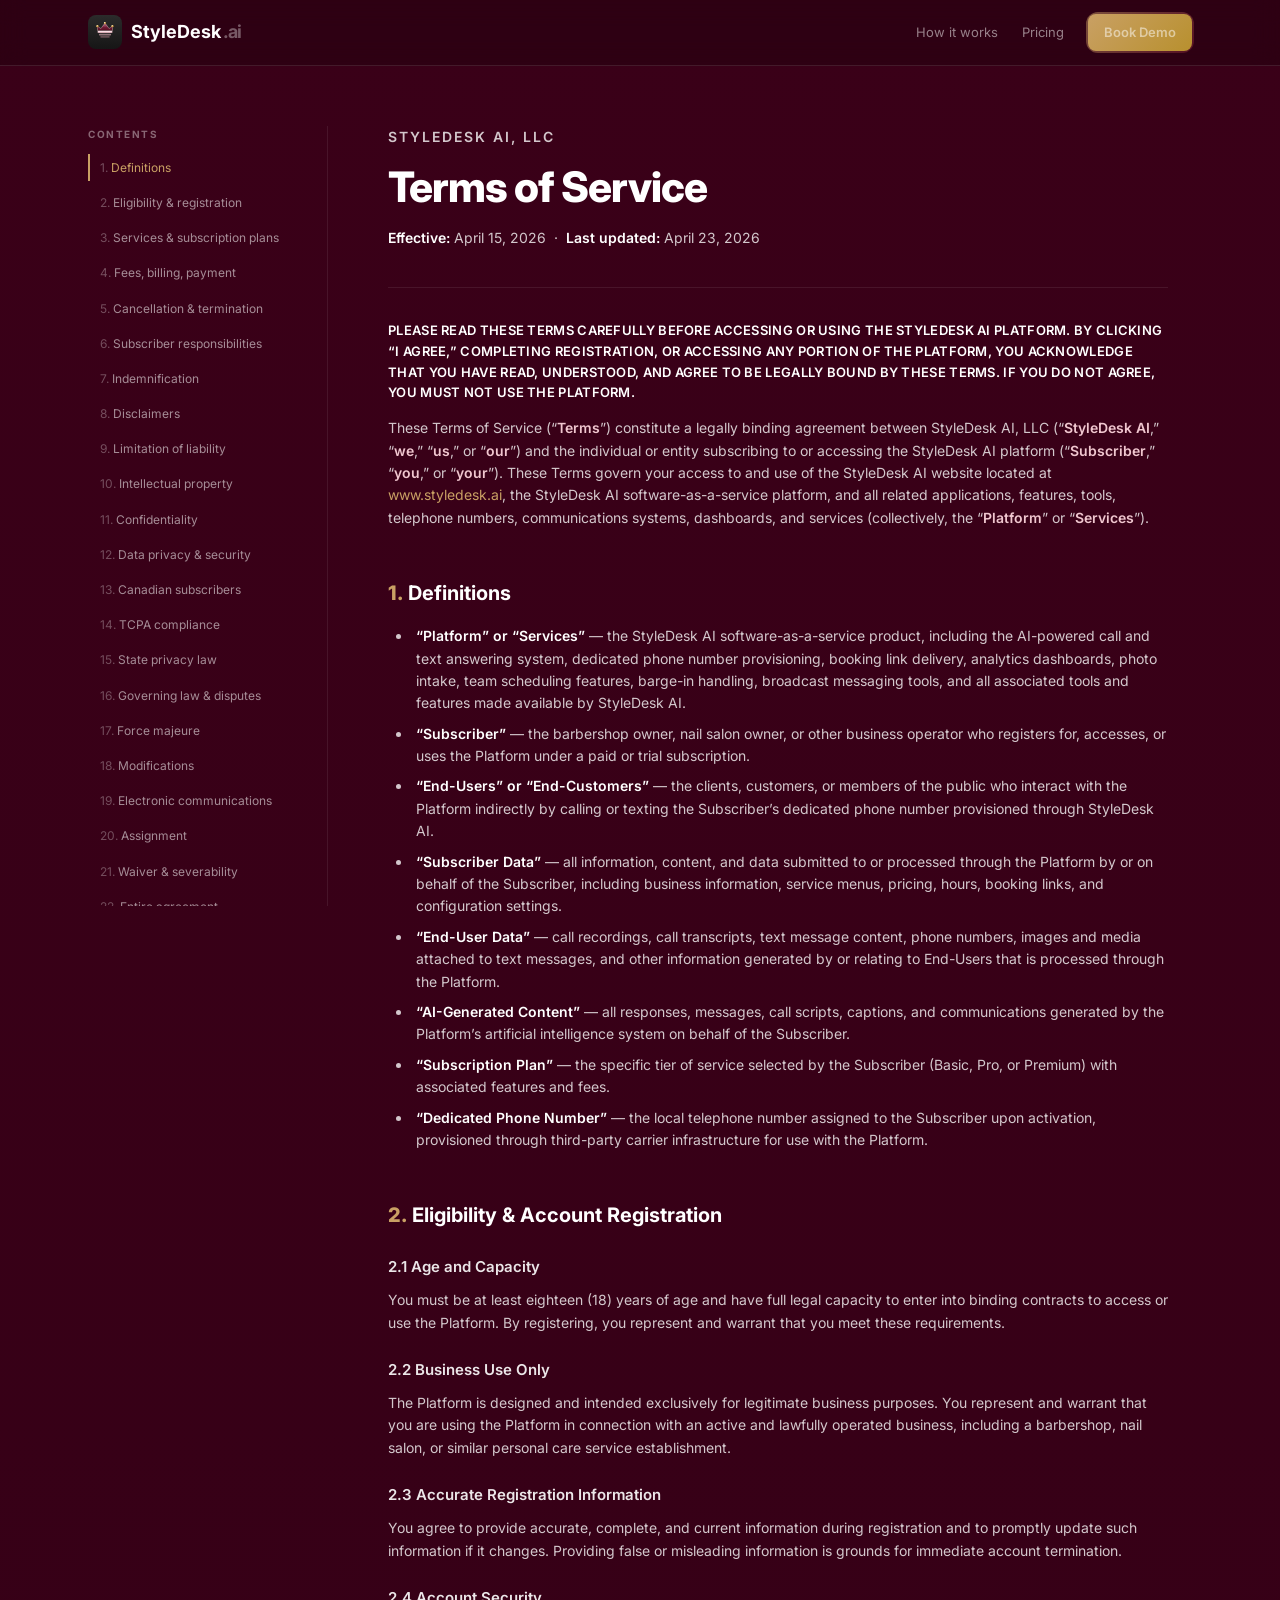
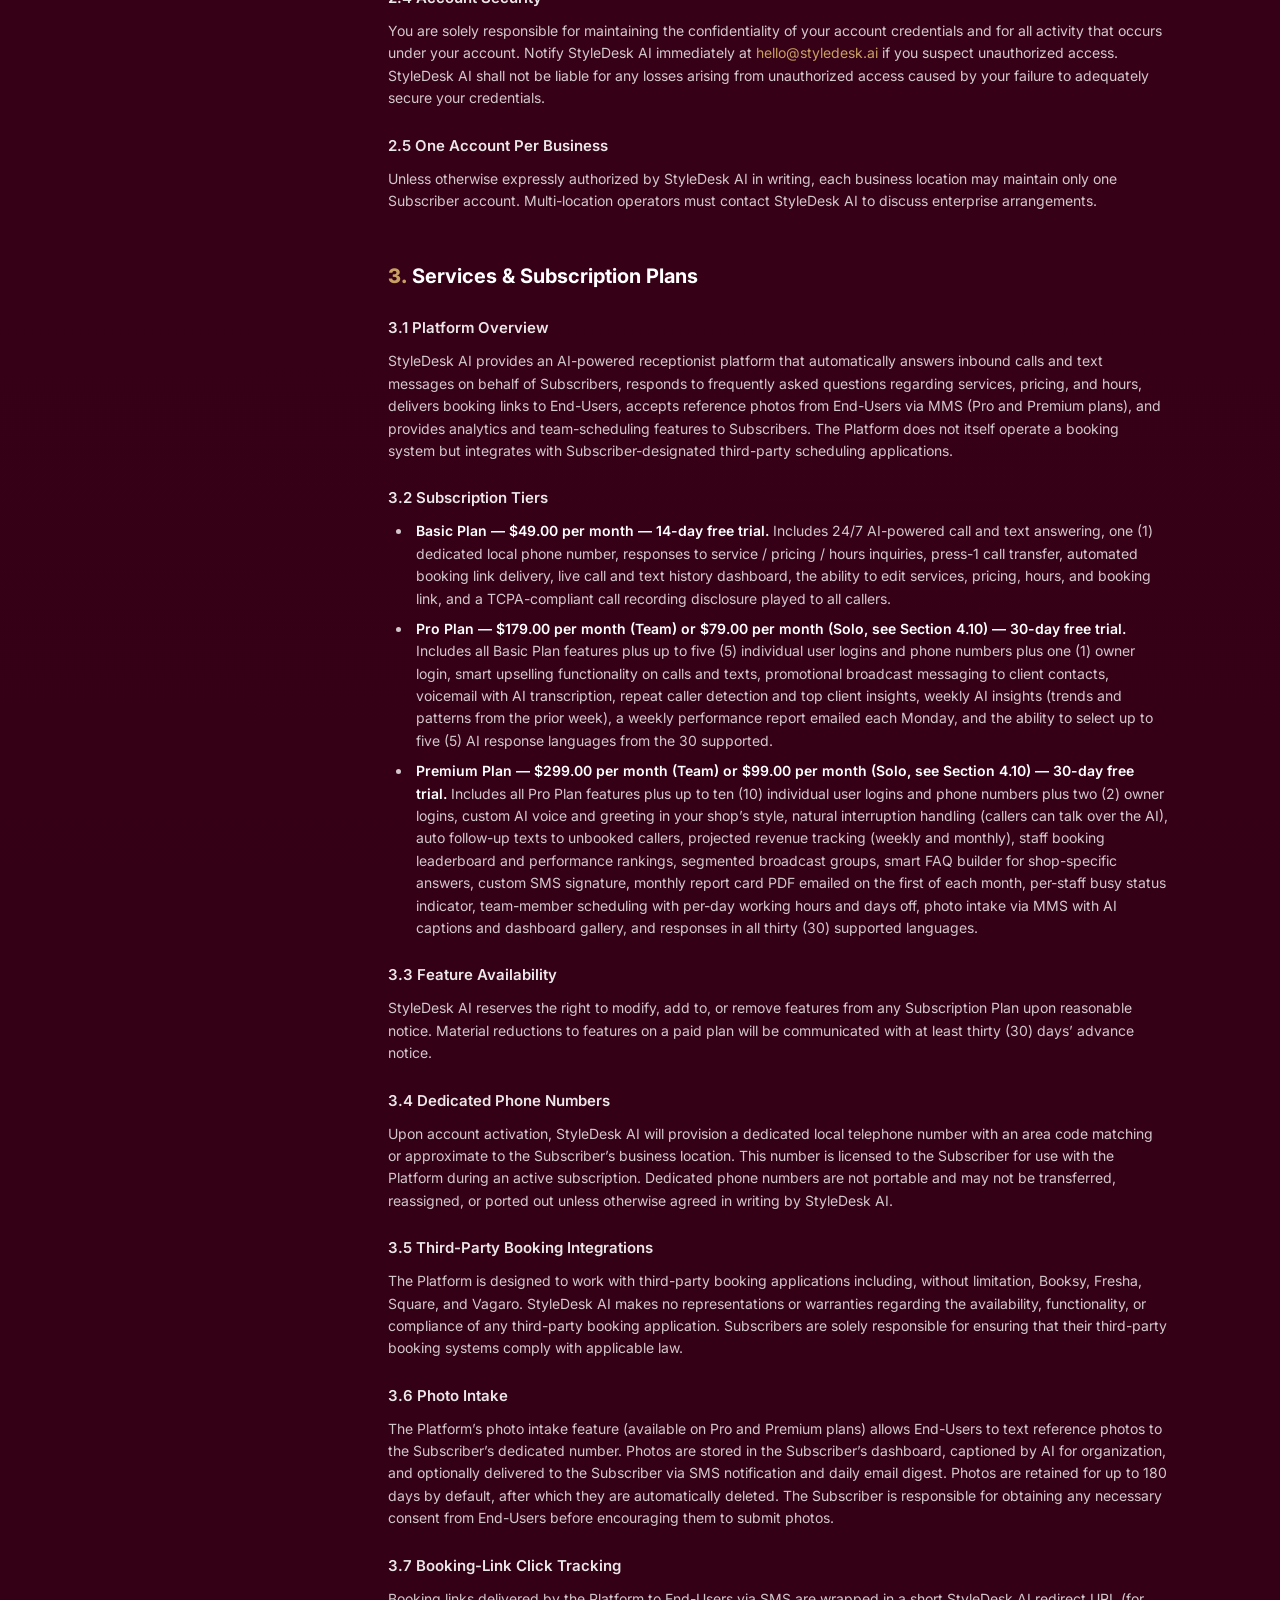
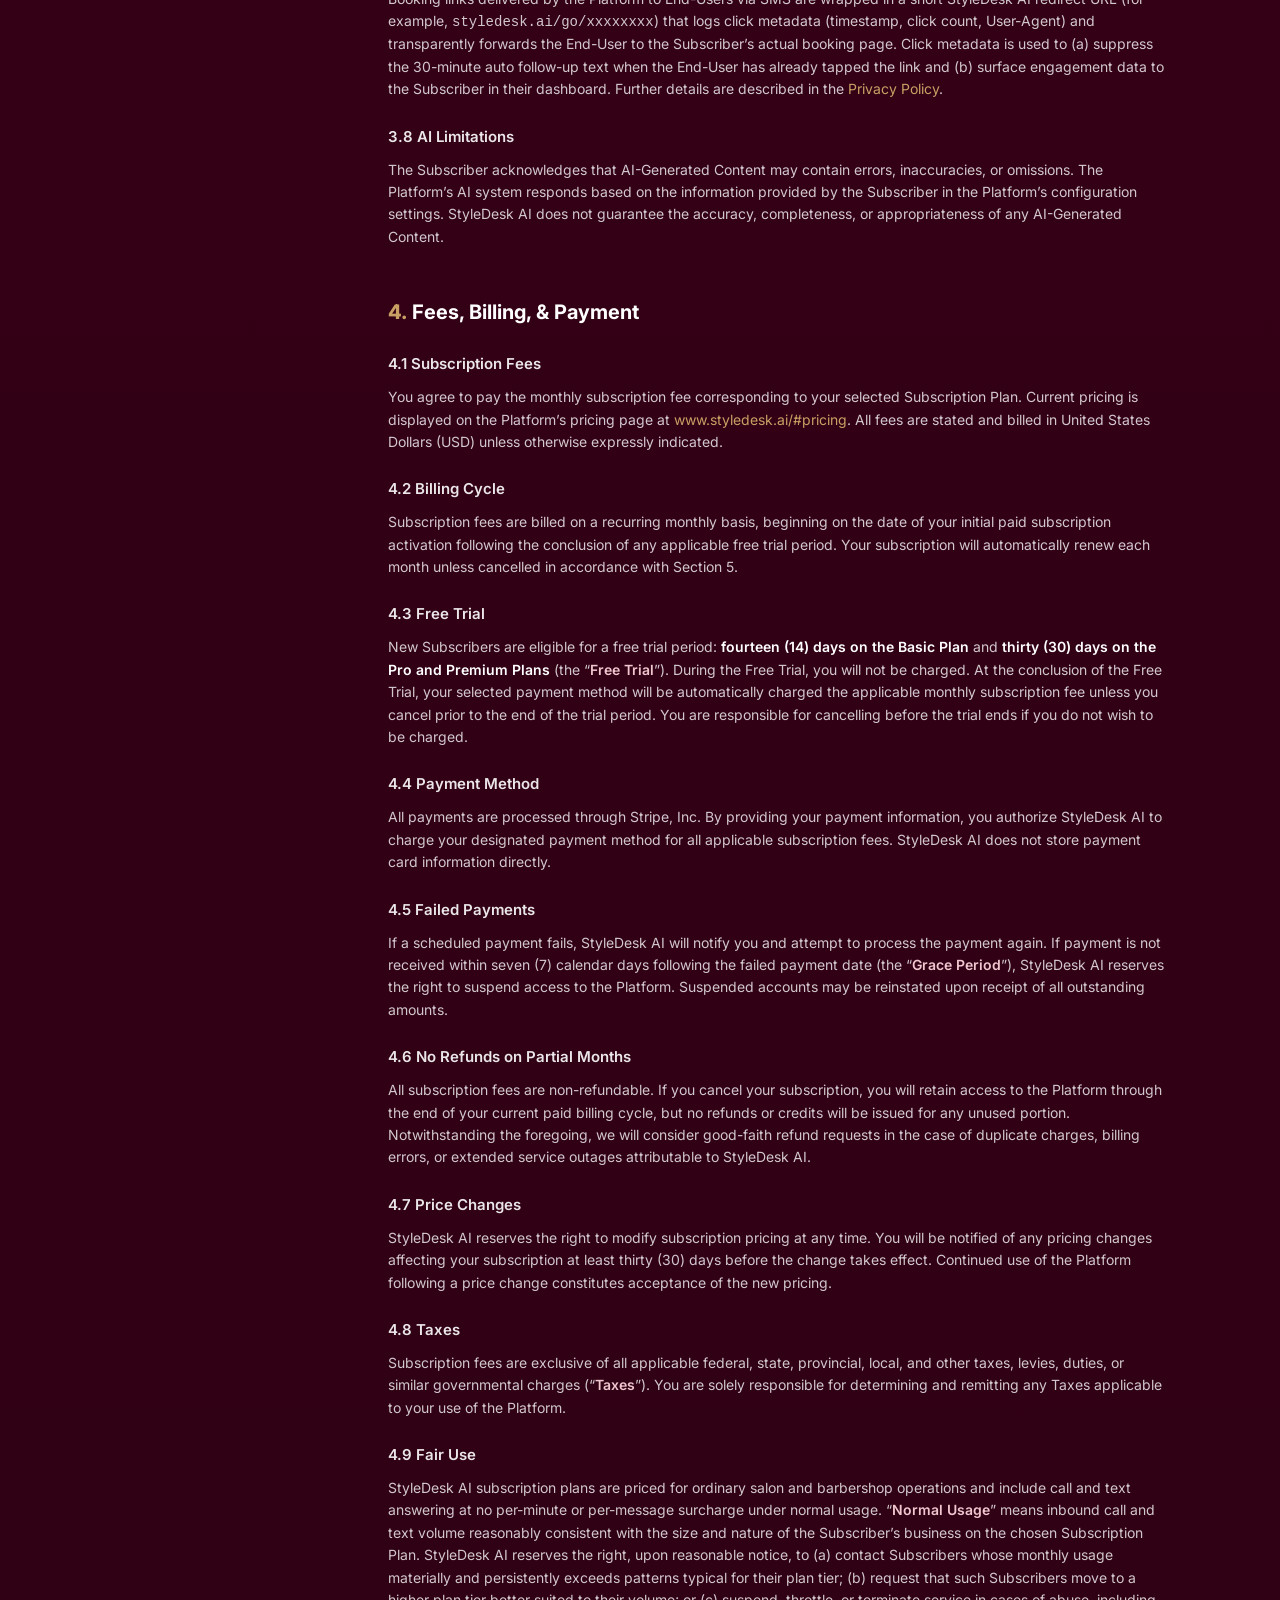
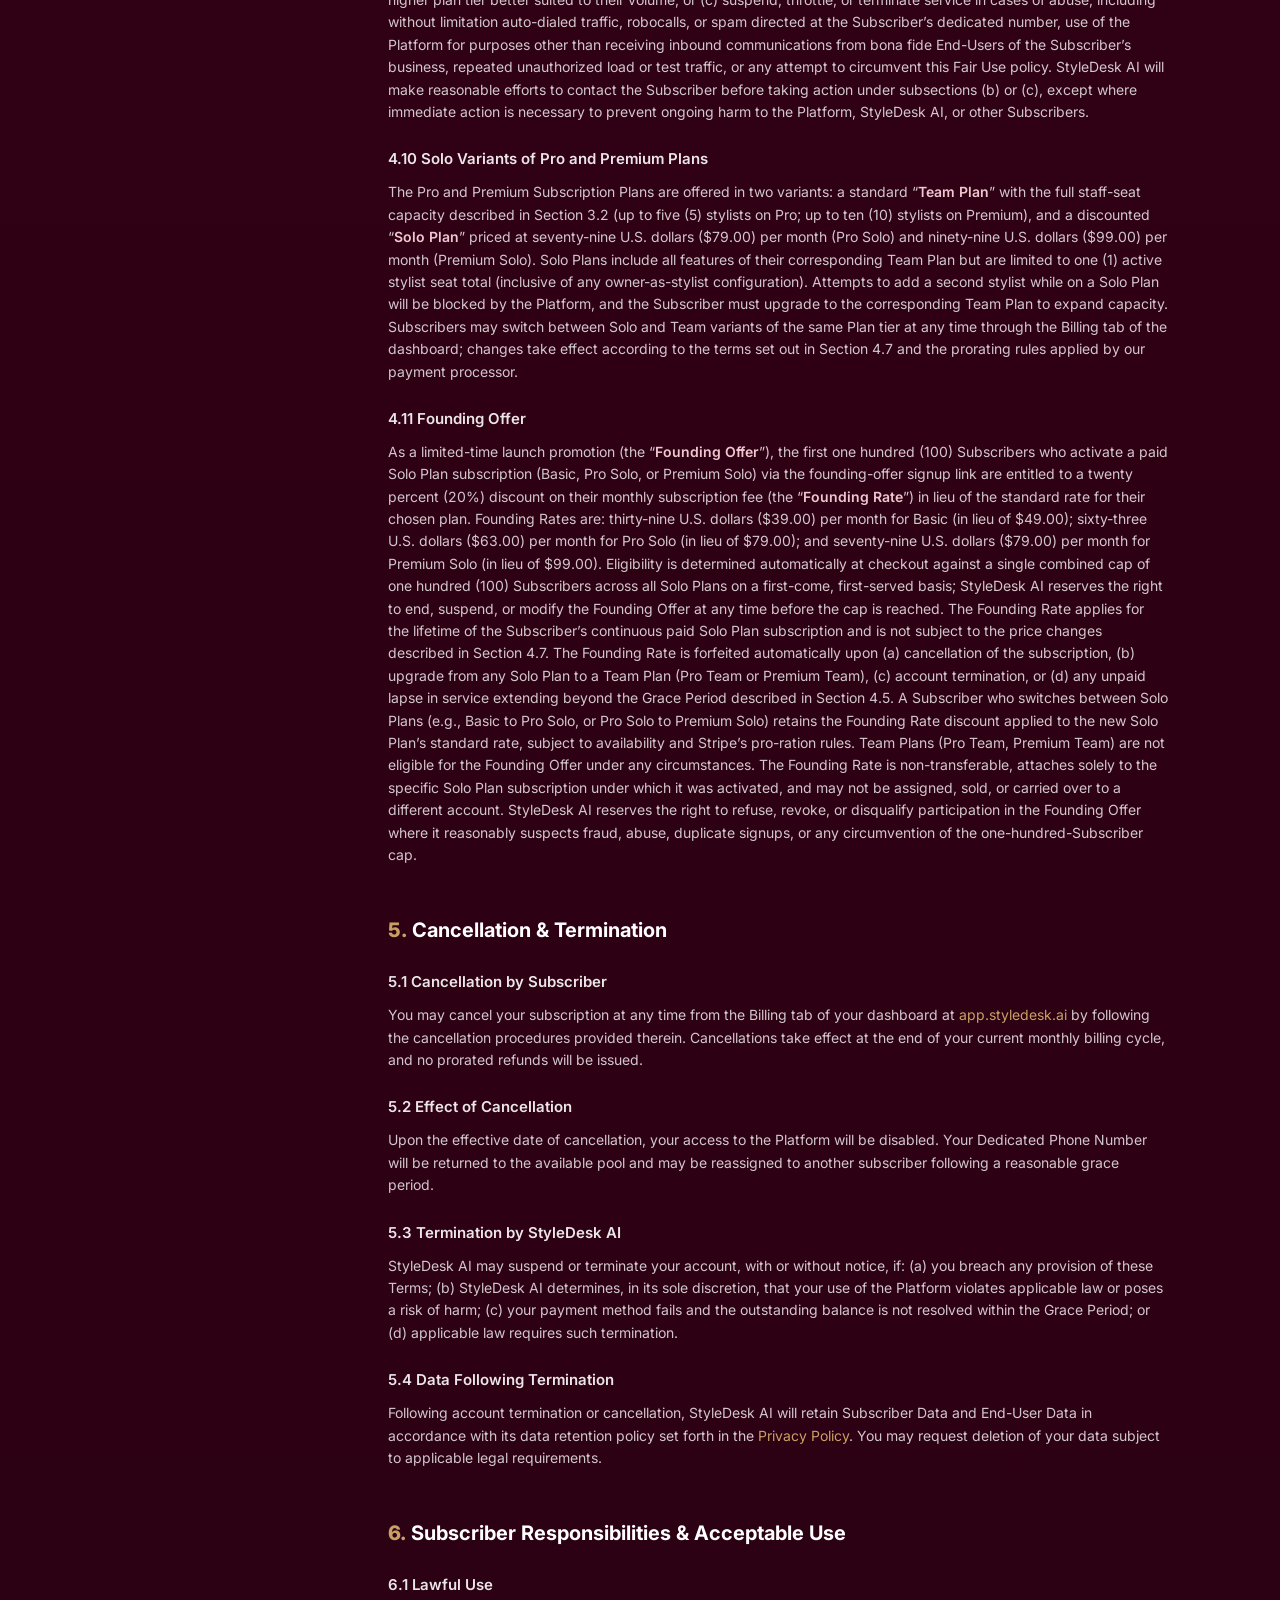
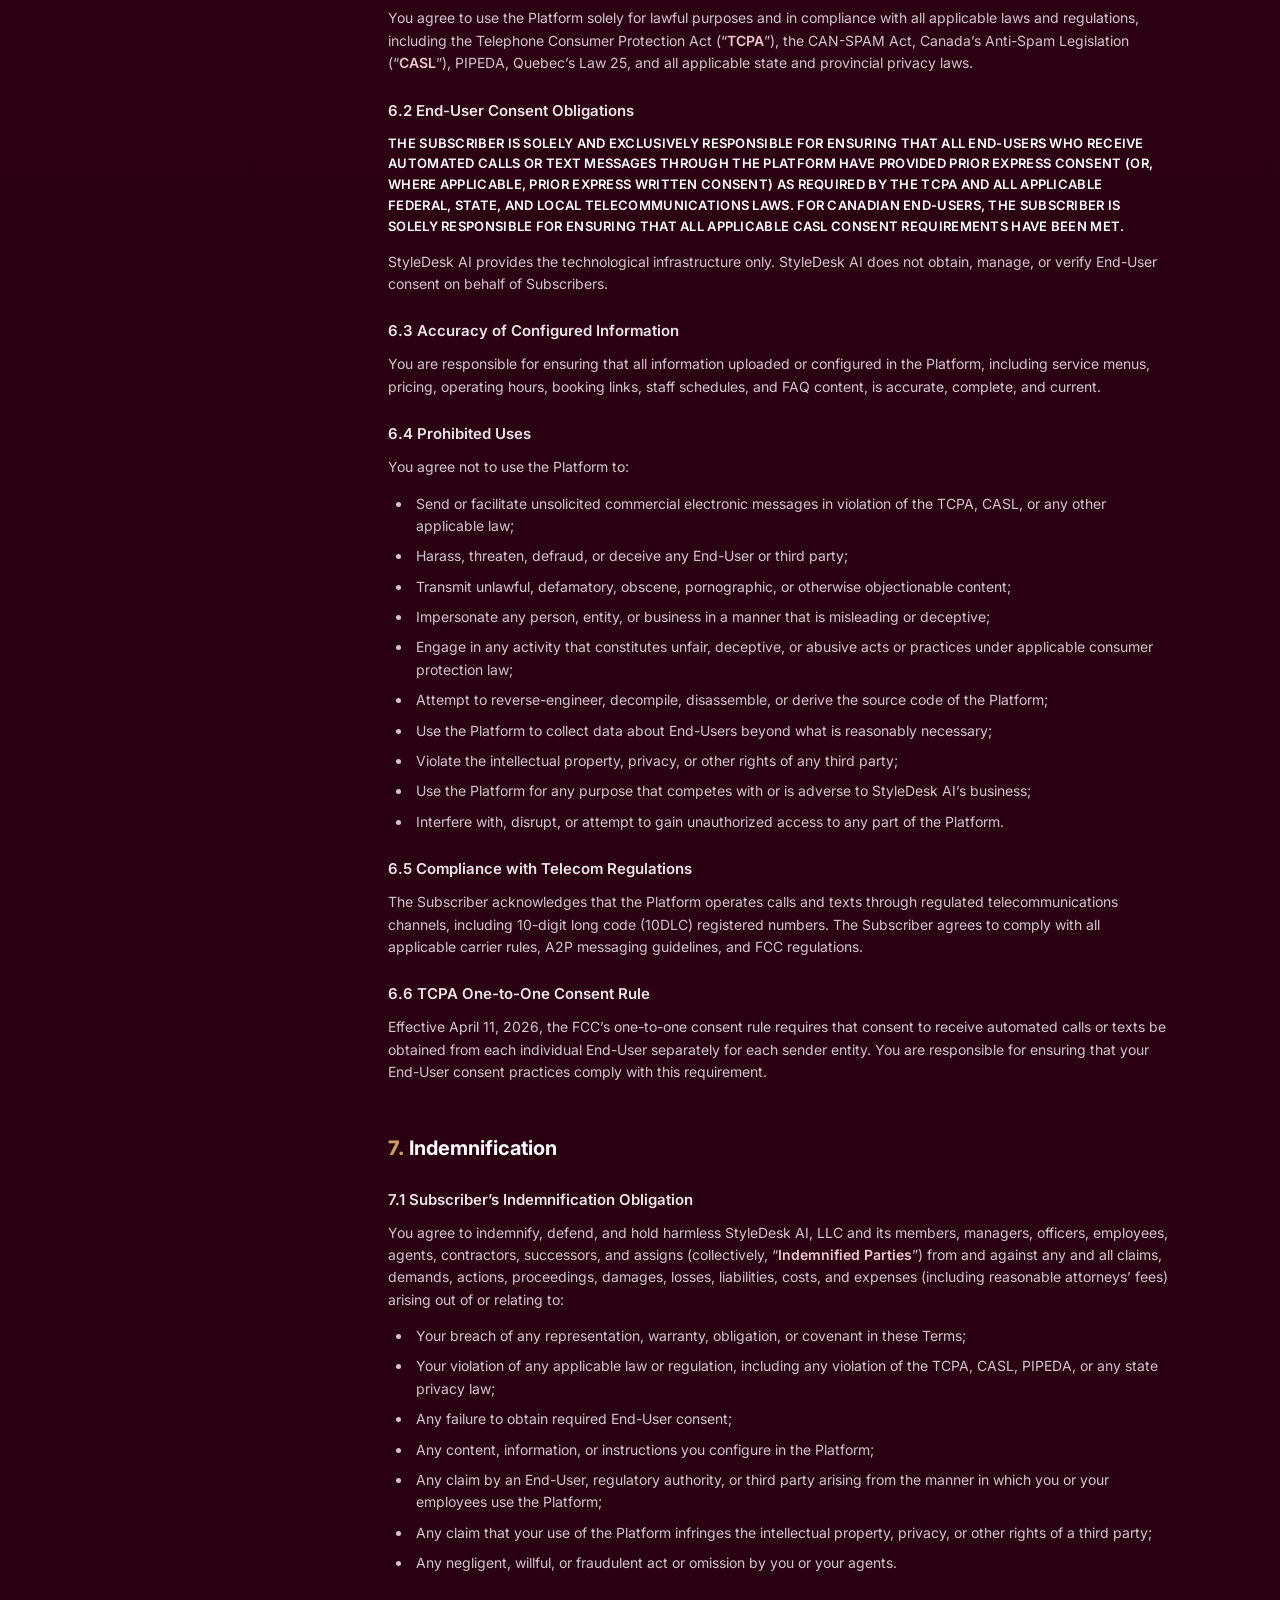
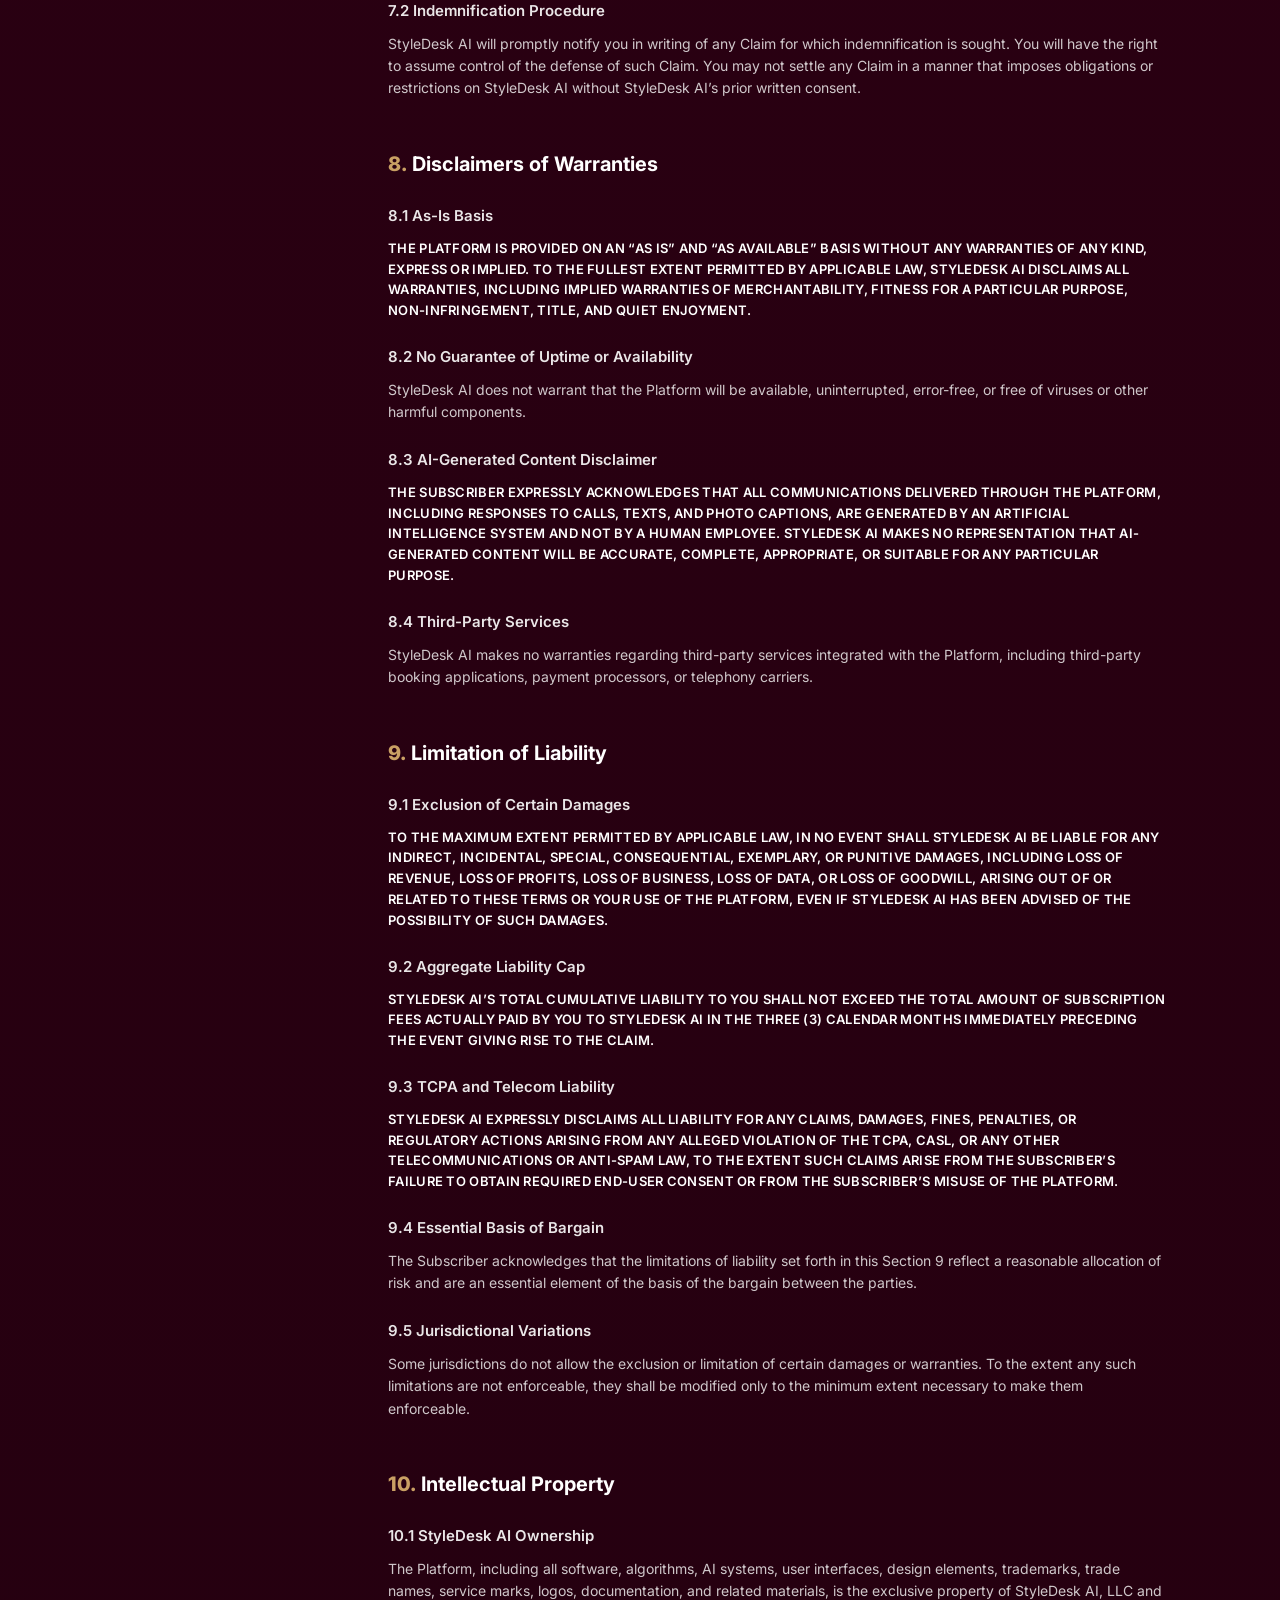
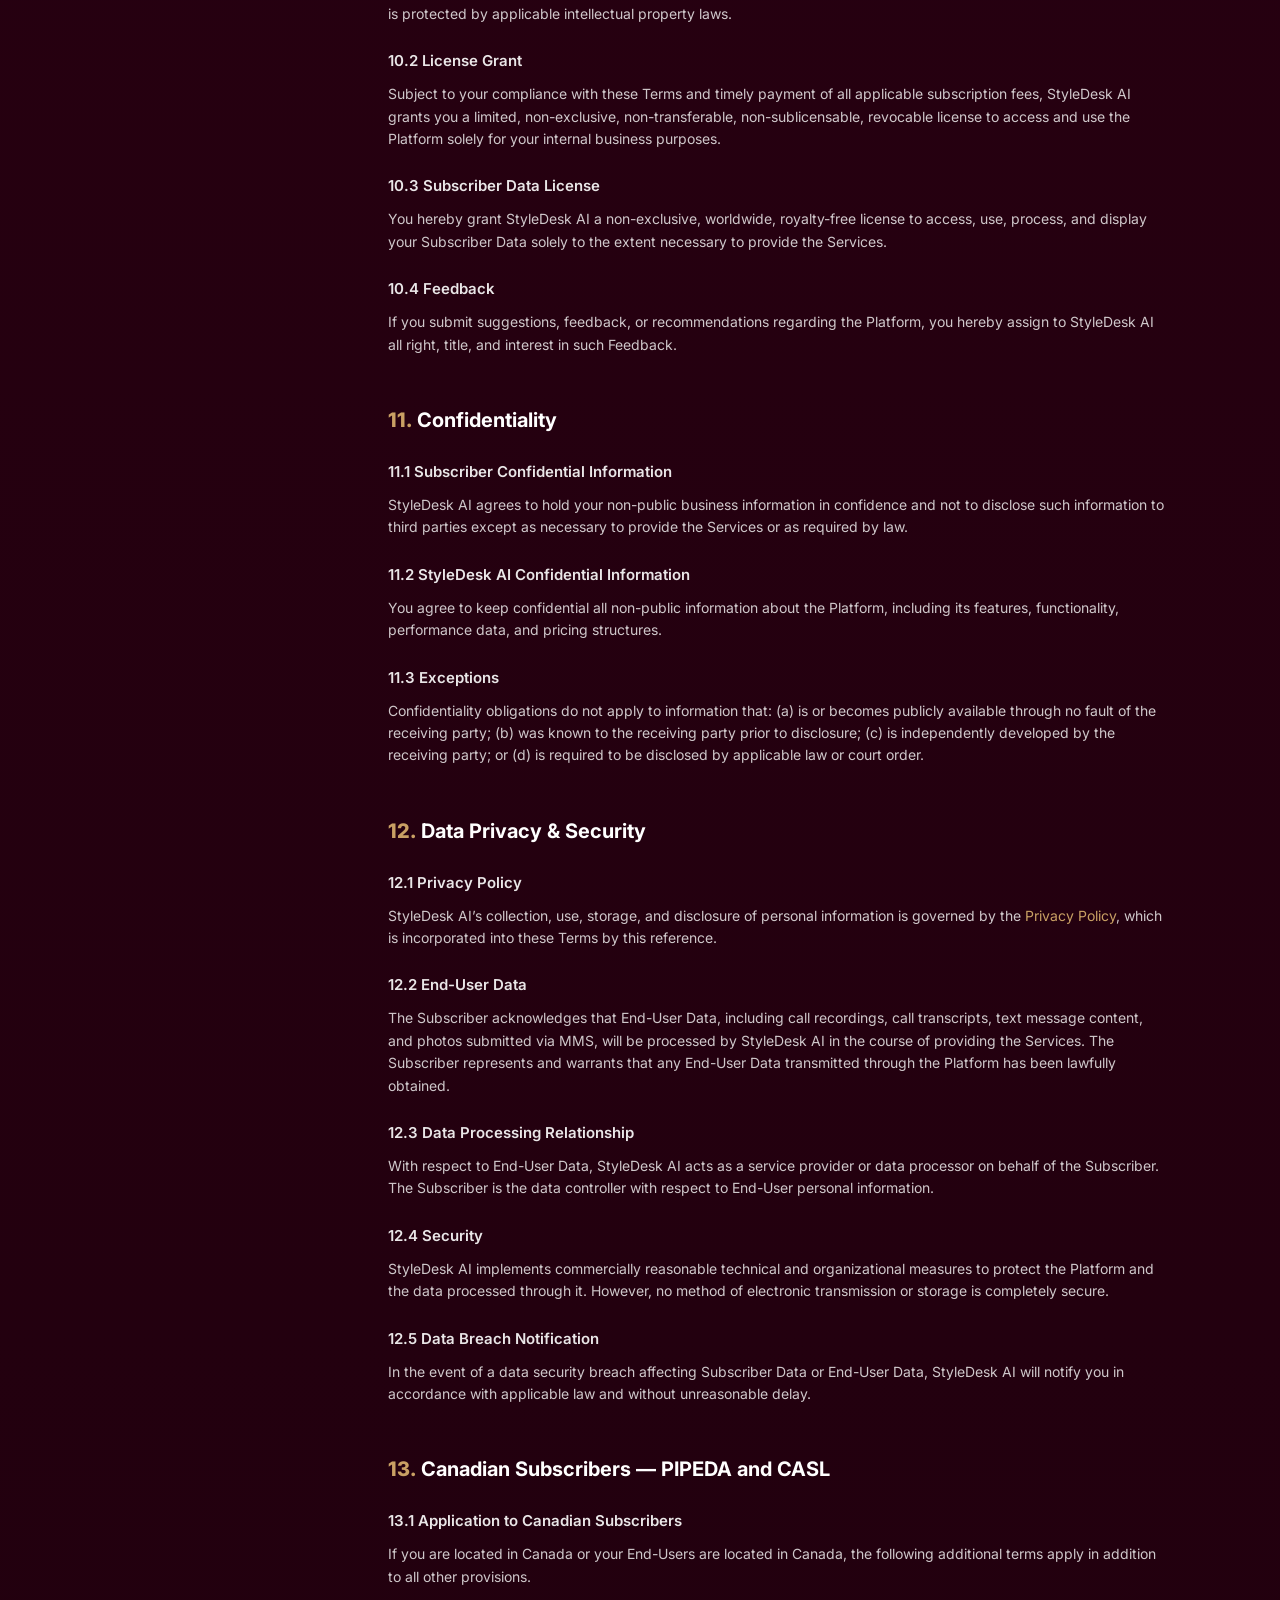
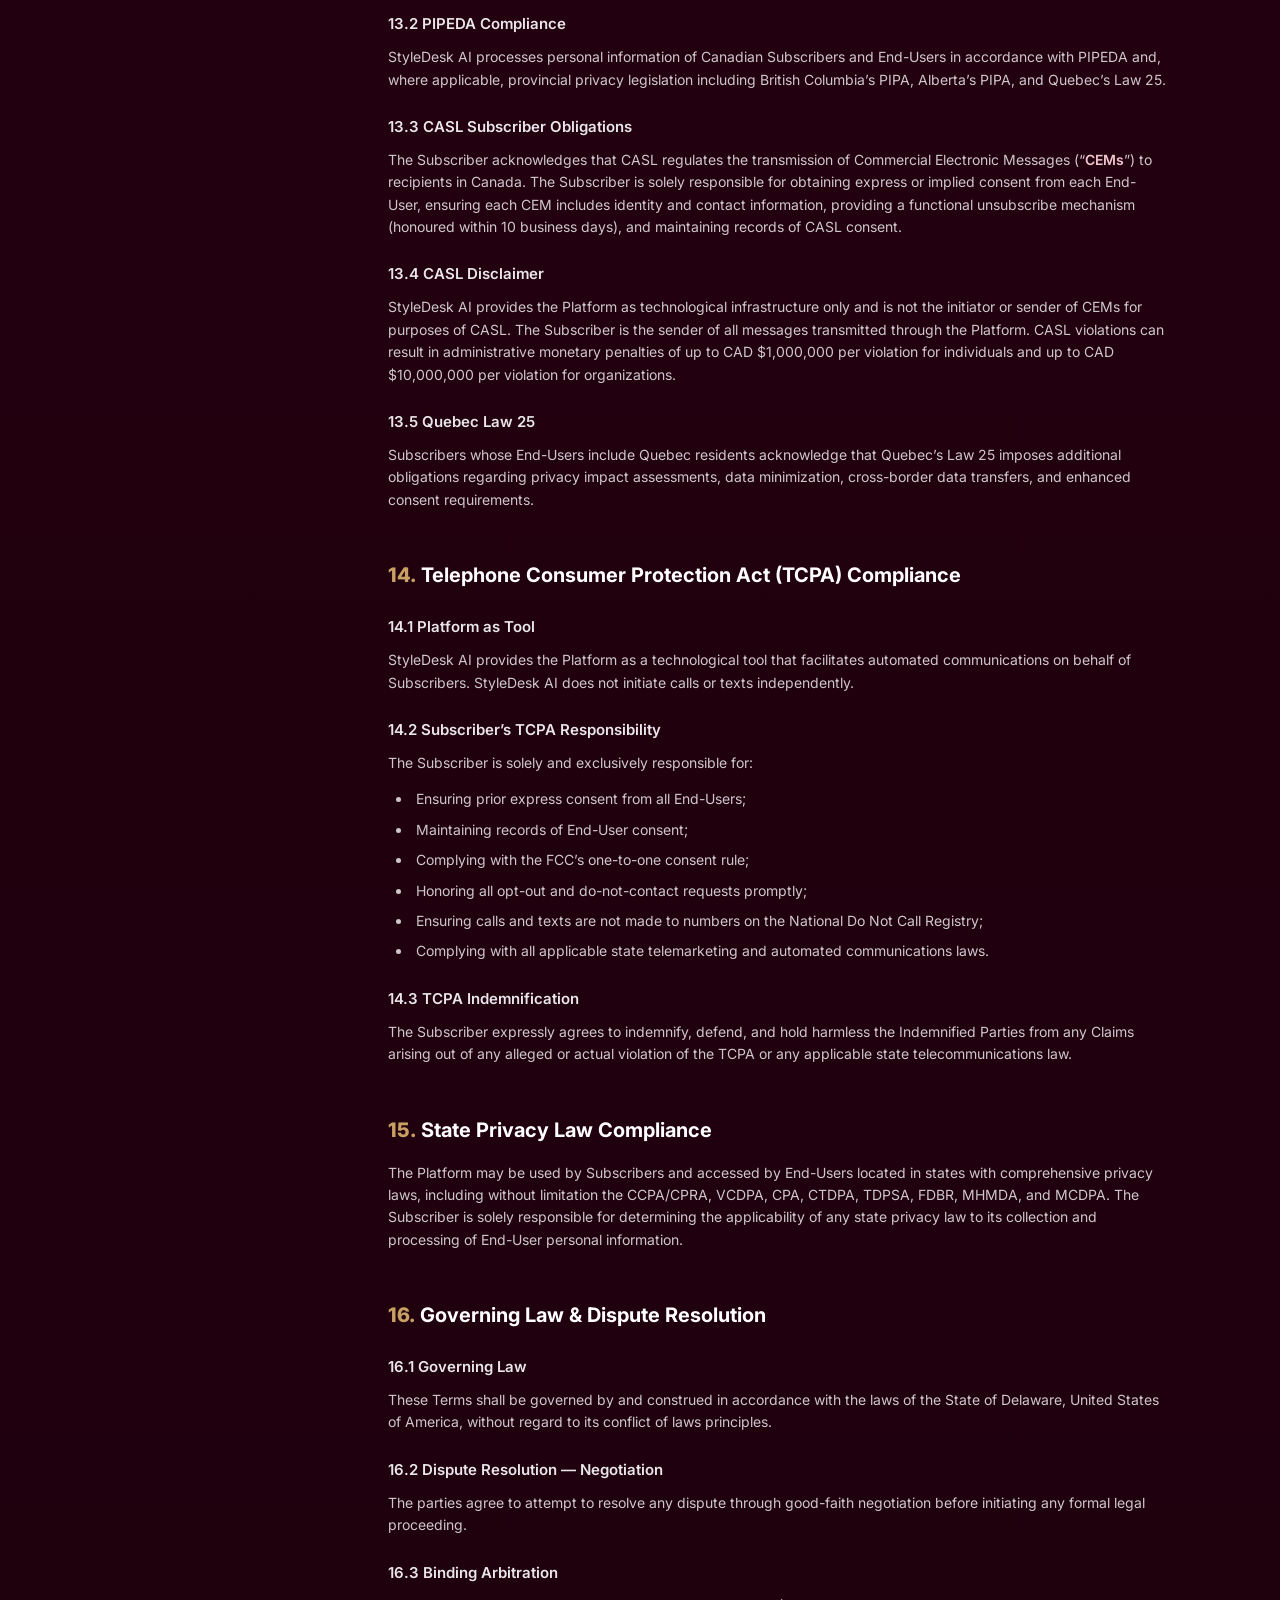
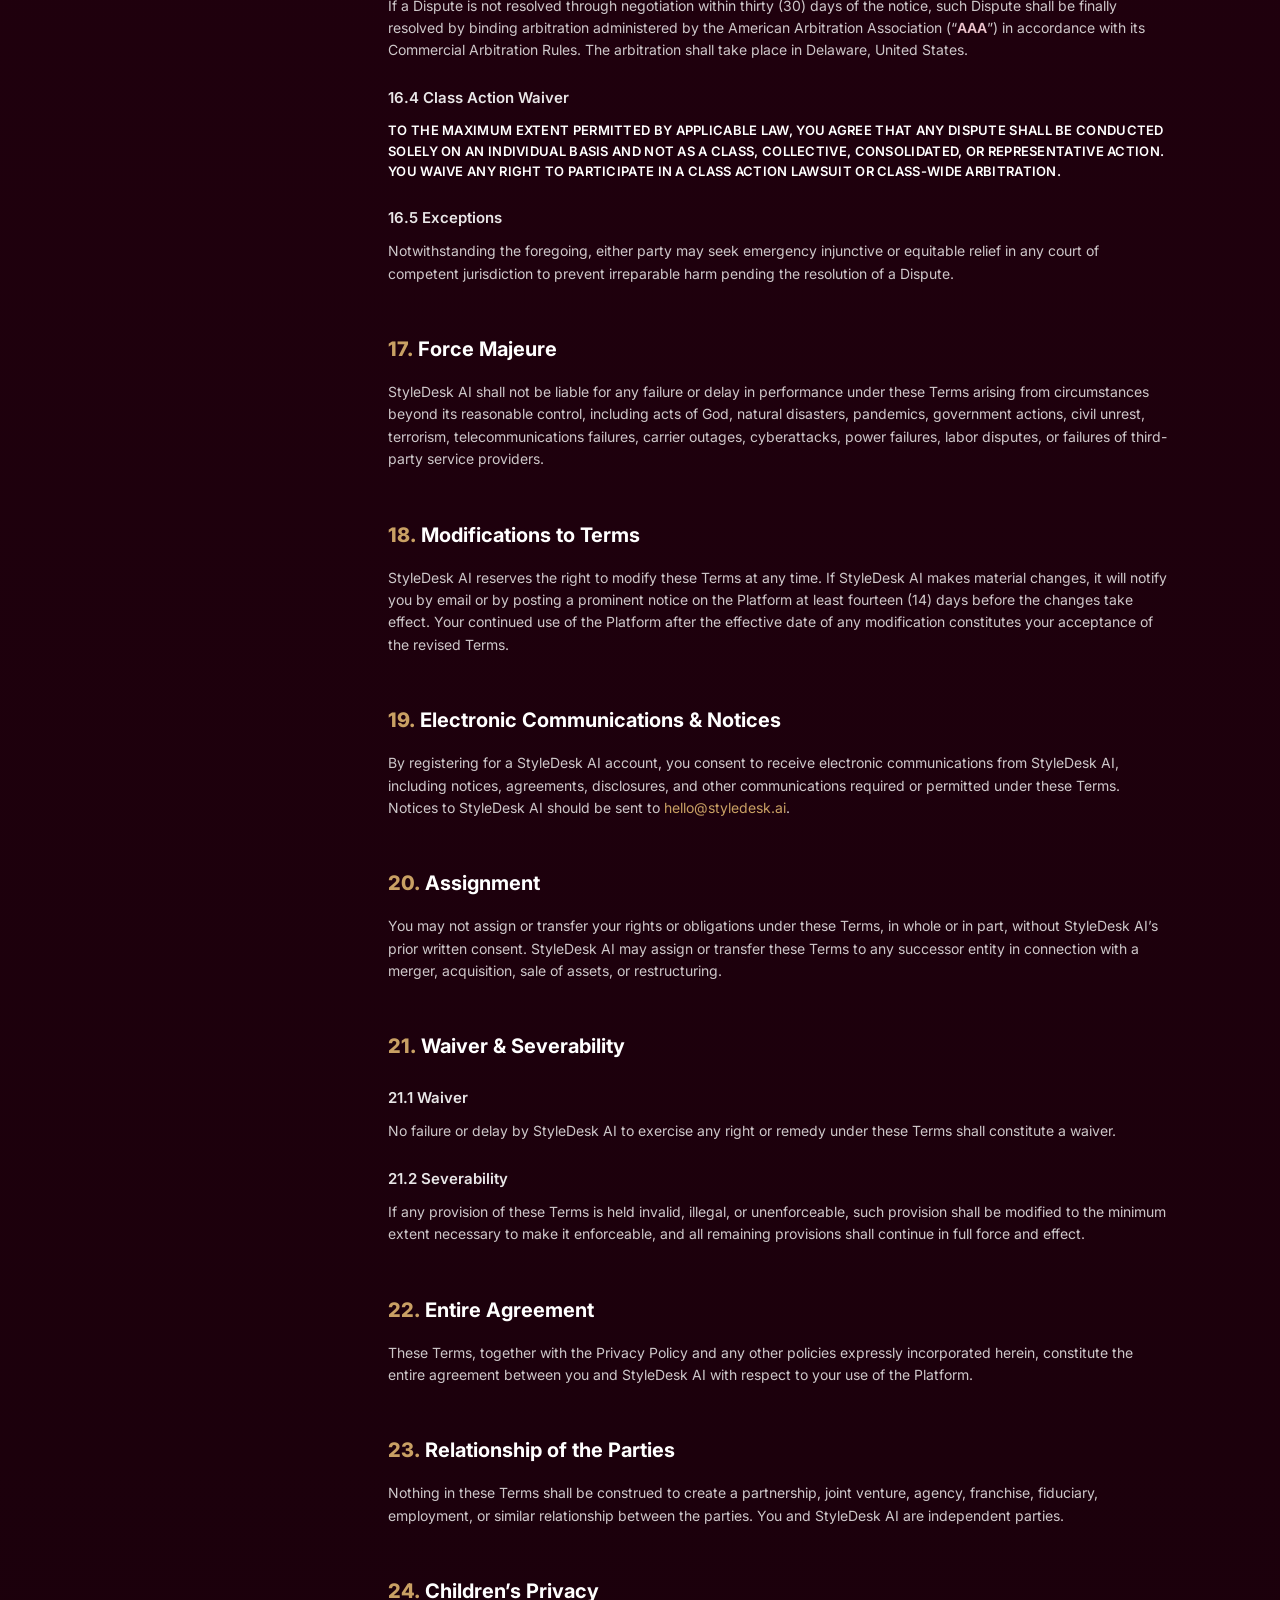
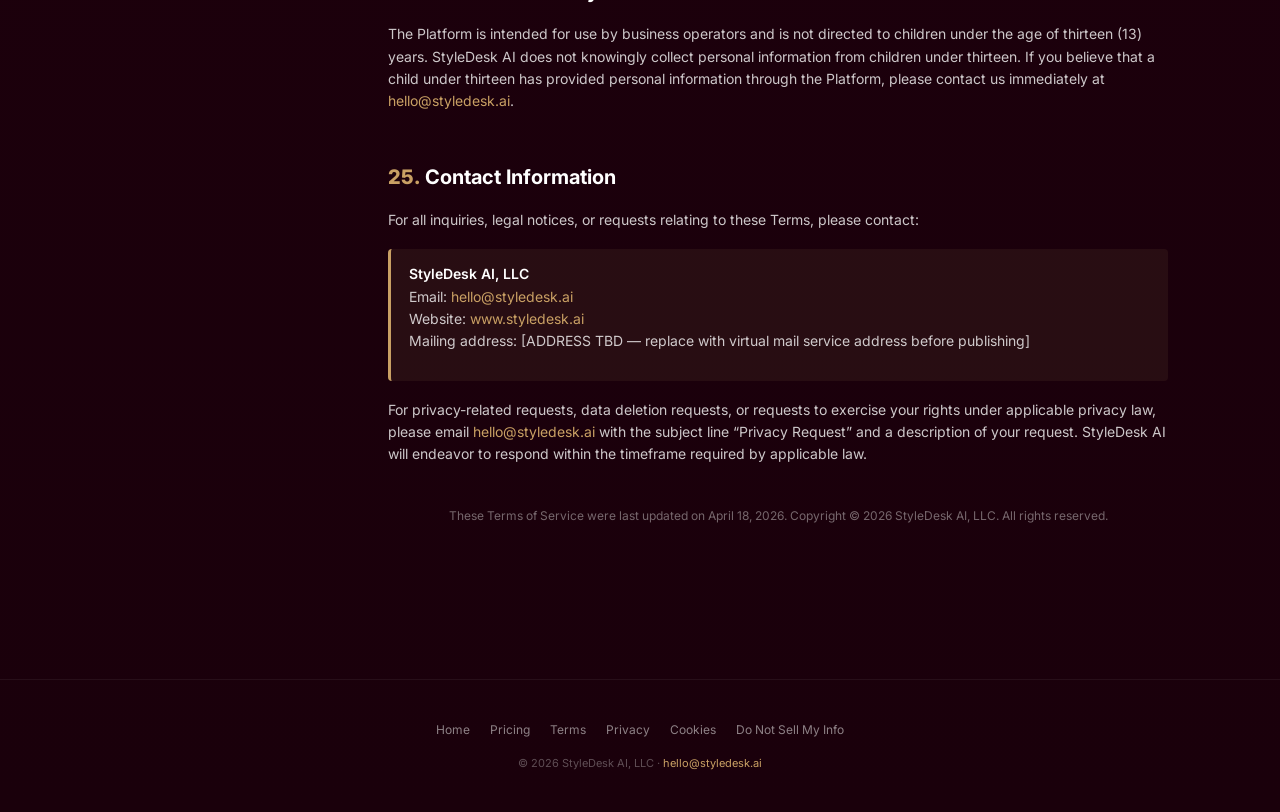
<file: terms.html>
<!DOCTYPE html>
<html lang="en">
<head>
<meta charset="UTF-8"/>
<meta name="viewport" content="width=device-width, initial-scale=1.0"/>
<link rel="icon" type="image/svg+xml" href="/styledesk-logo.svg"/>
<link rel="icon" type="image/png" sizes="32x32" href="/styledesk-logo.png"/>
<link rel="apple-touch-icon" href="/styledesk-logo.png"/>
<title>Terms of Service &mdash; StyleDesk.ai</title>
<link rel="preconnect" href="https://fonts.googleapis.com"/>
<link rel="preconnect" href="https://fonts.gstatic.com" crossorigin/>
<link href="https://fonts.googleapis.com/css2?family=Inter:wght@300;400;500;600;700;800;900&display=swap" rel="stylesheet"/>
<link rel="stylesheet" href="/legal.css"/>
</head>
<body>

<header class="site-nav">
  <div class="header-inner">
    <a href="/" class="logo">
      <img src="/styledesk-logo.svg" width="34" height="34" alt="" style="flex-shrink:0;margin-right:5px;display:block"/>
      StyleDesk<span>.ai</span>
    </a>
    <div class="header-nav">
      <a href="/#how">How it works</a>
      <a href="/#pricing">Pricing</a>
      <span class="btn-glow"><a href="https://meetings-na2.hubspot.com/tabish-akbar" target="_blank" rel="noopener noreferrer" class="header-btn">Book Demo</a></span>
    </div>
  </div>
</header>

<div class="legal-wrap">
  <aside class="toc" aria-label="Section navigation">
    <h3>Contents</h3>
    <ol>
      <li><a href="#s1">Definitions</a></li>
      <li><a href="#s2">Eligibility &amp; registration</a></li>
      <li><a href="#s3">Services &amp; subscription plans</a></li>
      <li><a href="#s4">Fees, billing, payment</a></li>
      <li><a href="#s5">Cancellation &amp; termination</a></li>
      <li><a href="#s6">Subscriber responsibilities</a></li>
      <li><a href="#s7">Indemnification</a></li>
      <li><a href="#s8">Disclaimers</a></li>
      <li><a href="#s9">Limitation of liability</a></li>
      <li><a href="#s10">Intellectual property</a></li>
      <li><a href="#s11">Confidentiality</a></li>
      <li><a href="#s12">Data privacy &amp; security</a></li>
      <li><a href="#s13">Canadian subscribers</a></li>
      <li><a href="#s14">TCPA compliance</a></li>
      <li><a href="#s15">State privacy law</a></li>
      <li><a href="#s16">Governing law &amp; disputes</a></li>
      <li><a href="#s17">Force majeure</a></li>
      <li><a href="#s18">Modifications</a></li>
      <li><a href="#s19">Electronic communications</a></li>
      <li><a href="#s20">Assignment</a></li>
      <li><a href="#s21">Waiver &amp; severability</a></li>
      <li><a href="#s22">Entire agreement</a></li>
      <li><a href="#s23">Relationship of parties</a></li>
      <li><a href="#s24">Children&rsquo;s privacy</a></li>
      <li><a href="#s25">Contact</a></li>
    </ol>
  </aside>

  <main class="legal-content">
    <div class="legal-header">
      <p class="legal-eyebrow">StyleDesk AI, LLC</p>
      <h1 class="legal-title">Terms of Service</h1>
      <p class="legal-dates"><strong>Effective:</strong> April 15, 2026 &nbsp;&middot;&nbsp; <strong>Last updated:</strong> April 23, 2026</p>
    </div>

    <p class="caps">Please read these terms carefully before accessing or using the StyleDesk AI platform. By clicking &ldquo;I agree,&rdquo; completing registration, or accessing any portion of the platform, you acknowledge that you have read, understood, and agree to be legally bound by these terms. If you do not agree, you must not use the platform.</p>

    <p>These Terms of Service (&ldquo;<span class="defined">Terms</span>&rdquo;) constitute a legally binding agreement between StyleDesk AI, LLC (&ldquo;<span class="defined">StyleDesk AI</span>,&rdquo; &ldquo;<span class="defined">we</span>,&rdquo; &ldquo;<span class="defined">us</span>,&rdquo; or &ldquo;<span class="defined">our</span>&rdquo;) and the individual or entity subscribing to or accessing the StyleDesk AI platform (&ldquo;<span class="defined">Subscriber</span>,&rdquo; &ldquo;<span class="defined">you</span>,&rdquo; or &ldquo;<span class="defined">your</span>&rdquo;). These Terms govern your access to and use of the StyleDesk AI website located at <a href="/">www.styledesk.ai</a>, the StyleDesk AI software-as-a-service platform, and all related applications, features, tools, telephone numbers, communications systems, dashboards, and services (collectively, the &ldquo;<span class="defined">Platform</span>&rdquo; or &ldquo;<span class="defined">Services</span>&rdquo;).</p>

    <h2 id="s1">Definitions</h2>
    <ul>
      <li><strong>&ldquo;Platform&rdquo; or &ldquo;Services&rdquo;</strong> &mdash; the StyleDesk AI software-as-a-service product, including the AI-powered call and text answering system, dedicated phone number provisioning, booking link delivery, analytics dashboards, photo intake, team scheduling features, barge-in handling, broadcast messaging tools, and all associated tools and features made available by StyleDesk AI.</li>
      <li><strong>&ldquo;Subscriber&rdquo;</strong> &mdash; the barbershop owner, nail salon owner, or other business operator who registers for, accesses, or uses the Platform under a paid or trial subscription.</li>
      <li><strong>&ldquo;End-Users&rdquo; or &ldquo;End-Customers&rdquo;</strong> &mdash; the clients, customers, or members of the public who interact with the Platform indirectly by calling or texting the Subscriber&rsquo;s dedicated phone number provisioned through StyleDesk AI.</li>
      <li><strong>&ldquo;Subscriber Data&rdquo;</strong> &mdash; all information, content, and data submitted to or processed through the Platform by or on behalf of the Subscriber, including business information, service menus, pricing, hours, booking links, and configuration settings.</li>
      <li><strong>&ldquo;End-User Data&rdquo;</strong> &mdash; call recordings, call transcripts, text message content, phone numbers, images and media attached to text messages, and other information generated by or relating to End-Users that is processed through the Platform.</li>
      <li><strong>&ldquo;AI-Generated Content&rdquo;</strong> &mdash; all responses, messages, call scripts, captions, and communications generated by the Platform&rsquo;s artificial intelligence system on behalf of the Subscriber.</li>
      <li><strong>&ldquo;Subscription Plan&rdquo;</strong> &mdash; the specific tier of service selected by the Subscriber (Basic, Pro, or Premium) with associated features and fees.</li>
      <li><strong>&ldquo;Dedicated Phone Number&rdquo;</strong> &mdash; the local telephone number assigned to the Subscriber upon activation, provisioned through third-party carrier infrastructure for use with the Platform.</li>
    </ul>

    <h2 id="s2">Eligibility &amp; Account Registration</h2>
    <h3>2.1 Age and Capacity</h3>
    <p>You must be at least eighteen (18) years of age and have full legal capacity to enter into binding contracts to access or use the Platform. By registering, you represent and warrant that you meet these requirements.</p>
    <h3>2.2 Business Use Only</h3>
    <p>The Platform is designed and intended exclusively for legitimate business purposes. You represent and warrant that you are using the Platform in connection with an active and lawfully operated business, including a barbershop, nail salon, or similar personal care service establishment.</p>
    <h3>2.3 Accurate Registration Information</h3>
    <p>You agree to provide accurate, complete, and current information during registration and to promptly update such information if it changes. Providing false or misleading information is grounds for immediate account termination.</p>
    <h3>2.4 Account Security</h3>
    <p>You are solely responsible for maintaining the confidentiality of your account credentials and for all activity that occurs under your account. Notify StyleDesk AI immediately at <a href="mailto:hello@styledesk.ai">hello@styledesk.ai</a> if you suspect unauthorized access. StyleDesk AI shall not be liable for any losses arising from unauthorized access caused by your failure to adequately secure your credentials.</p>
    <h3>2.5 One Account Per Business</h3>
    <p>Unless otherwise expressly authorized by StyleDesk AI in writing, each business location may maintain only one Subscriber account. Multi-location operators must contact StyleDesk AI to discuss enterprise arrangements.</p>

    <h2 id="s3">Services &amp; Subscription Plans</h2>
    <h3>3.1 Platform Overview</h3>
    <p>StyleDesk AI provides an AI-powered receptionist platform that automatically answers inbound calls and text messages on behalf of Subscribers, responds to frequently asked questions regarding services, pricing, and hours, delivers booking links to End-Users, accepts reference photos from End-Users via MMS (Pro and Premium plans), and provides analytics and team-scheduling features to Subscribers. The Platform does not itself operate a booking system but integrates with Subscriber-designated third-party scheduling applications.</p>
    <h3>3.2 Subscription Tiers</h3>
    <ul>
      <li><strong>Basic Plan &mdash; $49.00 per month &mdash; 14-day free trial.</strong> Includes 24/7 AI-powered call and text answering, one (1) dedicated local phone number, responses to service / pricing / hours inquiries, press-1 call transfer, automated booking link delivery, live call and text history dashboard, the ability to edit services, pricing, hours, and booking link, and a TCPA-compliant call recording disclosure played to all callers.</li>
      <li><strong>Pro Plan &mdash; $179.00 per month (Team) or $79.00 per month (Solo, see Section 4.10) &mdash; 30-day free trial.</strong> Includes all Basic Plan features plus up to five (5) individual user logins and phone numbers plus one (1) owner login, smart upselling functionality on calls and texts, promotional broadcast messaging to client contacts, voicemail with AI transcription, repeat caller detection and top client insights, weekly AI insights (trends and patterns from the prior week), a weekly performance report emailed each Monday, and the ability to select up to five (5) AI response languages from the 30 supported.</li>
      <li><strong>Premium Plan &mdash; $299.00 per month (Team) or $99.00 per month (Solo, see Section 4.10) &mdash; 30-day free trial.</strong> Includes all Pro Plan features plus up to ten (10) individual user logins and phone numbers plus two (2) owner logins, custom AI voice and greeting in your shop&rsquo;s style, natural interruption handling (callers can talk over the AI), auto follow-up texts to unbooked callers, projected revenue tracking (weekly and monthly), staff booking leaderboard and performance rankings, segmented broadcast groups, smart FAQ builder for shop-specific answers, custom SMS signature, monthly report card PDF emailed on the first of each month, per-staff busy status indicator, team-member scheduling with per-day working hours and days off, photo intake via MMS with AI captions and dashboard gallery, and responses in all thirty (30) supported languages.</li>
    </ul>
    <h3>3.3 Feature Availability</h3>
    <p>StyleDesk AI reserves the right to modify, add to, or remove features from any Subscription Plan upon reasonable notice. Material reductions to features on a paid plan will be communicated with at least thirty (30) days&rsquo; advance notice.</p>
    <h3>3.4 Dedicated Phone Numbers</h3>
    <p>Upon account activation, StyleDesk AI will provision a dedicated local telephone number with an area code matching or approximate to the Subscriber&rsquo;s business location. This number is licensed to the Subscriber for use with the Platform during an active subscription. Dedicated phone numbers are not portable and may not be transferred, reassigned, or ported out unless otherwise agreed in writing by StyleDesk AI.</p>
    <h3>3.5 Third-Party Booking Integrations</h3>
    <p>The Platform is designed to work with third-party booking applications including, without limitation, Booksy, Fresha, Square, and Vagaro. StyleDesk AI makes no representations or warranties regarding the availability, functionality, or compliance of any third-party booking application. Subscribers are solely responsible for ensuring that their third-party booking systems comply with applicable law.</p>
    <h3>3.6 Photo Intake</h3>
    <p>The Platform&rsquo;s photo intake feature (available on Pro and Premium plans) allows End-Users to text reference photos to the Subscriber&rsquo;s dedicated number. Photos are stored in the Subscriber&rsquo;s dashboard, captioned by AI for organization, and optionally delivered to the Subscriber via SMS notification and daily email digest. Photos are retained for up to 180 days by default, after which they are automatically deleted. The Subscriber is responsible for obtaining any necessary consent from End-Users before encouraging them to submit photos.</p>
    <h3>3.7 Booking-Link Click Tracking</h3>
    <p>Booking links delivered by the Platform to End-Users via SMS are wrapped in a short StyleDesk AI redirect URL (for example, <code>styledesk.ai/go/xxxxxxxx</code>) that logs click metadata (timestamp, click count, User-Agent) and transparently forwards the End-User to the Subscriber&rsquo;s actual booking page. Click metadata is used to (a) suppress the 30-minute auto follow-up text when the End-User has already tapped the link and (b) surface engagement data to the Subscriber in their dashboard. Further details are described in the <a href="/privacy.html">Privacy Policy</a>.</p>
    <h3>3.8 AI Limitations</h3>
    <p>The Subscriber acknowledges that AI-Generated Content may contain errors, inaccuracies, or omissions. The Platform&rsquo;s AI system responds based on the information provided by the Subscriber in the Platform&rsquo;s configuration settings. StyleDesk AI does not guarantee the accuracy, completeness, or appropriateness of any AI-Generated Content.</p>

    <h2 id="s4">Fees, Billing, &amp; Payment</h2>
    <h3>4.1 Subscription Fees</h3>
    <p>You agree to pay the monthly subscription fee corresponding to your selected Subscription Plan. Current pricing is displayed on the Platform&rsquo;s pricing page at <a href="/#pricing">www.styledesk.ai/#pricing</a>. All fees are stated and billed in United States Dollars (USD) unless otherwise expressly indicated.</p>
    <h3>4.2 Billing Cycle</h3>
    <p>Subscription fees are billed on a recurring monthly basis, beginning on the date of your initial paid subscription activation following the conclusion of any applicable free trial period. Your subscription will automatically renew each month unless cancelled in accordance with Section 5.</p>
    <h3>4.3 Free Trial</h3>
    <p>New Subscribers are eligible for a free trial period: <strong>fourteen (14) days on the Basic Plan</strong> and <strong>thirty (30) days on the Pro and Premium Plans</strong> (the &ldquo;<span class="defined">Free Trial</span>&rdquo;). During the Free Trial, you will not be charged. At the conclusion of the Free Trial, your selected payment method will be automatically charged the applicable monthly subscription fee unless you cancel prior to the end of the trial period. You are responsible for cancelling before the trial ends if you do not wish to be charged.</p>
    <h3>4.4 Payment Method</h3>
    <p>All payments are processed through Stripe, Inc. By providing your payment information, you authorize StyleDesk AI to charge your designated payment method for all applicable subscription fees. StyleDesk AI does not store payment card information directly.</p>
    <h3>4.5 Failed Payments</h3>
    <p>If a scheduled payment fails, StyleDesk AI will notify you and attempt to process the payment again. If payment is not received within seven (7) calendar days following the failed payment date (the &ldquo;<span class="defined">Grace Period</span>&rdquo;), StyleDesk AI reserves the right to suspend access to the Platform. Suspended accounts may be reinstated upon receipt of all outstanding amounts.</p>
    <h3>4.6 No Refunds on Partial Months</h3>
    <p>All subscription fees are non-refundable. If you cancel your subscription, you will retain access to the Platform through the end of your current paid billing cycle, but no refunds or credits will be issued for any unused portion. Notwithstanding the foregoing, we will consider good-faith refund requests in the case of duplicate charges, billing errors, or extended service outages attributable to StyleDesk AI.</p>
    <h3>4.7 Price Changes</h3>
    <p>StyleDesk AI reserves the right to modify subscription pricing at any time. You will be notified of any pricing changes affecting your subscription at least thirty (30) days before the change takes effect. Continued use of the Platform following a price change constitutes acceptance of the new pricing.</p>
    <h3>4.8 Taxes</h3>
    <p>Subscription fees are exclusive of all applicable federal, state, provincial, local, and other taxes, levies, duties, or similar governmental charges (&ldquo;<span class="defined">Taxes</span>&rdquo;). You are solely responsible for determining and remitting any Taxes applicable to your use of the Platform.</p>
    <h3>4.9 Fair Use</h3>
    <p>StyleDesk AI subscription plans are priced for ordinary salon and barbershop operations and include call and text answering at no per-minute or per-message surcharge under normal usage. &ldquo;<span class="defined">Normal Usage</span>&rdquo; means inbound call and text volume reasonably consistent with the size and nature of the Subscriber&rsquo;s business on the chosen Subscription Plan. StyleDesk AI reserves the right, upon reasonable notice, to (a) contact Subscribers whose monthly usage materially and persistently exceeds patterns typical for their plan tier; (b) request that such Subscribers move to a higher plan tier better suited to their volume; or (c) suspend, throttle, or terminate service in cases of abuse, including without limitation auto-dialed traffic, robocalls, or spam directed at the Subscriber&rsquo;s dedicated number, use of the Platform for purposes other than receiving inbound communications from bona fide End-Users of the Subscriber&rsquo;s business, repeated unauthorized load or test traffic, or any attempt to circumvent this Fair Use policy. StyleDesk AI will make reasonable efforts to contact the Subscriber before taking action under subsections (b) or (c), except where immediate action is necessary to prevent ongoing harm to the Platform, StyleDesk AI, or other Subscribers.</p>
    <h3>4.10 Solo Variants of Pro and Premium Plans</h3>
    <p>The Pro and Premium Subscription Plans are offered in two variants: a standard &ldquo;<span class="defined">Team Plan</span>&rdquo; with the full staff-seat capacity described in Section 3.2 (up to five (5) stylists on Pro; up to ten (10) stylists on Premium), and a discounted &ldquo;<span class="defined">Solo Plan</span>&rdquo; priced at seventy-nine U.S. dollars ($79.00) per month (Pro Solo) and ninety-nine U.S. dollars ($99.00) per month (Premium Solo). Solo Plans include all features of their corresponding Team Plan but are limited to one (1) active stylist seat total (inclusive of any owner-as-stylist configuration). Attempts to add a second stylist while on a Solo Plan will be blocked by the Platform, and the Subscriber must upgrade to the corresponding Team Plan to expand capacity. Subscribers may switch between Solo and Team variants of the same Plan tier at any time through the Billing tab of the dashboard; changes take effect according to the terms set out in Section 4.7 and the prorating rules applied by our payment processor.</p>
    <h3>4.11 Founding Offer</h3>
    <p>As a limited-time launch promotion (the &ldquo;<span class="defined">Founding Offer</span>&rdquo;), the first one hundred (100) Subscribers who activate a paid Solo Plan subscription (Basic, Pro Solo, or Premium Solo) via the founding-offer signup link are entitled to a twenty percent (20%) discount on their monthly subscription fee (the &ldquo;<span class="defined">Founding Rate</span>&rdquo;) in lieu of the standard rate for their chosen plan. Founding Rates are: thirty-nine U.S. dollars ($39.00) per month for Basic (in lieu of $49.00); sixty-three U.S. dollars ($63.00) per month for Pro Solo (in lieu of $79.00); and seventy-nine U.S. dollars ($79.00) per month for Premium Solo (in lieu of $99.00). Eligibility is determined automatically at checkout against a single combined cap of one hundred (100) Subscribers across all Solo Plans on a first-come, first-served basis; StyleDesk AI reserves the right to end, suspend, or modify the Founding Offer at any time before the cap is reached. The Founding Rate applies for the lifetime of the Subscriber&rsquo;s continuous paid Solo Plan subscription and is not subject to the price changes described in Section 4.7. The Founding Rate is forfeited automatically upon (a) cancellation of the subscription, (b) upgrade from any Solo Plan to a Team Plan (Pro Team or Premium Team), (c) account termination, or (d) any unpaid lapse in service extending beyond the Grace Period described in Section 4.5. A Subscriber who switches between Solo Plans (e.g., Basic to Pro Solo, or Pro Solo to Premium Solo) retains the Founding Rate discount applied to the new Solo Plan&rsquo;s standard rate, subject to availability and Stripe&rsquo;s pro-ration rules. Team Plans (Pro Team, Premium Team) are not eligible for the Founding Offer under any circumstances. The Founding Rate is non-transferable, attaches solely to the specific Solo Plan subscription under which it was activated, and may not be assigned, sold, or carried over to a different account. StyleDesk AI reserves the right to refuse, revoke, or disqualify participation in the Founding Offer where it reasonably suspects fraud, abuse, duplicate signups, or any circumvention of the one-hundred-Subscriber cap.</p>

    <h2 id="s5">Cancellation &amp; Termination</h2>
    <h3>5.1 Cancellation by Subscriber</h3>
    <p>You may cancel your subscription at any time from the Billing tab of your dashboard at <a href="https://app.styledesk.ai">app.styledesk.ai</a> by following the cancellation procedures provided therein. Cancellations take effect at the end of your current monthly billing cycle, and no prorated refunds will be issued.</p>
    <h3>5.2 Effect of Cancellation</h3>
    <p>Upon the effective date of cancellation, your access to the Platform will be disabled. Your Dedicated Phone Number will be returned to the available pool and may be reassigned to another subscriber following a reasonable grace period.</p>
    <h3>5.3 Termination by StyleDesk AI</h3>
    <p>StyleDesk AI may suspend or terminate your account, with or without notice, if: (a) you breach any provision of these Terms; (b) StyleDesk AI determines, in its sole discretion, that your use of the Platform violates applicable law or poses a risk of harm; (c) your payment method fails and the outstanding balance is not resolved within the Grace Period; or (d) applicable law requires such termination.</p>
    <h3>5.4 Data Following Termination</h3>
    <p>Following account termination or cancellation, StyleDesk AI will retain Subscriber Data and End-User Data in accordance with its data retention policy set forth in the <a href="/privacy.html">Privacy Policy</a>. You may request deletion of your data subject to applicable legal requirements.</p>

    <h2 id="s6">Subscriber Responsibilities &amp; Acceptable Use</h2>
    <h3>6.1 Lawful Use</h3>
    <p>You agree to use the Platform solely for lawful purposes and in compliance with all applicable laws and regulations, including the Telephone Consumer Protection Act (&ldquo;<span class="defined">TCPA</span>&rdquo;), the CAN-SPAM Act, Canada&rsquo;s Anti-Spam Legislation (&ldquo;<span class="defined">CASL</span>&rdquo;), PIPEDA, Quebec&rsquo;s Law 25, and all applicable state and provincial privacy laws.</p>
    <h3>6.2 End-User Consent Obligations</h3>
    <p class="caps">The subscriber is solely and exclusively responsible for ensuring that all end-users who receive automated calls or text messages through the platform have provided prior express consent (or, where applicable, prior express written consent) as required by the TCPA and all applicable federal, state, and local telecommunications laws. For Canadian end-users, the subscriber is solely responsible for ensuring that all applicable CASL consent requirements have been met.</p>
    <p>StyleDesk AI provides the technological infrastructure only. StyleDesk AI does not obtain, manage, or verify End-User consent on behalf of Subscribers.</p>
    <h3>6.3 Accuracy of Configured Information</h3>
    <p>You are responsible for ensuring that all information uploaded or configured in the Platform, including service menus, pricing, operating hours, booking links, staff schedules, and FAQ content, is accurate, complete, and current.</p>
    <h3>6.4 Prohibited Uses</h3>
    <p>You agree not to use the Platform to:</p>
    <ul>
      <li>Send or facilitate unsolicited commercial electronic messages in violation of the TCPA, CASL, or any other applicable law;</li>
      <li>Harass, threaten, defraud, or deceive any End-User or third party;</li>
      <li>Transmit unlawful, defamatory, obscene, pornographic, or otherwise objectionable content;</li>
      <li>Impersonate any person, entity, or business in a manner that is misleading or deceptive;</li>
      <li>Engage in any activity that constitutes unfair, deceptive, or abusive acts or practices under applicable consumer protection law;</li>
      <li>Attempt to reverse-engineer, decompile, disassemble, or derive the source code of the Platform;</li>
      <li>Use the Platform to collect data about End-Users beyond what is reasonably necessary;</li>
      <li>Violate the intellectual property, privacy, or other rights of any third party;</li>
      <li>Use the Platform for any purpose that competes with or is adverse to StyleDesk AI&rsquo;s business;</li>
      <li>Interfere with, disrupt, or attempt to gain unauthorized access to any part of the Platform.</li>
    </ul>
    <h3>6.5 Compliance with Telecom Regulations</h3>
    <p>The Subscriber acknowledges that the Platform operates calls and texts through regulated telecommunications channels, including 10-digit long code (10DLC) registered numbers. The Subscriber agrees to comply with all applicable carrier rules, A2P messaging guidelines, and FCC regulations.</p>
    <h3>6.6 TCPA One-to-One Consent Rule</h3>
    <p>Effective April 11, 2026, the FCC&rsquo;s one-to-one consent rule requires that consent to receive automated calls or texts be obtained from each individual End-User separately for each sender entity. You are responsible for ensuring that your End-User consent practices comply with this requirement.</p>

    <h2 id="s7">Indemnification</h2>
    <h3>7.1 Subscriber&rsquo;s Indemnification Obligation</h3>
    <p>You agree to indemnify, defend, and hold harmless StyleDesk AI, LLC and its members, managers, officers, employees, agents, contractors, successors, and assigns (collectively, &ldquo;<span class="defined">Indemnified Parties</span>&rdquo;) from and against any and all claims, demands, actions, proceedings, damages, losses, liabilities, costs, and expenses (including reasonable attorneys&rsquo; fees) arising out of or relating to:</p>
    <ul>
      <li>Your breach of any representation, warranty, obligation, or covenant in these Terms;</li>
      <li>Your violation of any applicable law or regulation, including any violation of the TCPA, CASL, PIPEDA, or any state privacy law;</li>
      <li>Any failure to obtain required End-User consent;</li>
      <li>Any content, information, or instructions you configure in the Platform;</li>
      <li>Any claim by an End-User, regulatory authority, or third party arising from the manner in which you or your employees use the Platform;</li>
      <li>Any claim that your use of the Platform infringes the intellectual property, privacy, or other rights of a third party;</li>
      <li>Any negligent, willful, or fraudulent act or omission by you or your agents.</li>
    </ul>
    <h3>7.2 Indemnification Procedure</h3>
    <p>StyleDesk AI will promptly notify you in writing of any Claim for which indemnification is sought. You will have the right to assume control of the defense of such Claim. You may not settle any Claim in a manner that imposes obligations or restrictions on StyleDesk AI without StyleDesk AI&rsquo;s prior written consent.</p>

    <h2 id="s8">Disclaimers of Warranties</h2>
    <h3>8.1 As-Is Basis</h3>
    <p class="caps">The platform is provided on an &ldquo;as is&rdquo; and &ldquo;as available&rdquo; basis without any warranties of any kind, express or implied. To the fullest extent permitted by applicable law, StyleDesk AI disclaims all warranties, including implied warranties of merchantability, fitness for a particular purpose, non-infringement, title, and quiet enjoyment.</p>
    <h3>8.2 No Guarantee of Uptime or Availability</h3>
    <p>StyleDesk AI does not warrant that the Platform will be available, uninterrupted, error-free, or free of viruses or other harmful components.</p>
    <h3>8.3 AI-Generated Content Disclaimer</h3>
    <p class="caps">The subscriber expressly acknowledges that all communications delivered through the platform, including responses to calls, texts, and photo captions, are generated by an artificial intelligence system and not by a human employee. StyleDesk AI makes no representation that AI-generated content will be accurate, complete, appropriate, or suitable for any particular purpose.</p>
    <h3>8.4 Third-Party Services</h3>
    <p>StyleDesk AI makes no warranties regarding third-party services integrated with the Platform, including third-party booking applications, payment processors, or telephony carriers.</p>

    <h2 id="s9">Limitation of Liability</h2>
    <h3>9.1 Exclusion of Certain Damages</h3>
    <p class="caps">To the maximum extent permitted by applicable law, in no event shall StyleDesk AI be liable for any indirect, incidental, special, consequential, exemplary, or punitive damages, including loss of revenue, loss of profits, loss of business, loss of data, or loss of goodwill, arising out of or related to these terms or your use of the platform, even if StyleDesk AI has been advised of the possibility of such damages.</p>
    <h3>9.2 Aggregate Liability Cap</h3>
    <p class="caps">StyleDesk AI&rsquo;s total cumulative liability to you shall not exceed the total amount of subscription fees actually paid by you to StyleDesk AI in the three (3) calendar months immediately preceding the event giving rise to the claim.</p>
    <h3>9.3 TCPA and Telecom Liability</h3>
    <p class="caps">StyleDesk AI expressly disclaims all liability for any claims, damages, fines, penalties, or regulatory actions arising from any alleged violation of the TCPA, CASL, or any other telecommunications or anti-spam law, to the extent such claims arise from the subscriber&rsquo;s failure to obtain required end-user consent or from the subscriber&rsquo;s misuse of the platform.</p>
    <h3>9.4 Essential Basis of Bargain</h3>
    <p>The Subscriber acknowledges that the limitations of liability set forth in this Section 9 reflect a reasonable allocation of risk and are an essential element of the basis of the bargain between the parties.</p>
    <h3>9.5 Jurisdictional Variations</h3>
    <p>Some jurisdictions do not allow the exclusion or limitation of certain damages or warranties. To the extent any such limitations are not enforceable, they shall be modified only to the minimum extent necessary to make them enforceable.</p>

    <h2 id="s10">Intellectual Property</h2>
    <h3>10.1 StyleDesk AI Ownership</h3>
    <p>The Platform, including all software, algorithms, AI systems, user interfaces, design elements, trademarks, trade names, service marks, logos, documentation, and related materials, is the exclusive property of StyleDesk AI, LLC and is protected by applicable intellectual property laws.</p>
    <h3>10.2 License Grant</h3>
    <p>Subject to your compliance with these Terms and timely payment of all applicable subscription fees, StyleDesk AI grants you a limited, non-exclusive, non-transferable, non-sublicensable, revocable license to access and use the Platform solely for your internal business purposes.</p>
    <h3>10.3 Subscriber Data License</h3>
    <p>You hereby grant StyleDesk AI a non-exclusive, worldwide, royalty-free license to access, use, process, and display your Subscriber Data solely to the extent necessary to provide the Services.</p>
    <h3>10.4 Feedback</h3>
    <p>If you submit suggestions, feedback, or recommendations regarding the Platform, you hereby assign to StyleDesk AI all right, title, and interest in such Feedback.</p>

    <h2 id="s11">Confidentiality</h2>
    <h3>11.1 Subscriber Confidential Information</h3>
    <p>StyleDesk AI agrees to hold your non-public business information in confidence and not to disclose such information to third parties except as necessary to provide the Services or as required by law.</p>
    <h3>11.2 StyleDesk AI Confidential Information</h3>
    <p>You agree to keep confidential all non-public information about the Platform, including its features, functionality, performance data, and pricing structures.</p>
    <h3>11.3 Exceptions</h3>
    <p>Confidentiality obligations do not apply to information that: (a) is or becomes publicly available through no fault of the receiving party; (b) was known to the receiving party prior to disclosure; (c) is independently developed by the receiving party; or (d) is required to be disclosed by applicable law or court order.</p>

    <h2 id="s12">Data Privacy &amp; Security</h2>
    <h3>12.1 Privacy Policy</h3>
    <p>StyleDesk AI&rsquo;s collection, use, storage, and disclosure of personal information is governed by the <a href="/privacy.html">Privacy Policy</a>, which is incorporated into these Terms by this reference.</p>
    <h3>12.2 End-User Data</h3>
    <p>The Subscriber acknowledges that End-User Data, including call recordings, call transcripts, text message content, and photos submitted via MMS, will be processed by StyleDesk AI in the course of providing the Services. The Subscriber represents and warrants that any End-User Data transmitted through the Platform has been lawfully obtained.</p>
    <h3>12.3 Data Processing Relationship</h3>
    <p>With respect to End-User Data, StyleDesk AI acts as a service provider or data processor on behalf of the Subscriber. The Subscriber is the data controller with respect to End-User personal information.</p>
    <h3>12.4 Security</h3>
    <p>StyleDesk AI implements commercially reasonable technical and organizational measures to protect the Platform and the data processed through it. However, no method of electronic transmission or storage is completely secure.</p>
    <h3>12.5 Data Breach Notification</h3>
    <p>In the event of a data security breach affecting Subscriber Data or End-User Data, StyleDesk AI will notify you in accordance with applicable law and without unreasonable delay.</p>

    <h2 id="s13">Canadian Subscribers &mdash; PIPEDA and CASL</h2>
    <h3>13.1 Application to Canadian Subscribers</h3>
    <p>If you are located in Canada or your End-Users are located in Canada, the following additional terms apply in addition to all other provisions.</p>
    <h3>13.2 PIPEDA Compliance</h3>
    <p>StyleDesk AI processes personal information of Canadian Subscribers and End-Users in accordance with PIPEDA and, where applicable, provincial privacy legislation including British Columbia&rsquo;s PIPA, Alberta&rsquo;s PIPA, and Quebec&rsquo;s Law 25.</p>
    <h3>13.3 CASL Subscriber Obligations</h3>
    <p>The Subscriber acknowledges that CASL regulates the transmission of Commercial Electronic Messages (&ldquo;<span class="defined">CEMs</span>&rdquo;) to recipients in Canada. The Subscriber is solely responsible for obtaining express or implied consent from each End-User, ensuring each CEM includes identity and contact information, providing a functional unsubscribe mechanism (honoured within 10 business days), and maintaining records of CASL consent.</p>
    <h3>13.4 CASL Disclaimer</h3>
    <p>StyleDesk AI provides the Platform as technological infrastructure only and is not the initiator or sender of CEMs for purposes of CASL. The Subscriber is the sender of all messages transmitted through the Platform. CASL violations can result in administrative monetary penalties of up to CAD $1,000,000 per violation for individuals and up to CAD $10,000,000 per violation for organizations.</p>
    <h3>13.5 Quebec Law 25</h3>
    <p>Subscribers whose End-Users include Quebec residents acknowledge that Quebec&rsquo;s Law 25 imposes additional obligations regarding privacy impact assessments, data minimization, cross-border data transfers, and enhanced consent requirements.</p>

    <h2 id="s14">Telephone Consumer Protection Act (TCPA) Compliance</h2>
    <h3>14.1 Platform as Tool</h3>
    <p>StyleDesk AI provides the Platform as a technological tool that facilitates automated communications on behalf of Subscribers. StyleDesk AI does not initiate calls or texts independently.</p>
    <h3>14.2 Subscriber&rsquo;s TCPA Responsibility</h3>
    <p>The Subscriber is solely and exclusively responsible for:</p>
    <ul>
      <li>Ensuring prior express consent from all End-Users;</li>
      <li>Maintaining records of End-User consent;</li>
      <li>Complying with the FCC&rsquo;s one-to-one consent rule;</li>
      <li>Honoring all opt-out and do-not-contact requests promptly;</li>
      <li>Ensuring calls and texts are not made to numbers on the National Do Not Call Registry;</li>
      <li>Complying with all applicable state telemarketing and automated communications laws.</li>
    </ul>
    <h3>14.3 TCPA Indemnification</h3>
    <p>The Subscriber expressly agrees to indemnify, defend, and hold harmless the Indemnified Parties from any Claims arising out of any alleged or actual violation of the TCPA or any applicable state telecommunications law.</p>

    <h2 id="s15">State Privacy Law Compliance</h2>
    <p>The Platform may be used by Subscribers and accessed by End-Users located in states with comprehensive privacy laws, including without limitation the CCPA/CPRA, VCDPA, CPA, CTDPA, TDPSA, FDBR, MHMDA, and MCDPA. The Subscriber is solely responsible for determining the applicability of any state privacy law to its collection and processing of End-User personal information.</p>

    <h2 id="s16">Governing Law &amp; Dispute Resolution</h2>
    <h3>16.1 Governing Law</h3>
    <p>These Terms shall be governed by and construed in accordance with the laws of the State of Delaware, United States of America, without regard to its conflict of laws principles.</p>
    <h3>16.2 Dispute Resolution &mdash; Negotiation</h3>
    <p>The parties agree to attempt to resolve any dispute through good-faith negotiation before initiating any formal legal proceeding.</p>
    <h3>16.3 Binding Arbitration</h3>
    <p>If a Dispute is not resolved through negotiation within thirty (30) days of the notice, such Dispute shall be finally resolved by binding arbitration administered by the American Arbitration Association (&ldquo;<span class="defined">AAA</span>&rdquo;) in accordance with its Commercial Arbitration Rules. The arbitration shall take place in Delaware, United States.</p>
    <h3>16.4 Class Action Waiver</h3>
    <p class="caps">To the maximum extent permitted by applicable law, you agree that any dispute shall be conducted solely on an individual basis and not as a class, collective, consolidated, or representative action. You waive any right to participate in a class action lawsuit or class-wide arbitration.</p>
    <h3>16.5 Exceptions</h3>
    <p>Notwithstanding the foregoing, either party may seek emergency injunctive or equitable relief in any court of competent jurisdiction to prevent irreparable harm pending the resolution of a Dispute.</p>

    <h2 id="s17">Force Majeure</h2>
    <p>StyleDesk AI shall not be liable for any failure or delay in performance under these Terms arising from circumstances beyond its reasonable control, including acts of God, natural disasters, pandemics, government actions, civil unrest, terrorism, telecommunications failures, carrier outages, cyberattacks, power failures, labor disputes, or failures of third-party service providers.</p>

    <h2 id="s18">Modifications to Terms</h2>
    <p>StyleDesk AI reserves the right to modify these Terms at any time. If StyleDesk AI makes material changes, it will notify you by email or by posting a prominent notice on the Platform at least fourteen (14) days before the changes take effect. Your continued use of the Platform after the effective date of any modification constitutes your acceptance of the revised Terms.</p>

    <h2 id="s19">Electronic Communications &amp; Notices</h2>
    <p>By registering for a StyleDesk AI account, you consent to receive electronic communications from StyleDesk AI, including notices, agreements, disclosures, and other communications required or permitted under these Terms. Notices to StyleDesk AI should be sent to <a href="mailto:hello@styledesk.ai">hello@styledesk.ai</a>.</p>

    <h2 id="s20">Assignment</h2>
    <p>You may not assign or transfer your rights or obligations under these Terms, in whole or in part, without StyleDesk AI&rsquo;s prior written consent. StyleDesk AI may assign or transfer these Terms to any successor entity in connection with a merger, acquisition, sale of assets, or restructuring.</p>

    <h2 id="s21">Waiver &amp; Severability</h2>
    <h3>21.1 Waiver</h3>
    <p>No failure or delay by StyleDesk AI to exercise any right or remedy under these Terms shall constitute a waiver.</p>
    <h3>21.2 Severability</h3>
    <p>If any provision of these Terms is held invalid, illegal, or unenforceable, such provision shall be modified to the minimum extent necessary to make it enforceable, and all remaining provisions shall continue in full force and effect.</p>

    <h2 id="s22">Entire Agreement</h2>
    <p>These Terms, together with the Privacy Policy and any other policies expressly incorporated herein, constitute the entire agreement between you and StyleDesk AI with respect to your use of the Platform.</p>

    <h2 id="s23">Relationship of the Parties</h2>
    <p>Nothing in these Terms shall be construed to create a partnership, joint venture, agency, franchise, fiduciary, employment, or similar relationship between the parties. You and StyleDesk AI are independent parties.</p>

    <h2 id="s24">Children&rsquo;s Privacy</h2>
    <p>The Platform is intended for use by business operators and is not directed to children under the age of thirteen (13) years. StyleDesk AI does not knowingly collect personal information from children under thirteen. If you believe that a child under thirteen has provided personal information through the Platform, please contact us immediately at <a href="mailto:hello@styledesk.ai">hello@styledesk.ai</a>.</p>

    <h2 id="s25">Contact Information</h2>
    <p>For all inquiries, legal notices, or requests relating to these Terms, please contact:</p>
    <div class="note">
      <p><strong>StyleDesk AI, LLC</strong><br>
      Email: <a href="mailto:hello@styledesk.ai">hello@styledesk.ai</a><br>
      Website: <a href="/">www.styledesk.ai</a><br>
      Mailing address: [ADDRESS TBD &mdash; replace with virtual mail service address before publishing]</p>
    </div>
    <p>For privacy-related requests, data deletion requests, or requests to exercise your rights under applicable privacy law, please email <a href="mailto:hello@styledesk.ai">hello@styledesk.ai</a> with the subject line &ldquo;Privacy Request&rdquo; and a description of your request. StyleDesk AI will endeavor to respond within the timeframe required by applicable law.</p>

    <p style="margin-top:40px; font-size: 12px; color: rgba(255,255,255,0.4); text-align: center;">These Terms of Service were last updated on April 18, 2026. Copyright &copy; 2026 StyleDesk AI, LLC. All rights reserved.</p>
  </main>
</div>

<footer>
  <div class="footer-inner">
    <div class="footer-links">
      <a href="/">Home</a>
      <a href="/#pricing">Pricing</a>
      <a href="/terms.html">Terms</a>
      <a href="/privacy.html">Privacy</a>
      <a href="/cookies.html">Cookies</a>
      <a href="/do-not-sell.html">Do Not Sell My Info</a>
    </div>
    <div class="footer-contact">&copy; 2026 StyleDesk AI, LLC &middot; <a href="mailto:hello@styledesk.ai">hello@styledesk.ai</a></div>
  </div>
</footer>

<script>
  (function() {
    const links = document.querySelectorAll('.toc a');
    const sections = Array.from(document.querySelectorAll('.legal-content h2[id]'));
    function update() {
      const scroll = window.scrollY + 120;
      let current = sections[0]?.id;
      for (const s of sections) { if (s.offsetTop <= scroll) current = s.id; }
      links.forEach(a => { a.classList.toggle('active', a.getAttribute('href') === '#' + current); });
    }
    // Intercept TOC clicks: smooth-scroll without pushing to history, so
    // the browser back button leaves the page in one click (otherwise each
    // section jump adds a history entry that back has to step through).
    links.forEach(a => {
      a.addEventListener('click', function(e) {
        const href = a.getAttribute('href');
        if (!href || !href.startsWith('#')) return;
        const target = document.querySelector(href);
        if (!target) return;
        e.preventDefault();
        const y = target.getBoundingClientRect().top + window.scrollY - 90;
        window.scrollTo({ top: y, behavior: 'smooth' });
        history.replaceState(null, '', href);
      });
    });
    window.addEventListener('scroll', update, { passive: true });
    update();
  })();
</script>
</body>
</html>
</file>
<file: legal.css>
/* Shared stylesheet for StyleDesk.ai legal documents
   Used by: terms.html, privacy.html, cookies.html, do-not-sell.html */

*, *::before, *::after { box-sizing: border-box; margin: 0; padding: 0; }
html { scroll-behavior: smooth; scroll-padding-top: 80px; }
body { font-family: 'Inter', sans-serif; background: linear-gradient(to bottom, #3a0018, #2a0012, #1a000b); min-height: 100vh; color: #fff; overflow-x: hidden; line-height: 1.6; }
a { color: #c9a064; text-decoration: none; transition: color 0.2s; }
a:hover { color: #f0c6cf; text-decoration: underline; }

/* NAV */
header.site-nav { position: sticky; top: 0; z-index: 50; width: 100%; border-bottom: 1px solid rgba(255,255,255,0.1); background: rgba(0,0,0,0.2); backdrop-filter: blur(12px); }
.header-inner { max-width: 1152px; margin: 0 auto; padding: 14px 24px; display: flex; align-items: center; justify-content: space-between; }
.logo { font-size: 18px; font-weight: 700; color: #fff; text-decoration: none; display: flex; align-items: center; gap: 4px; }
.logo span { color: rgba(255,255,255,0.35); letter-spacing: -1px; margin-left: -2px; }
.logo:hover { text-decoration: none; color: #fff; }
.header-nav { display: flex; align-items: center; gap: 24px; }
.header-nav a { font-size: 13px; color: rgba(255,255,255,0.5); }
.header-nav a:hover { color: #fff; text-decoration: none; }
.header-btn { background: linear-gradient(135deg, #c9a064, #b8902e); color: #1a0008; padding: 8px 16px; border-radius: 8px; font-size: 13px; font-weight: 600; text-decoration: none; transition: all 0.3s; }
.header-btn:hover { background: linear-gradient(135deg, #d4ad74, #c9a064); color: #1a0008; text-decoration: none; }
.btn-glow { position: relative; display: inline-flex; border-radius: 12px; }
.btn-glow::before { content: ''; position: absolute; top: -2px; left: -2px; right: -2px; bottom: -2px; border-radius: 12px; background: linear-gradient(135deg, #c9a064, #7c1f36, #c9a064); background-size: 200% 200%; animation: shimmer 3s linear infinite; opacity: 0.5; z-index: 0; transition: opacity 0.4s; }
.btn-glow:hover::before { opacity: 0.8; }
.btn-glow .header-btn { position: relative; z-index: 1; }
@keyframes shimmer { 0%{background-position:-200% 0} 100%{background-position:200% 0} }

/* Mobile: hide text nav links so they don't crowd the logo. Only the
   Book Demo CTA stays visible — same pattern as the main landing page. */
@media (max-width: 768px) {
  .header-nav a:not(.header-btn) { display: none; }
  .header-nav { gap: 0; }
}

/* LAYOUT */
.legal-wrap { max-width: 1152px; margin: 0 auto; padding: 60px 24px 80px; display: grid; grid-template-columns: 240px 1fr; gap: 60px; }
@media (max-width: 900px) { .legal-wrap { grid-template-columns: 1fr; gap: 32px; padding: 40px 20px 60px; } .toc { position: static !important; max-height: none !important; overflow: visible !important; } }

/* TOC */
.toc { position: sticky; top: 100px; align-self: start; max-height: calc(100vh - 120px); overflow-y: auto; padding-right: 12px; border-right: 0.5px solid rgba(255,255,255,0.08); }
.toc::-webkit-scrollbar { width: 4px; }
.toc::-webkit-scrollbar-thumb { background: rgba(255,255,255,0.1); border-radius: 2px; }
.toc h3 { font-size: 10px; font-weight: 700; color: rgba(255,255,255,0.4); text-transform: uppercase; letter-spacing: 1.5px; margin-bottom: 12px; }
.toc ol { list-style: none; counter-reset: toc; }
.toc ol li { counter-increment: toc; margin-bottom: 8px; }
.toc ol li a { font-size: 12px; color: rgba(255,255,255,0.55); display: block; padding: 4px 0; border-left: 2px solid transparent; padding-left: 10px; transition: all 0.15s; }
.toc ol li a::before { content: counter(toc) ". "; color: rgba(255,255,255,0.3); }
.toc ol li a:hover { color: #c9a064; border-left-color: #c9a064; text-decoration: none; }
.toc ol li a.active { color: #c9a064; border-left-color: #c9a064; }

/* CONTENT */
.legal-content { max-width: 780px; counter-reset: section; }
.legal-header { padding-bottom: 24px; margin-bottom: 32px; border-bottom: 1px solid rgba(255,255,255,0.08); }
.legal-eyebrow { font-size: 11px; color: #c9a064; letter-spacing: 2px; text-transform: uppercase; font-weight: 600; margin-bottom: 8px; }
.legal-title { font-size: clamp(28px, 4vw, 42px); font-weight: 800; letter-spacing: -1px; margin-bottom: 14px; line-height: 1.2; }
.legal-dates { font-size: 13px; color: rgba(255,255,255,0.55); }
.legal-dates strong { color: rgba(255,255,255,0.85); font-weight: 600; }

.legal-content h2 { font-size: 20px; font-weight: 700; margin: 48px 0 16px; color: #fff; scroll-margin-top: 100px; }
.legal-content h2::before { content: counter(section) ". "; counter-increment: section; color: #c9a064; font-weight: 800; margin-right: 2px; }
.legal-content h3 { font-size: 15px; font-weight: 600; margin: 24px 0 10px; color: rgba(255,255,255,0.9); }
.legal-content p { font-size: 14px; color: rgba(255,255,255,0.78); margin-bottom: 14px; }
.legal-content ul, .legal-content ol { margin: 10px 0 18px 24px; }
.legal-content ul li, .legal-content ol li { font-size: 14px; color: rgba(255,255,255,0.78); margin-bottom: 8px; padding-left: 4px; }
.legal-content strong { color: #fff; font-weight: 600; }
.legal-content .caps { text-transform: uppercase; font-weight: 600; color: #fff; font-size: 13px; letter-spacing: 0.3px; }
.legal-content .defined { font-weight: 600; color: #f0c6cf; }
.legal-content .note { background: rgba(201,160,100,0.08); border-left: 3px solid #c9a064; padding: 14px 18px; border-radius: 4px; margin: 18px 0; font-size: 13px; color: rgba(255,255,255,0.85); }

/* OPT-OUT FORM (do-not-sell only) */
.optout-form { background: rgba(255,255,255,0.03); border: 1px solid rgba(255,255,255,0.08); border-radius: 12px; padding: 24px; margin: 24px 0; }
.optout-form label { display: block; font-size: 12px; color: rgba(255,255,255,0.7); margin-bottom: 6px; font-weight: 500; }
.optout-form input[type="email"], .optout-form input[type="text"], .optout-form textarea { width: 100%; padding: 10px 12px; background: rgba(255,255,255,0.04); border: 1px solid rgba(255,255,255,0.12); border-radius: 8px; color: #fff; font-family: inherit; font-size: 14px; margin-bottom: 14px; }
.optout-form input:focus, .optout-form textarea:focus { outline: none; border-color: #c9a064; }
.optout-form button { background: #c9a064; color: #1a0008; border: none; padding: 10px 20px; border-radius: 8px; font-weight: 600; font-size: 13px; cursor: pointer; transition: background 0.2s; }
.optout-form button:hover { background: #d4ad74; }

/* FOOTER */
footer { border-top: 0.5px solid rgba(255,255,255,0.06); padding: 40px 24px; margin-top: 60px; }
.footer-inner { max-width: 1152px; margin: 0 auto; display: flex; flex-direction: column; gap: 16px; align-items: center; font-size: 12px; color: rgba(255,255,255,0.4); }
.footer-links { display: flex; gap: 20px; flex-wrap: wrap; justify-content: center; }
.footer-links a { font-size: 12px; color: rgba(255,255,255,0.5); }
.footer-links a:hover { color: #c9a064; text-decoration: none; }
.footer-contact { font-size: 11px; color: rgba(255,255,255,0.3); }
</file>
